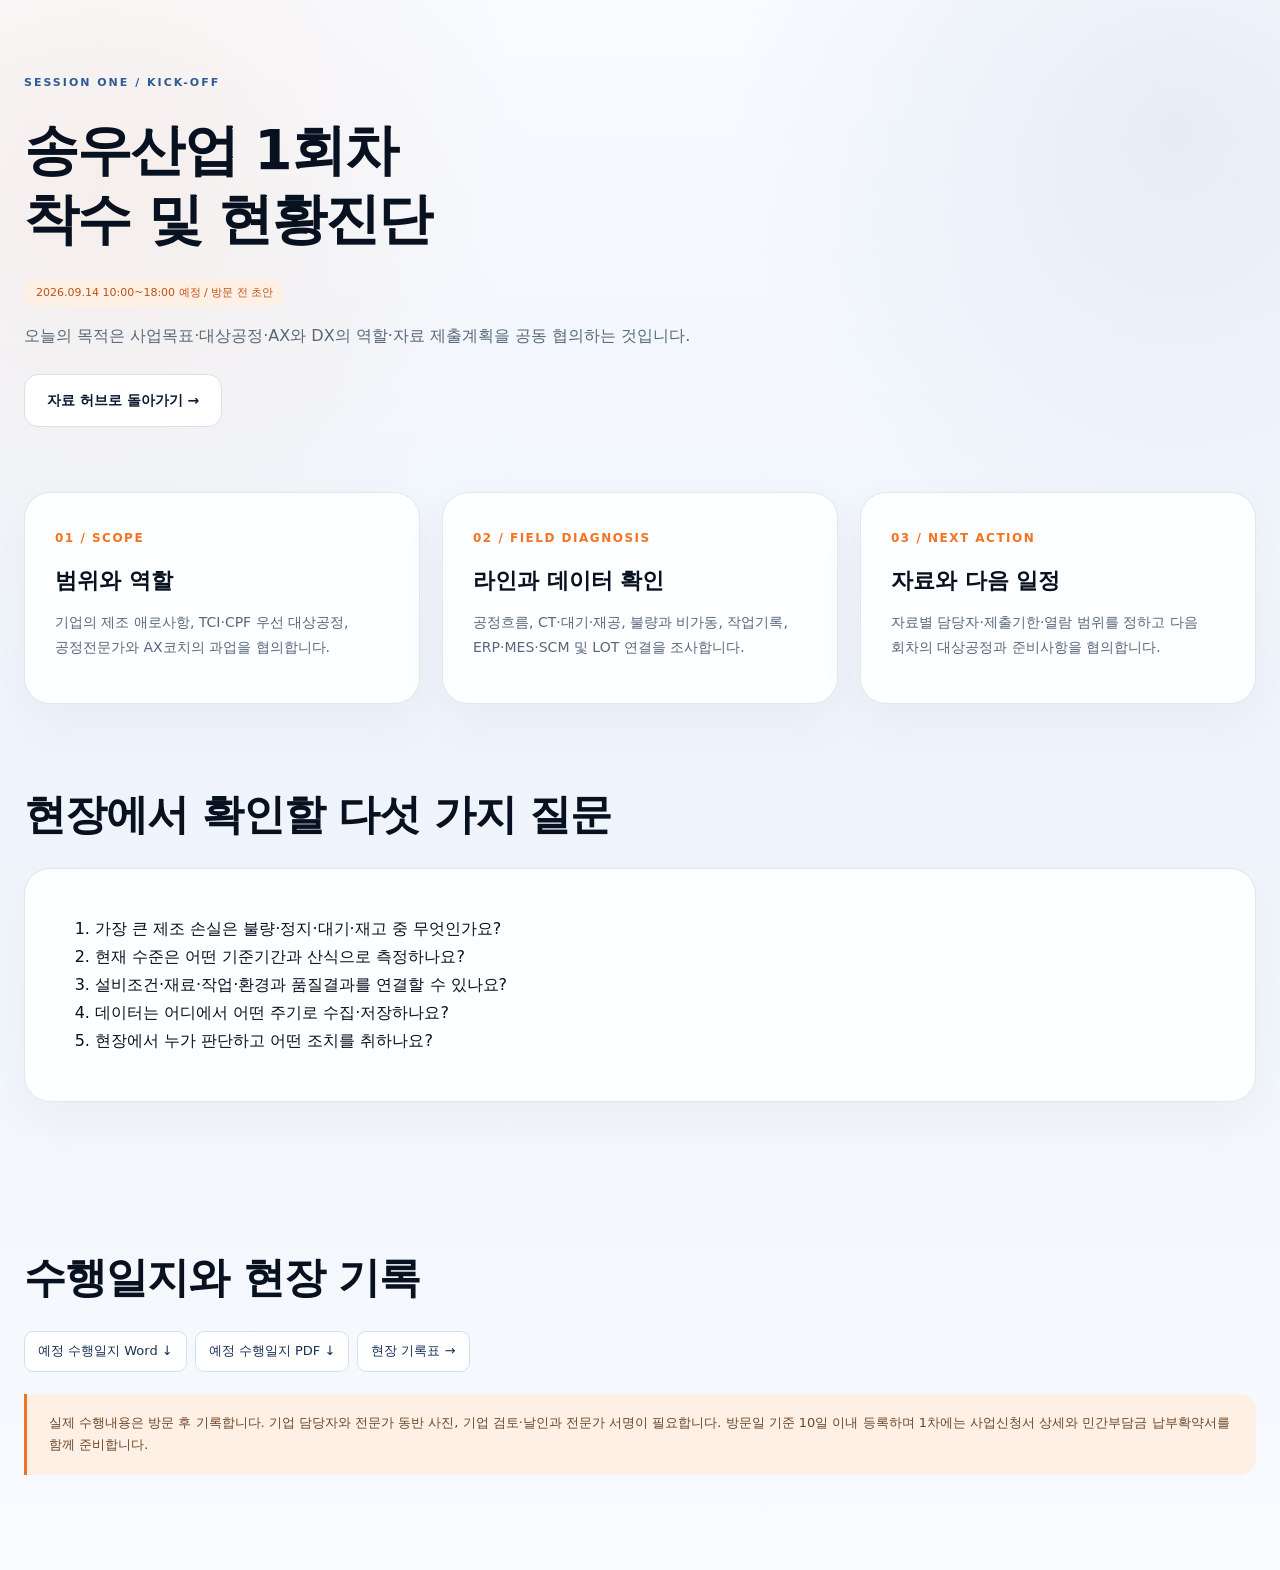
<file: docs/1st-consulting/index.html>
<!doctype html><html lang="ko"><head><meta charset="utf-8"><meta name="viewport" content="width=device-width,initial-scale=1"><title>송우산업 1회차 컨설팅 | 착수 및 현황진단</title><style>
*{box-sizing:border-box}html{scroll-behavior:smooth;scroll-padding-top:110px}body{margin:0;font-family:Pretendard,"맑은 고딕",system-ui,sans-serif;color:#07111f;background:radial-gradient(circle at 8% 12%,#f3732115,transparent 24%),radial-gradient(circle at 92% 8%,#2e5b9315,transparent 24%),linear-gradient(180deg,#f8fbff,#eef4fb 48%,#f8fbff);line-height:1.75;word-break:keep-all}a{color:inherit;text-decoration:none}a:focus-visible,summary:focus-visible{outline:3px solid #f37321;outline-offset:5px}header{position:sticky;top:0;z-index:20;padding:16px 24px}.nav{max-width:1280px;margin:auto;padding:12px 22px;border-radius:40px;display:flex;justify-content:space-between;align-items:center;gap:24px;background:#ffffffdf;border:1px solid #091e421a;backdrop-filter:blur(16px);box-shadow:0 18px 50px #07111f14}.brand{display:flex;align-items:center;gap:12px;flex-shrink:0}.mark{display:grid;place-items:center;width:48px;height:48px;background:#0d1c33;color:#f37321;border-radius:16px;font-weight:800}.brand small{display:block;font-size:10px;color:#2e5b93;letter-spacing:1.6px;font-weight:800}.brand strong{font-size:14px}nav{display:flex;gap:20px}nav a{font-size:13px;color:#536277;white-space:nowrap}nav a:hover{color:#f37321}main{max-width:1280px;margin:auto;padding:8px 24px}.hero{position:relative;overflow:hidden;border-radius:38px;background:radial-gradient(circle at 18% 20%,#f3732133,transparent 30%),linear-gradient(135deg,#081427,#102646 52%,#173153);color:white;padding:64px 48px;display:grid;grid-template-columns:1.15fr .85fr;gap:44px;box-shadow:0 24px 70px #07111f1a}.hero:before{content:"";position:absolute;inset:0;pointer-events:none;background-image:linear-gradient(#ffffff09 1px,transparent 1px),linear-gradient(90deg,#ffffff09 1px,transparent 1px);background-size:38px 38px}.hero>div{position:relative}.pill{display:inline-block;border:1px solid #ffffff30;background:#ffffff0d;padding:8px 16px;border-radius:30px;font-size:11px;letter-spacing:1.3px;font-weight:700}h1{font-size:clamp(34px,4.3vw,57px);line-height:1.24;letter-spacing:-1.8px;margin:24px 0}h1 em{font-style:normal;color:#f37321;display:block}.hero p{color:#d4dfeb;font-size:16px}.button{display:inline-flex;align-items:center;justify-content:center;gap:10px;padding:13px 22px;border-radius:14px;background:#f37321;color:white;font-size:14px;font-weight:700;margin:8px 8px 0 0;transition:transform .25s}.button:hover{transform:translateY(-3px)}.button.alt{background:#ffffff10;border:1px solid #ffffff30}.button.light{background:white;color:#0d1c33;border:1px solid #d7e0eb}.hero-art{align-self:center;border-radius:26px;border:1px solid #ffffff26;background:linear-gradient(145deg,#ffffff0c,#07111f99);padding:22px;overflow:hidden;min-width:0}.hero-art svg{width:100%;height:auto;display:block}.hero-art .caption{border-top:1px solid #ffffff20;padding-top:16px}.hero-art small{font-size:10px;color:#f37321;letter-spacing:1.6px}.hero-art strong{display:block;font-size:20px}.hero-art p{font-size:12px;margin-bottom:0}.trust{display:grid;grid-template-columns:repeat(4,1fr);gap:0;border:1px solid #091e4214;background:#ffffffbf;border-radius:24px;box-shadow:0 18px 45px #07111f14;margin:24px 0 32px;padding:22px}.trust div{padding:8px 22px;border-right:1px solid #dbe4ed}.trust div:last-child{border:0}.trust strong{display:block;font-size:27px;letter-spacing:-.5px}.trust small{font-size:12px;color:#64748b}section{padding:65px 0}.eyebrow{font-size:11px;letter-spacing:2px;font-weight:800;color:#2e5b93;text-transform:uppercase}h2{font-size:clamp(28px,3.3vw,42px);line-height:1.35;letter-spacing:-1px;margin:18px 0 24px;max-width:850px}h3{font-size:22px;line-height:1.45;margin:14px 0}.lead{color:#58677b;max-width:830px;font-size:16px}.grid{display:grid;grid-template-columns:repeat(3,1fr);gap:22px}.card{background:#ffffffdb;border:1px solid #091e421a;border-radius:26px;box-shadow:0 18px 50px #07111f0a;padding:30px}.card p{font-size:14px;color:#58677b}.index{color:#f37321;font-size:12px;letter-spacing:1.5px;font-weight:800}.tag{display:inline-block;background:#fff0e5;color:#bd5215;border-radius:20px;padding:4px 12px;font-size:11px}.band{background:#0d1c33;color:white;border-radius:28px;padding:36px;display:grid;grid-template-columns:1fr 1fr;gap:30px;margin-top:24px}.band p{color:#b9c8da;font-size:14px}.band h3{margin-top:0}.history{display:grid;grid-template-columns:.9fr 1.1fr;gap:60px}.milestone{border-left:2px solid #f37321;padding:0 0 28px 28px}.milestone b{color:#2e5b93;font-size:13px}.milestone p{margin:5px 0;font-size:16px}.note{font-size:12px;color:#64748b}.warn{border-left:3px solid #f37321;background:#fff0e5;border-radius:0 16px 16px 0;padding:18px 22px;font-size:13px;margin:22px 0;color:#6c4729}.schedule{display:grid;grid-template-columns:1fr 1fr;gap:18px}details{background:#ffffffdd;border:1px solid #091e421a;border-radius:20px;padding:24px}summary{cursor:pointer;font-weight:700;position:relative;padding-right:25px;list-style:none}summary::-webkit-details-marker{display:none}summary:after{content:"+";position:absolute;right:0;top:10px;color:#f37321;font-size:24px}details[open] summary:after{content:"−"}summary span{display:block;font-size:11px;letter-spacing:1px;color:#2e5b93;margin-bottom:7px}details p{color:#58677b;font-size:14px}.resources{display:grid;grid-template-columns:1.25fr .75fr;gap:22px}.downloads{display:flex;flex-wrap:wrap;gap:8px;margin:16px 0}.downloads a{padding:8px 13px;border:1px solid #d4dfeb;border-radius:9px;color:#173153;font-size:13px;background:white}.downloads a:hover{border-color:#f37321;color:#bd5215}.text-link{display:inline-block;margin-top:14px;color:#2e5b93;font-size:13px;font-weight:700}.contact{padding:42px;border-radius:30px;background:linear-gradient(120deg,#081427,#173153);color:white;display:grid;grid-template-columns:1.2fr .8fr;gap:40px}.contact h2{margin-top:12px}.contact p{color:#bccbdd;font-size:14px}.contact .eyebrow{color:#f6a774}footer{max-width:1280px;margin:0 auto;padding:36px 24px 48px;border-top:1px solid #d9e3ee;font-size:12px;color:#64748b;display:flex;justify-content:space-between;gap:24px}footer a{color:#2e5b93}@media(max-width:1000px){.nav{flex-wrap:wrap;border-radius:24px}nav{width:100%;overflow:auto;padding-bottom:2px}.hero{padding:40px 30px;gap:28px}.trust{padding:12px}.trust div{padding:10px 15px}.trust strong{font-size:23px}}@media(max-width:720px){header{padding:10px 12px}main{padding:0 14px}.nav{padding:10px 14px;gap:10px}nav{gap:18px}.hero{grid-template-columns:1fr;border-radius:26px;padding:34px 24px;gap:26px}h1{font-size:36px}.hero-art svg{max-height:240px}.hero p{font-size:14px}.trust{grid-template-columns:1fr 1fr;border-radius:20px}.trust div:nth-child(2){border-right:0}.grid,.history,.schedule,.resources,.band,.contact{grid-template-columns:1fr}.history{gap:22px}section{padding:42px 0}.card{padding:24px}.band,.contact{padding:28px;gap:14px}.trust strong{font-size:23px}footer{flex-direction:column}}@media(prefers-reduced-motion:reduce){html{scroll-behavior:auto}.button{transition:none}}@media print{header,.button,footer{display:none}.hero{background:#173153;print-color-adjust:exact}section{padding:20px 0}details,.card{break-inside:avoid}}
</style></head><body><main><section><div class="eyebrow">Session one / kick-off</div><h1>송우산업 1회차<br>착수 및 현황진단</h1><span class="tag">2026.09.14 10:00~18:00 예정 / 방문 전 초안</span><p class="lead">오늘의 목적은 사업목표·대상공정·AX와 DX의 역할·자료 제출계획을 공동 협의하는 것입니다.</p><a class="button light" href="../../site/index.html#archive">자료 허브로 돌아가기 →</a></section><div class="grid"><article class="card"><span class="index">01 / SCOPE</span><h3>범위와 역할</h3><p>기업의 제조 애로사항, TCI·CPF 우선 대상공정, 공정전문가와 AX코치의 과업을 협의합니다.</p></article><article class="card"><span class="index">02 / FIELD DIAGNOSIS</span><h3>라인과 데이터 확인</h3><p>공정흐름, CT·대기·재공, 불량과 비가동, 작업기록, ERP·MES·SCM 및 LOT 연결을 조사합니다.</p></article><article class="card"><span class="index">03 / NEXT ACTION</span><h3>자료와 다음 일정</h3><p>자료별 담당자·제출기한·열람 범위를 정하고 다음 회차의 대상공정과 준비사항을 협의합니다.</p></article></div><section><h2>현장에서 확인할 다섯 가지 질문</h2><div class="card"><ol><li>가장 큰 제조 손실은 불량·정지·대기·재고 중 무엇인가요?</li><li>현재 수준은 어떤 기준기간과 산식으로 측정하나요?</li><li>설비조건·재료·작업·환경과 품질결과를 연결할 수 있나요?</li><li>데이터는 어디에서 어떤 주기로 수집·저장하나요?</li><li>현장에서 누가 판단하고 어떤 조치를 취하나요?</li></ol></div></section><section><h2>수행일지와 현장 기록</h2><div class="downloads"><a href="../downloads/songwoo-log-1-draft.docx" download>예정 수행일지 Word ↓</a><a href="../downloads/songwoo-log-1-draft.pdf" download>예정 수행일지 PDF ↓</a><a href="../../proposal/kickoff-checklist.md">현장 기록표 →</a></div><div class="warn">실제 수행내용은 방문 후 기록합니다. 기업 담당자와 전문가 동반 사진, 기업 검토·날인과 전문가 서명이 필요합니다. 방문일 기준 10일 이내 등록하며 1차에는 사업신청서 상세와 민간부담금 납부확약서를 함께 준비합니다.</div></section></main></body></html>
</file>
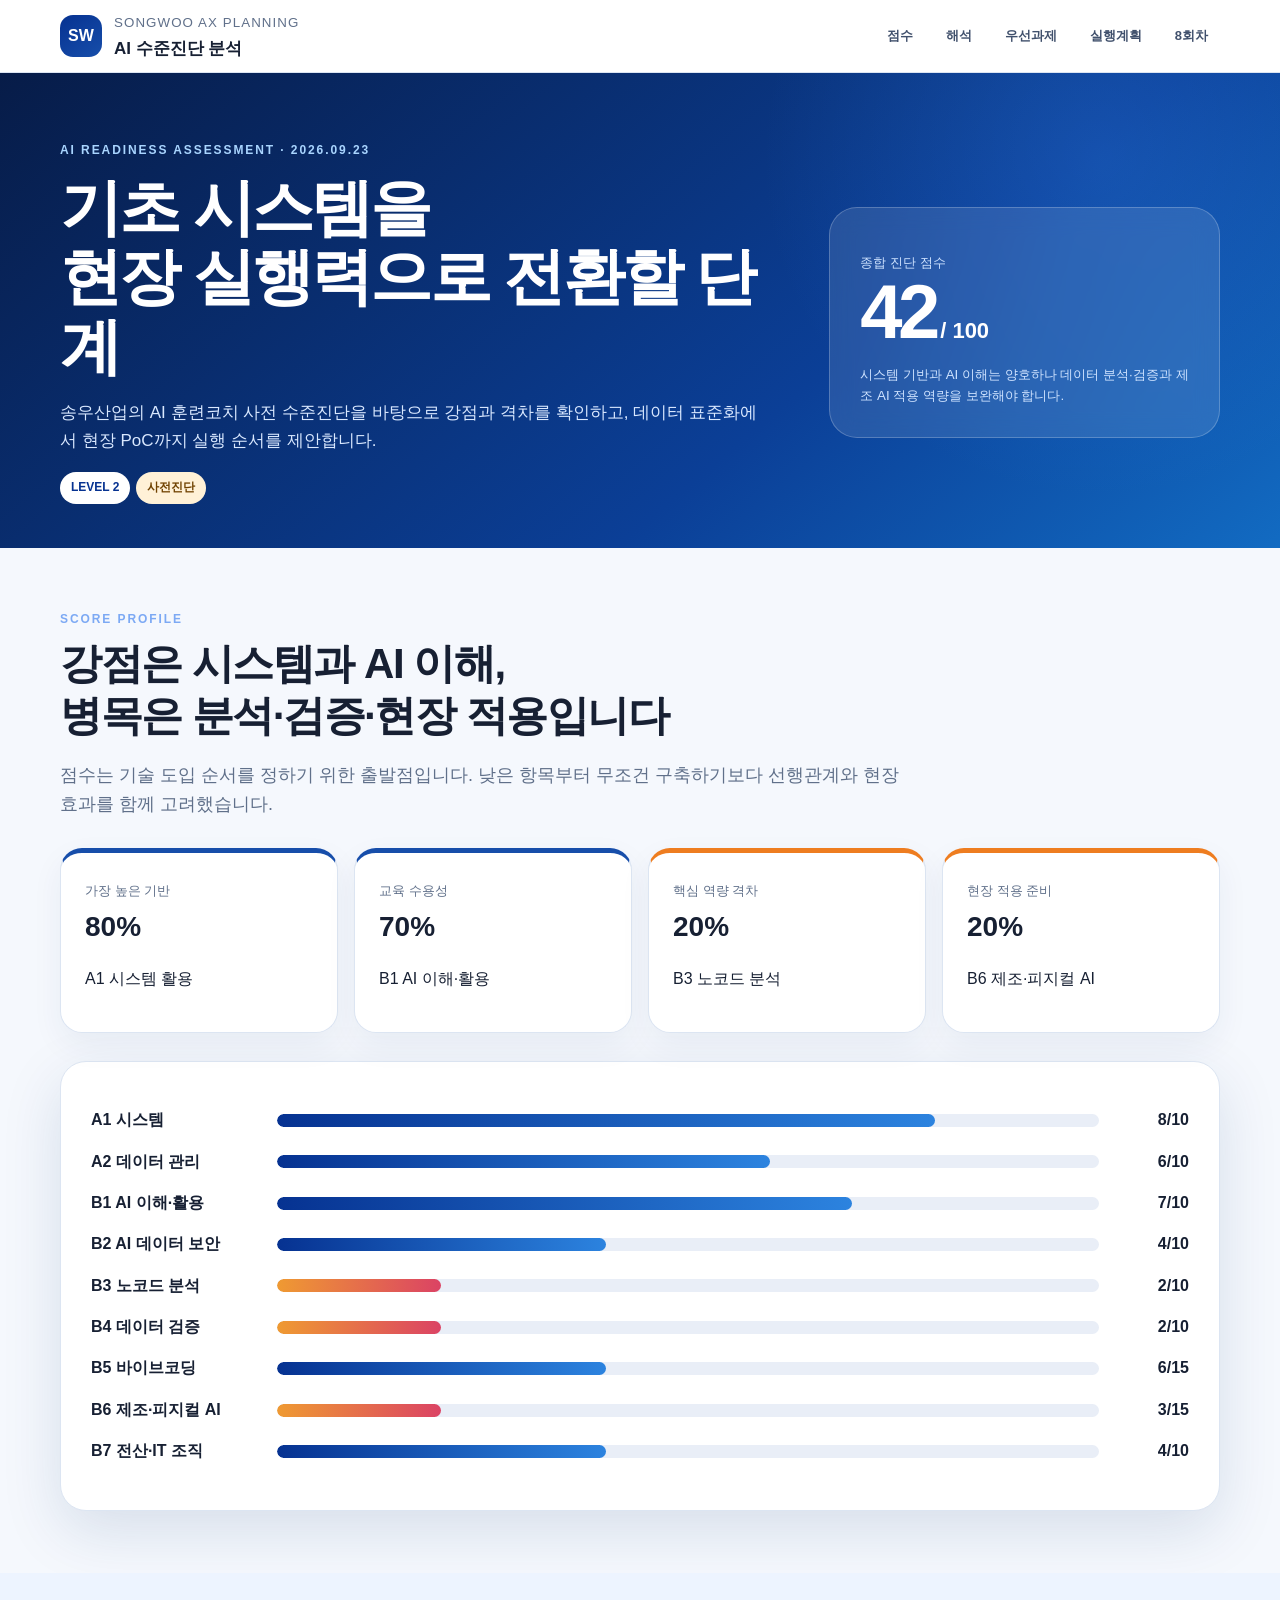
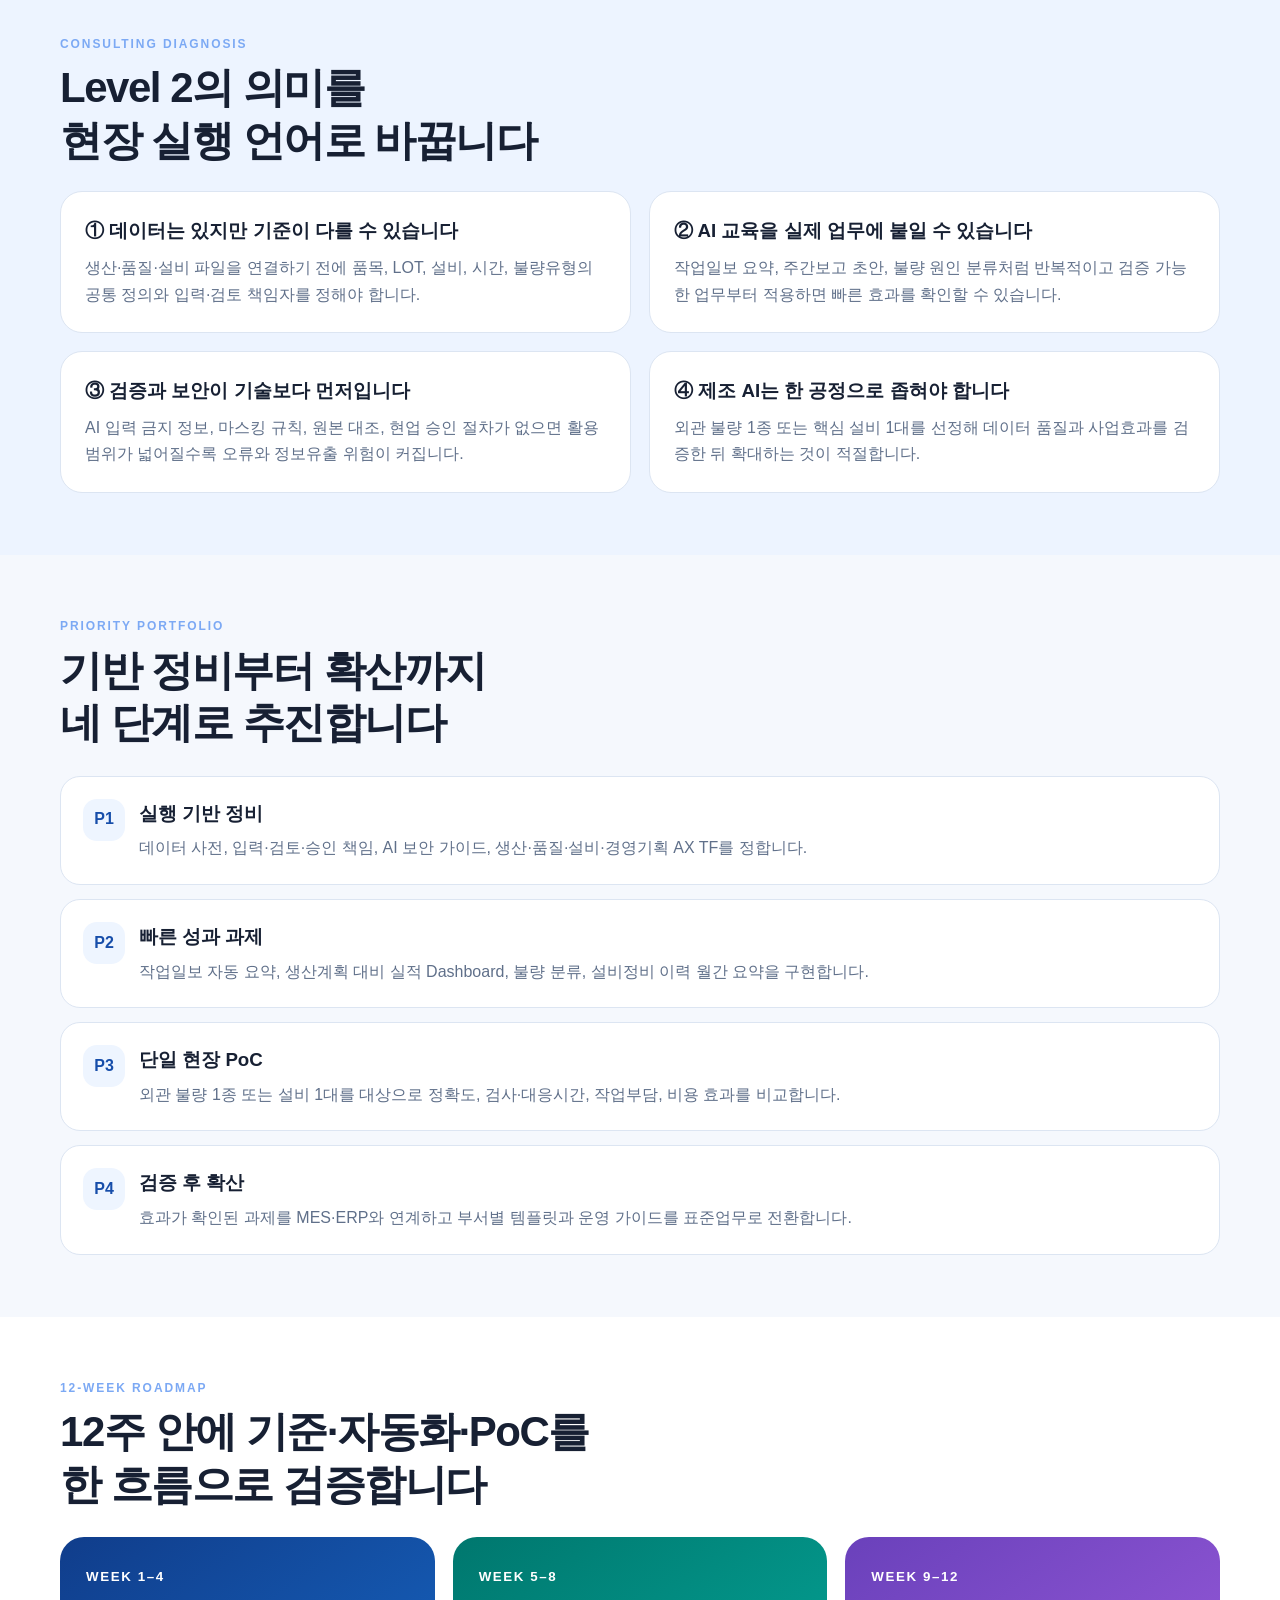
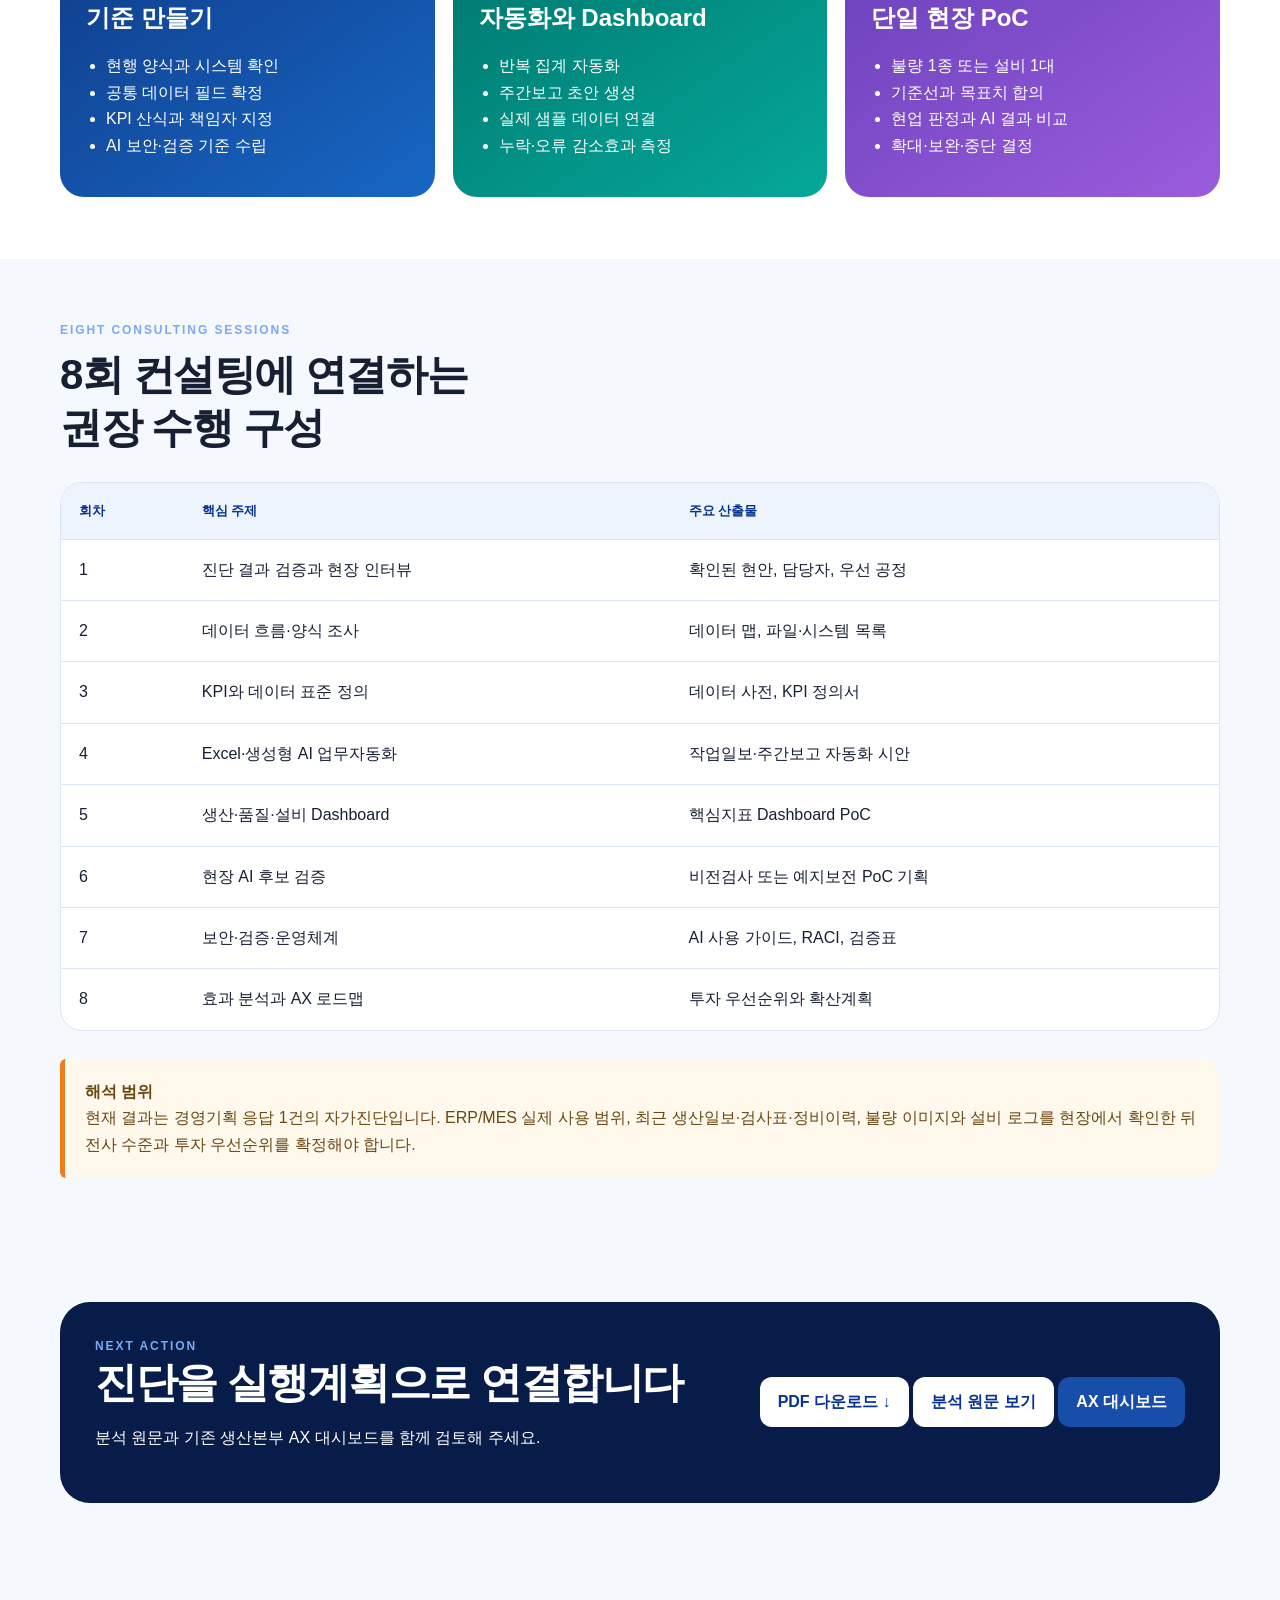
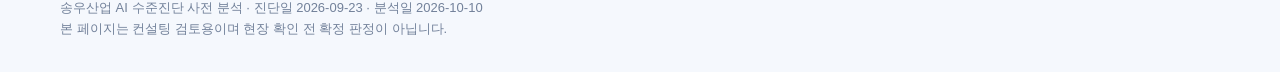
<file: docs/ai-level-analysis/index.html>
<!doctype html>
<html lang="ko">
<head>
  <meta charset="utf-8">
  <meta name="viewport" content="width=device-width,initial-scale=1">
  <meta name="description" content="송우산업 AI 훈련코치 사전 수준진단 결과와 실행 로드맵">
  <title>송우산업 | AI 수준진단 분석</title>
  <style>
    :root{--blue:#174eaa;--deep:#063291;--red:#db0025;--sky:#eef5ff;--ink:#172033;--muted:#60708a;--line:#dce5f2;--teal:#00897b;--orange:#ee7d20;--purple:#7457d5;--shadow:0 20px 60px rgba(18,53,111,.13)}
    *{box-sizing:border-box}html{scroll-behavior:smooth}body{margin:0;font-family:Pretendard,"Noto Sans KR","Malgun Gothic",sans-serif;color:var(--ink);background:#f5f8fd;line-height:1.65}a{color:inherit}.wrap{width:min(1160px,calc(100% - 36px));margin:auto}.top{background:#fff;border-bottom:1px solid var(--line);position:sticky;top:0;z-index:5}.nav{min-height:72px;display:flex;align-items:center;justify-content:space-between;gap:24px}.brand{display:flex;align-items:center;gap:12px;text-decoration:none}.mark{width:42px;height:42px;border-radius:13px;background:linear-gradient(145deg,var(--deep),var(--blue));color:#fff;font-weight:900;display:grid;place-items:center}.brand strong{display:block;font-size:17px}.brand small{color:var(--muted);letter-spacing:.08em}.navlinks{display:flex;gap:9px;flex-wrap:wrap}.navlinks a{padding:8px 12px;border-radius:999px;text-decoration:none;font-size:13px;font-weight:800;color:#40506c}.navlinks a:hover{background:var(--sky);color:var(--blue)}
    .hero{padding:68px 0 44px;background:radial-gradient(circle at 86% 18%,rgba(58,145,255,.22),transparent 29%),linear-gradient(140deg,#071c48,#0b3f97 64%,#126bc2);color:#fff}.hero-grid{display:grid;grid-template-columns:1.4fr .75fr;gap:40px;align-items:center}.eyebrow{font-size:12px;font-weight:900;letter-spacing:.16em;text-transform:uppercase;color:#7ca9f4}.hero .eyebrow{color:#a9d5ff}.hero h1{font-size:clamp(34px,5vw,62px);line-height:1.12;margin:12px 0 18px;letter-spacing:-.045em}.hero p{color:#d9e8ff;font-size:17px;max-width:700px}.score{background:rgba(255,255,255,.11);border:1px solid rgba(255,255,255,.22);border-radius:28px;padding:30px;backdrop-filter:blur(12px)}.score b{font-size:76px;line-height:1;letter-spacing:-.06em}.score span{font-size:22px;font-weight:900}.score small{display:block;margin-top:14px;color:#cfe3ff}.pill{display:inline-flex;padding:6px 11px;border-radius:999px;background:#fff;color:var(--deep);font-size:12px;font-weight:900;margin-right:6px}.warning{background:#fff1d7;color:#704200}.section{padding:62px 0}.section h2{font-size:clamp(27px,4vw,42px);line-height:1.25;margin:8px 0 12px;letter-spacing:-.035em}.lead{font-size:18px;color:var(--muted);max-width:850px}.cards{display:grid;grid-template-columns:repeat(4,1fr);gap:16px;margin-top:28px}.card{background:#fff;border:1px solid var(--line);border-radius:22px;padding:24px;box-shadow:0 12px 32px rgba(25,57,108,.06)}.card strong{font-size:28px;display:block}.card small{color:var(--muted)}.strong{border-top:5px solid var(--blue)}.gap{border-top:5px solid var(--orange)}.panel{background:#fff;border:1px solid var(--line);border-radius:26px;padding:30px;box-shadow:var(--shadow);margin-top:28px}.barrow{display:grid;grid-template-columns:170px 1fr 74px;gap:16px;align-items:center;margin:15px 0}.barrow label{font-weight:800}.track{height:13px;border-radius:999px;background:#e9eef7;overflow:hidden}.fill{height:100%;width:var(--v);background:linear-gradient(90deg,var(--deep),#2c83df);border-radius:999px}.low .fill{background:linear-gradient(90deg,#ef9a32,#db4364)}.barrow b{text-align:right}.insight{display:grid;grid-template-columns:1fr 1fr;gap:18px;margin-top:24px}.insight article{border-radius:22px;padding:24px;background:#fff;border:1px solid var(--line)}.insight h3{margin:0 0 8px}.insight p{color:var(--muted);margin:0}.priority{counter-reset:p;display:grid;gap:14px;margin-top:26px}.priority article{counter-increment:p;background:#fff;border:1px solid var(--line);border-radius:20px;padding:22px 22px 22px 78px;position:relative}.priority article:before{content:"P" counter(p);position:absolute;left:22px;top:22px;width:42px;height:42px;border-radius:14px;background:var(--sky);color:var(--blue);font-weight:900;display:grid;place-items:center}.priority h3{margin:0}.priority p{margin:6px 0 0;color:var(--muted)}.road{display:grid;grid-template-columns:repeat(3,1fr);gap:18px;margin-top:26px}.phase{border-radius:24px;padding:26px;color:#fff;min-height:260px}.phase:nth-child(1){background:linear-gradient(145deg,#103d8b,#1767c4)}.phase:nth-child(2){background:linear-gradient(145deg,#00776e,#05a89a)}.phase:nth-child(3){background:linear-gradient(145deg,#6a41bb,#9b5cdc)}.phase small{font-weight:900;letter-spacing:.12em}.phase h3{font-size:24px;margin:8px 0}.phase ul{padding-left:20px;margin-bottom:0}.tablebox{overflow:auto;margin-top:28px;border-radius:22px;border:1px solid var(--line);background:#fff}table{width:100%;border-collapse:collapse;min-width:760px}th,td{text-align:left;padding:17px 18px;border-bottom:1px solid var(--line);vertical-align:top}th{background:#eef4fd;color:var(--deep);font-size:13px}tr:last-child td{border:0}.note{margin-top:28px;border-left:5px solid var(--orange);background:#fff8ec;border-radius:6px 18px 18px 6px;padding:20px;color:#684711}.cta{background:#071c48;color:#fff;border-radius:30px;padding:35px;display:flex;justify-content:space-between;gap:25px;align-items:center}.cta h2{margin:0}.button{display:inline-flex;padding:12px 18px;border-radius:12px;background:#fff;color:var(--deep);font-weight:900;text-decoration:none;white-space:nowrap}.button.blue{background:var(--blue);color:#fff}.foot{padding:32px 0;color:#72819a;font-size:13px}.onlyprint{display:none}
    @media(max-width:850px){.hero-grid,.insight{grid-template-columns:1fr}.cards{grid-template-columns:1fr 1fr}.road{grid-template-columns:1fr}.navlinks{display:none}.score{max-width:420px}.barrow{grid-template-columns:120px 1fr 52px}.cta{align-items:flex-start;flex-direction:column}}
    @media(max-width:520px){.cards{grid-template-columns:1fr}.hero{padding-top:42px}.score b{font-size:62px}.panel{padding:20px}.barrow{grid-template-columns:1fr 52px}.barrow .track{grid-column:1/3;grid-row:2}.priority article{padding-left:70px}}
    @media print{.top,.cta{display:none}.hero{background:#fff;color:#172033;padding:20px 0}.hero p,.hero .eyebrow{color:#60708a}.score{border:1px solid #ccd5e3}.section{padding:25px 0}.card,.panel,.insight article{box-shadow:none}.phase{color:#172033;border:1px solid #ccd5e3;background:#fff!important}.card,.insight article,.phase,.priority article,.barrow{break-inside:avoid}.tablebox{overflow:visible}table{min-width:0;font-size:10px}.onlyprint{display:block}}
  </style>
</head>
<body>
  <header class="top"><div class="wrap nav"><a class="brand" href="../../site/"><span class="mark">SW</span><span><small>SONGWOO AX PLANNING</small><strong>AI 수준진단 분석</strong></span></a><nav class="navlinks"><a href="#profile">점수</a><a href="#diagnosis">해석</a><a href="#priority">우선과제</a><a href="#roadmap">실행계획</a><a href="#sessions">8회차</a></nav></div></header>
  <main>
    <section class="hero"><div class="wrap hero-grid"><div><div class="eyebrow">AI readiness assessment · 2026.09.23</div><h1>기초 시스템을<br>현장 실행력으로 전환할 단계</h1><p>송우산업의 AI 훈련코치 사전 수준진단을 바탕으로 강점과 격차를 확인하고, 데이터 표준화에서 현장 PoC까지 실행 순서를 제안합니다.</p><span class="pill">LEVEL 2</span><span class="pill warning">사전진단</span></div><div class="score"><small>종합 진단 점수</small><b>42</b> <span>/ 100</span><small>시스템 기반과 AI 이해는 양호하나 데이터 분석·검증과 제조 AI 적용 역량을 보완해야 합니다.</small></div></div></section>

    <section class="section" id="profile"><div class="wrap"><div class="eyebrow">Score profile</div><h2>강점은 시스템과 AI 이해,<br>병목은 분석·검증·현장 적용입니다</h2><p class="lead">점수는 기술 도입 순서를 정하기 위한 출발점입니다. 낮은 항목부터 무조건 구축하기보다 선행관계와 현장 효과를 함께 고려했습니다.</p><div class="cards"><article class="card strong"><small>가장 높은 기반</small><strong>80%</strong><p>A1 시스템 활용</p></article><article class="card strong"><small>교육 수용성</small><strong>70%</strong><p>B1 AI 이해·활용</p></article><article class="card gap"><small>핵심 역량 격차</small><strong>20%</strong><p>B3 노코드 분석</p></article><article class="card gap"><small>현장 적용 준비</small><strong>20%</strong><p>B6 제조·피지컬 AI</p></article></div><div class="panel" aria-label="항목별 점수 막대그래프"><div class="barrow"><label>A1 시스템</label><div class="track"><div class="fill" style="--v:80%"></div></div><b>8/10</b></div><div class="barrow"><label>A2 데이터 관리</label><div class="track"><div class="fill" style="--v:60%"></div></div><b>6/10</b></div><div class="barrow"><label>B1 AI 이해·활용</label><div class="track"><div class="fill" style="--v:70%"></div></div><b>7/10</b></div><div class="barrow"><label>B2 AI 데이터 보안</label><div class="track"><div class="fill" style="--v:40%"></div></div><b>4/10</b></div><div class="barrow low"><label>B3 노코드 분석</label><div class="track"><div class="fill" style="--v:20%"></div></div><b>2/10</b></div><div class="barrow low"><label>B4 데이터 검증</label><div class="track"><div class="fill" style="--v:20%"></div></div><b>2/10</b></div><div class="barrow"><label>B5 바이브코딩</label><div class="track"><div class="fill" style="--v:40%"></div></div><b>6/15</b></div><div class="barrow low"><label>B6 제조·피지컬 AI</label><div class="track"><div class="fill" style="--v:20%"></div></div><b>3/15</b></div><div class="barrow"><label>B7 전산·IT 조직</label><div class="track"><div class="fill" style="--v:40%"></div></div><b>4/10</b></div></div></div></section>

    <section class="section" id="diagnosis" style="background:#edf4ff"><div class="wrap"><div class="eyebrow">Consulting diagnosis</div><h2>Level 2의 의미를<br>현장 실행 언어로 바꿉니다</h2><div class="insight"><article><h3>① 데이터는 있지만 기준이 다를 수 있습니다</h3><p>생산·품질·설비 파일을 연결하기 전에 품목, LOT, 설비, 시간, 불량유형의 공통 정의와 입력·검토 책임자를 정해야 합니다.</p></article><article><h3>② AI 교육을 실제 업무에 붙일 수 있습니다</h3><p>작업일보 요약, 주간보고 초안, 불량 원인 분류처럼 반복적이고 검증 가능한 업무부터 적용하면 빠른 효과를 확인할 수 있습니다.</p></article><article><h3>③ 검증과 보안이 기술보다 먼저입니다</h3><p>AI 입력 금지 정보, 마스킹 규칙, 원본 대조, 현업 승인 절차가 없으면 활용 범위가 넓어질수록 오류와 정보유출 위험이 커집니다.</p></article><article><h3>④ 제조 AI는 한 공정으로 좁혀야 합니다</h3><p>외관 불량 1종 또는 핵심 설비 1대를 선정해 데이터 품질과 사업효과를 검증한 뒤 확대하는 것이 적절합니다.</p></article></div></div></section>

    <section class="section" id="priority"><div class="wrap"><div class="eyebrow">Priority portfolio</div><h2>기반 정비부터 확산까지<br>네 단계로 추진합니다</h2><div class="priority"><article><h3>실행 기반 정비</h3><p>데이터 사전, 입력·검토·승인 책임, AI 보안 가이드, 생산·품질·설비·경영기획 AX TF를 정합니다.</p></article><article><h3>빠른 성과 과제</h3><p>작업일보 자동 요약, 생산계획 대비 실적 Dashboard, 불량 분류, 설비정비 이력 월간 요약을 구현합니다.</p></article><article><h3>단일 현장 PoC</h3><p>외관 불량 1종 또는 설비 1대를 대상으로 정확도, 검사·대응시간, 작업부담, 비용 효과를 비교합니다.</p></article><article><h3>검증 후 확산</h3><p>효과가 확인된 과제를 MES·ERP와 연계하고 부서별 템플릿과 운영 가이드를 표준업무로 전환합니다.</p></article></div></div></section>

    <section class="section" id="roadmap" style="background:#fff"><div class="wrap"><div class="eyebrow">12-week roadmap</div><h2>12주 안에 기준·자동화·PoC를<br>한 흐름으로 검증합니다</h2><div class="road"><article class="phase"><small>WEEK 1–4</small><h3>기준 만들기</h3><ul><li>현행 양식과 시스템 확인</li><li>공통 데이터 필드 확정</li><li>KPI 산식과 책임자 지정</li><li>AI 보안·검증 기준 수립</li></ul></article><article class="phase"><small>WEEK 5–8</small><h3>자동화와 Dashboard</h3><ul><li>반복 집계 자동화</li><li>주간보고 초안 생성</li><li>실제 샘플 데이터 연결</li><li>누락·오류 감소효과 측정</li></ul></article><article class="phase"><small>WEEK 9–12</small><h3>단일 현장 PoC</h3><ul><li>불량 1종 또는 설비 1대</li><li>기준선과 목표치 합의</li><li>현업 판정과 AI 결과 비교</li><li>확대·보완·중단 결정</li></ul></article></div></div></section>

    <section class="section" id="sessions"><div class="wrap"><div class="eyebrow">Eight consulting sessions</div><h2>8회 컨설팅에 연결하는<br>권장 수행 구성</h2><div class="tablebox"><table><thead><tr><th>회차</th><th>핵심 주제</th><th>주요 산출물</th></tr></thead><tbody><tr><td>1</td><td>진단 결과 검증과 현장 인터뷰</td><td>확인된 현안, 담당자, 우선 공정</td></tr><tr><td>2</td><td>데이터 흐름·양식 조사</td><td>데이터 맵, 파일·시스템 목록</td></tr><tr><td>3</td><td>KPI와 데이터 표준 정의</td><td>데이터 사전, KPI 정의서</td></tr><tr><td>4</td><td>Excel·생성형 AI 업무자동화</td><td>작업일보·주간보고 자동화 시안</td></tr><tr><td>5</td><td>생산·품질·설비 Dashboard</td><td>핵심지표 Dashboard PoC</td></tr><tr><td>6</td><td>현장 AI 후보 검증</td><td>비전검사 또는 예지보전 PoC 기획</td></tr><tr><td>7</td><td>보안·검증·운영체계</td><td>AI 사용 가이드, RACI, 검증표</td></tr><tr><td>8</td><td>효과 분석과 AX 로드맵</td><td>투자 우선순위와 확산계획</td></tr></tbody></table></div><div class="note"><strong>해석 범위</strong><br>현재 결과는 경영기획 응답 1건의 자가진단입니다. ERP/MES 실제 사용 범위, 최근 생산일보·검사표·정비이력, 불량 이미지와 설비 로그를 현장에서 확인한 뒤 전사 수준과 투자 우선순위를 확정해야 합니다.</div></div></section>

    <section class="section"><div class="wrap cta"><div><div class="eyebrow">Next action</div><h2>진단을 실행계획으로 연결합니다</h2><p>분석 원문과 기존 생산본부 AX 대시보드를 함께 검토해 주세요.</p></div><div><a class="button" href="../downloads/songwoo-ai-level-analysis.pdf" download>PDF 다운로드 ↓</a> <a class="button" href="../../proposal/%EC%86%A1%EC%9A%B0%EC%82%B0%EC%97%85_AI%EC%88%98%EC%A4%80%EC%A7%84%EB%8B%A8_%EB%B6%84%EC%84%9D.md">분석 원문 보기</a> <a class="button blue" href="../production-ax/">AX 대시보드</a></div></div></section>
  </main>
  <footer class="foot"><div class="wrap">송우산업 AI 수준진단 사전 분석 · 진단일 2026-09-23 · 분석일 2026-10-10<br>본 페이지는 컨설팅 검토용이며 현장 확인 전 확정 판정이 아닙니다.</div></footer>
</body>
</html>
</file>
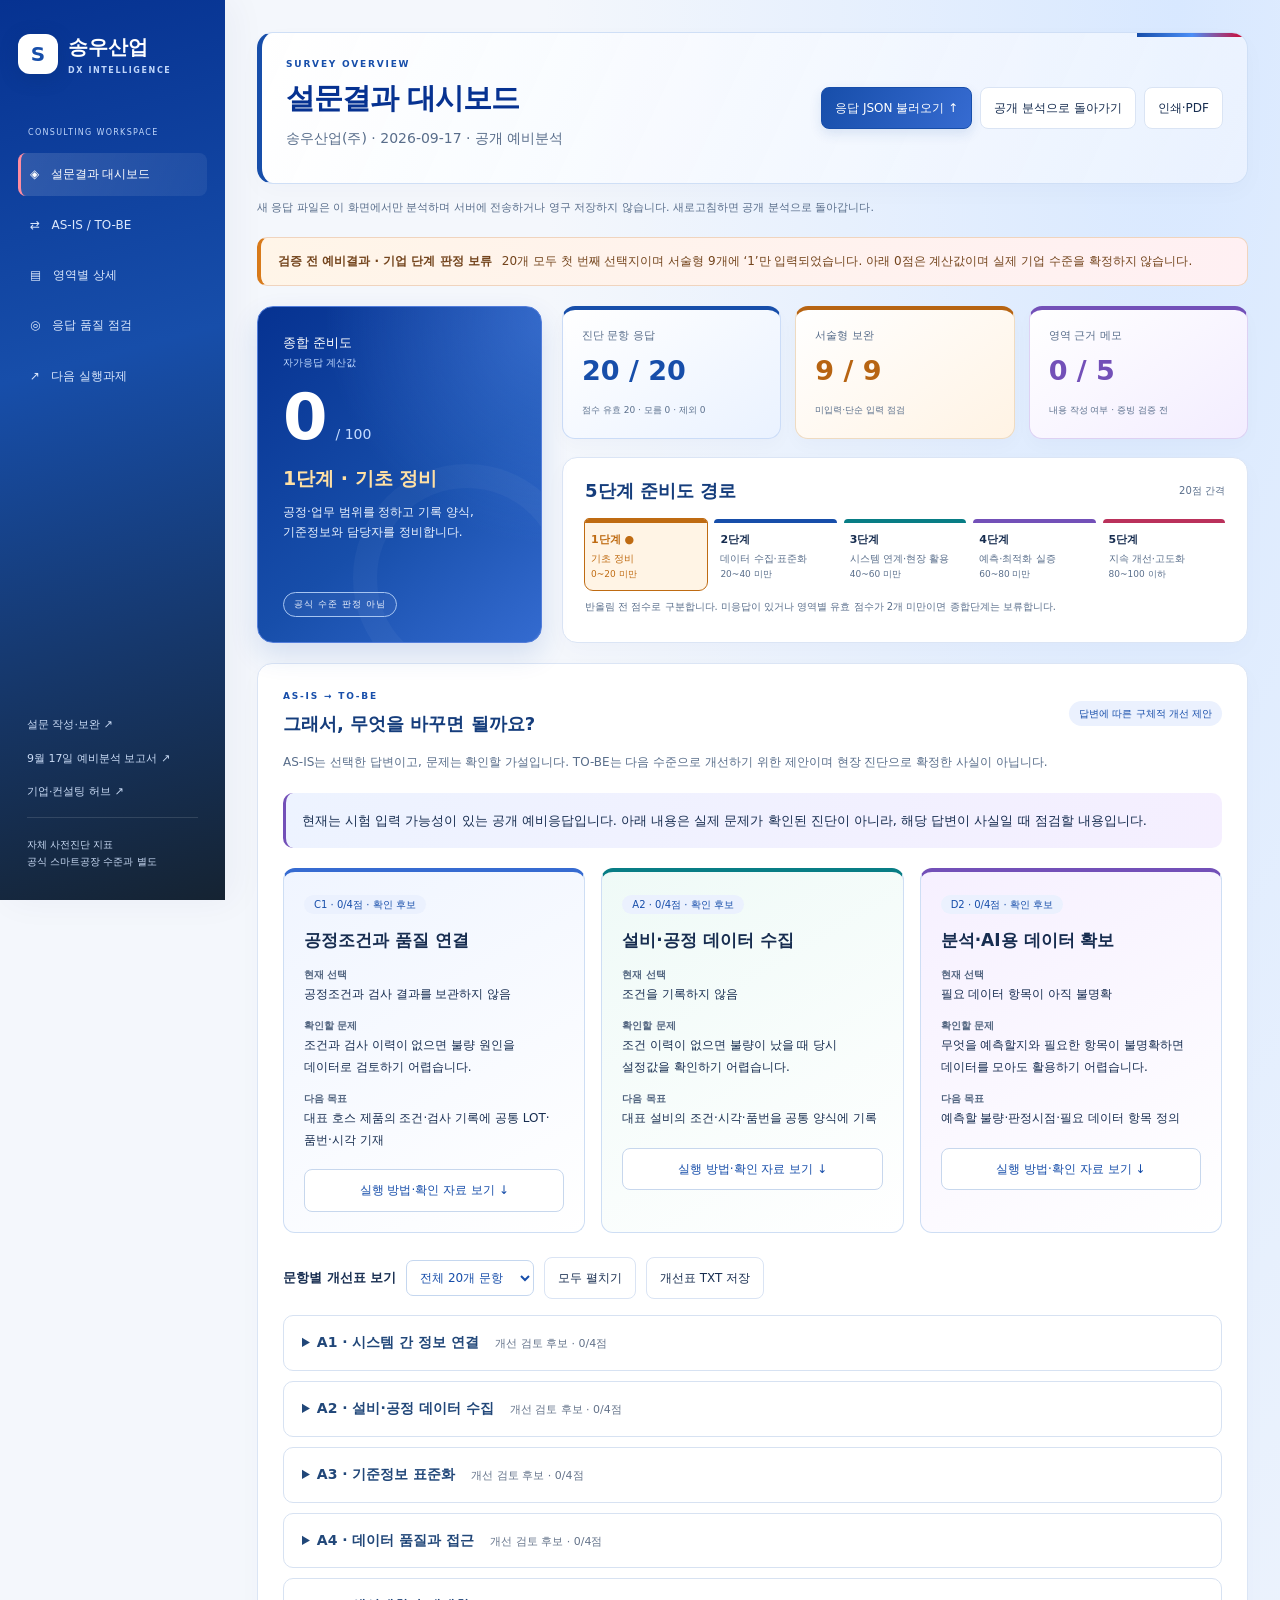
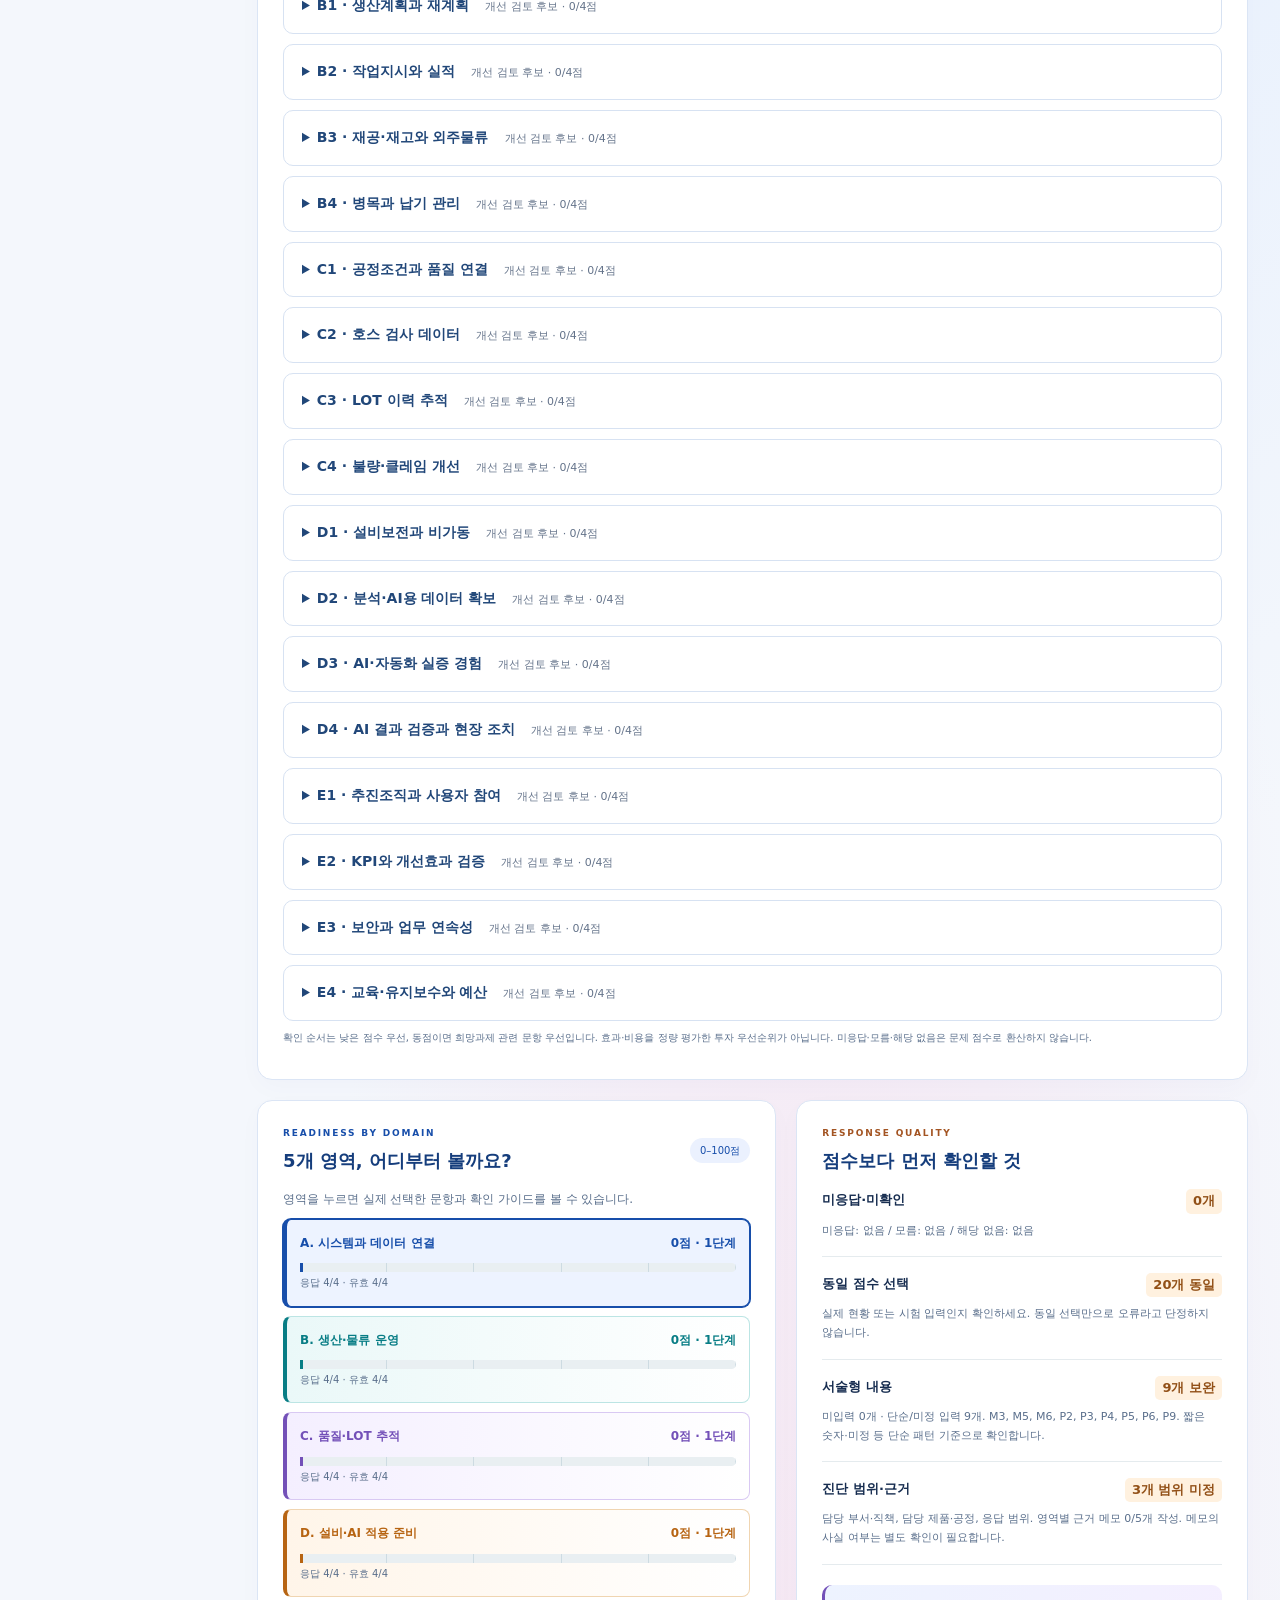
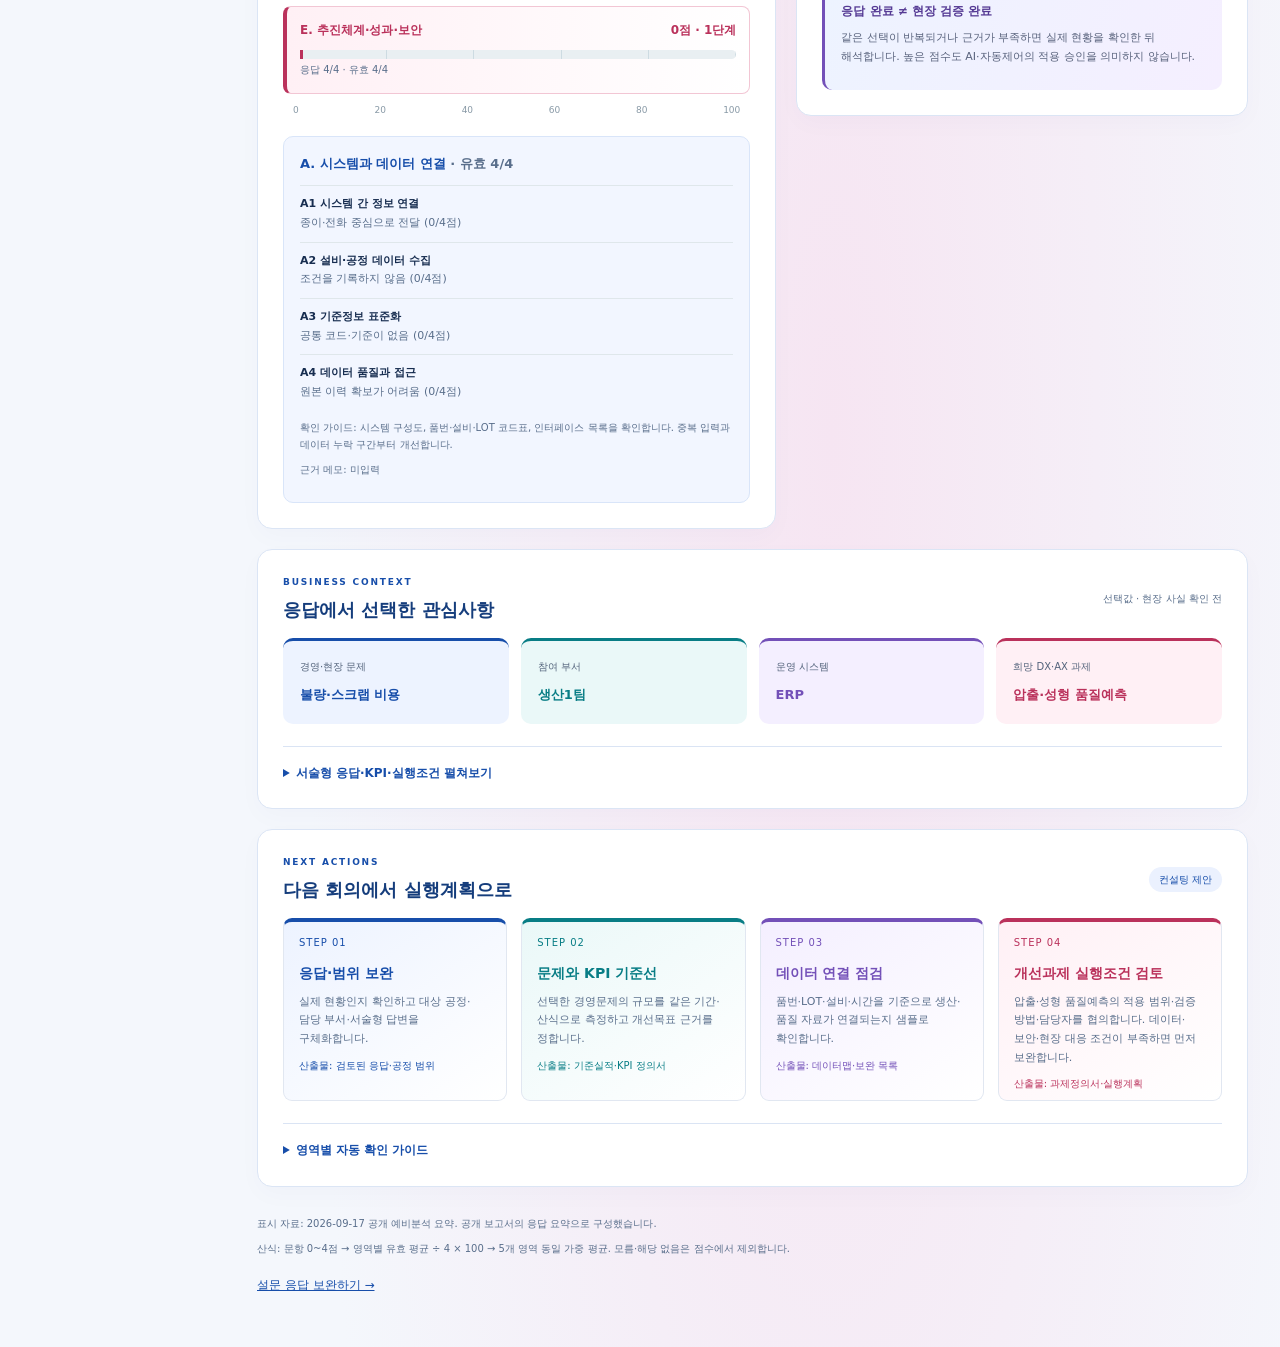
<file: docs/dx-dashboard/index.html>
<!doctype html>
<html lang="ko"><head><meta charset="utf-8"><meta name="viewport" content="width=device-width,initial-scale=1"><meta name="description" content="송우산업 설문결과 대시보드. 5단계 준비도, 영역별 점수, 응답 품질과 후속 실행과제를 한눈에 확인합니다."><title>송우산업 | 설문결과 대시보드</title><link rel="stylesheet" href="dashboard.css"><script defer src="../dx-survey/questions.js"></script><script defer src="../dx-survey/scoring.js"></script><script defer src="../dx-survey/diagnosis.js"></script><script defer src="dashboard.js"></script><link rel="stylesheet" href="../dx-survey/diagnosis.css"></head>
<body><a class="skip" href="#main">본문 바로가기</a><div class="shell"><aside class="sidebar"><a class="brand" href="../../site/index.html"><span class="logo">S</span><span>송우산업<small>DX INTELLIGENCE</small></span></a><p class="nav-label">CONSULTING WORKSPACE</p><nav aria-label="대시보드 탐색"><a class="active" href="#main">◈ &nbsp; 설문결과 대시보드</a><a href="#diagnosis">⇄ &nbsp; AS-IS / TO-BE</a><a href="#domains">▤ &nbsp; 영역별 상세</a><a href="#quality">◎ &nbsp; 응답 품질 점검</a><a href="#next">↗ &nbsp; 다음 실행과제</a></nav><div class="sidebar-bottom"><a href="../dx-survey/">설문 작성·보완 ↗</a><a href="../dx-analysis/2026-09-17/">9월 17일 예비분석 보고서 ↗</a><a href="../../site/index.html">기업·컨설팅 허브 ↗</a><small>자체 사전진단 지표<br>공식 스마트공장 수준과 별도</small></div></aside>
<main id="main"><header><div><p class="eyebrow">SURVEY OVERVIEW</p><h1>설문결과 대시보드</h1><p id="context" class="muted"></p></div><div class="toolbar"><button id="import" class="primary">응답 JSON 불러오기 ↑</button><button id="reset">공개 분석으로 돌아가기</button><button id="print">인쇄·PDF</button><input type="file" id="file" accept=".json,application/json" hidden></div></header><p class="file-note">새 응답 파일은 이 화면에서만 분석하며 서버에 전송하거나 영구 저장하지 않습니다. 새로고침하면 공개 분석으로 돌아갑니다.</p><p id="status" role="status" aria-live="polite"></p><noscript>대시보드를 보려면 브라우저의 JavaScript를 활성화해 주세요.</noscript>
<section class="banner" id="banner" aria-label="해석 유의사항"></section>
<div class="top-grid"><section class="score-card"><div class="score-label">종합 준비도 <span>자가응답 계산값</span></div><div class="score-line"><strong id="score">—</strong><span>/ 100</span></div><h2 id="stage-title">분석 중</h2><p id="stage-desc"></p><span class="outline-chip">공식 수준 판정 아님</span></section><div class="right-overview"><section class="metrics" aria-label="응답 현황"><article><span>진단 문항 응답</span><strong id="answered">—</strong><small id="answered-note"></small></article><article><span>서술형 보완</span><strong id="needs">—</strong><small>미입력·단순 입력 점검</small></article><article><span>영역 근거 메모</span><strong id="notes">—</strong><small>내용 작성 여부 · 증빙 검증 전</small></article></section><section class="panel compact"><div class="section-head"><h2>5단계 준비도 경로</h2><span class="muted">20점 간격</span></div><div id="stages" class="stages"></div><p class="tiny">반올림 전 점수로 구분합니다. 미응답이 있거나 영역별 유효 점수가 2개 미만이면 종합단계는 보류합니다.</p></section></div></div>
<section class="panel" id="diagnosis"><div class="section-head"><div><p class="eyebrow">AS-IS → TO-BE</p><h2>그래서, 무엇을 바꾸면 될까요?</h2></div><span class="pill">답변에 따른 구체적 개선 제안</span></div><p class="small muted">AS-IS는 선택한 답변이고, 문제는 확인할 가설입니다. TO-BE는 다음 수준으로 개선하기 위한 제안이며 현장 진단으로 확정한 사실이 아닙니다.</p><p id="diagnosis-summary" class="insight"></p><div id="priority-cards" class="priority-cards"></div><div class="diagnosis-controls"><label for="diagnosis-filter">문항별 개선표 보기</label><select id="diagnosis-filter"><option value="all">전체 20개 문항</option value="A">A 시스템·데이터</option><option value="B">B 생산·물류</option><option value="C">C 품질·LOT</option><option value="D">D 설비·AI</option><option value="E">E 추진체계·성과</option></select><button id="expand-diagnosis" type="button">모두 펼치기</button><button id="download-diagnosis" type="button">개선표 TXT 저장</button></div><div id="diagnosis-list"></div><p class="tiny">확인 순서는 낮은 점수 우선, 동점이면 희망과제 관련 문항 우선입니다. 효과·비용을 정량 평가한 투자 우선순위가 아닙니다. 미응답·모름·해당 없음은 문제 점수로 환산하지 않습니다.</p></section><div class="two-col"><section class="panel" id="domains"><div class="section-head"><div><p class="eyebrow">READINESS BY DOMAIN</p><h2>5개 영역, 어디부터 볼까요?</h2></div><span class="pill">0–100점</span></div><p class="muted small">영역을 누르면 실제 선택한 문항과 확인 가이드를 볼 수 있습니다.</p><div id="bars"></div><div class="axis"><span>0</span><span>20</span><span>40</span><span>60</span><span>80</span><span>100</span></div><div class="detail" id="detail" aria-live="polite"></div></section>
<section class="panel" id="quality"><div class="section-head"><div><p class="eyebrow">RESPONSE QUALITY</p><h2>점수보다 먼저 확인할 것</h2></div></div><div id="quality-items"></div><div class="insight"><b>응답 완료 ≠ 현장 검증 완료</b><p>같은 선택이 반복되거나 근거가 부족하면 실제 현황을 확인한 뒤 해석합니다. 높은 점수도 AI·자동제어의 적용 승인을 의미하지 않습니다.</p></div></section></div>
<section class="panel"><div class="section-head"><div><p class="eyebrow">BUSINESS CONTEXT</p><h2>응답에서 선택한 관심사항</h2></div><span class="muted small">선택값 · 현장 사실 확인 전</span></div><div id="interests" class="interests"></div><details><summary>서술형 응답·KPI·실행조건 펼쳐보기</summary><div id="narratives"></div></details></section>
<section class="panel" id="next"><div class="section-head"><div><p class="eyebrow">NEXT ACTIONS</p><h2>다음 회의에서 실행계획으로</h2></div><span class="pill">컨설팅 제안</span></div><div id="actions" class="action-grid"></div><details><summary>영역별 자동 확인 가이드</summary><ul id="recommendations"></ul></details></section>
<footer><p id="source"></p><p>산식: 문항 0~4점 → 영역별 유효 평균 ÷ 4 × 100 → 5개 영역 동일 가중 평균. 모름·해당 없음은 점수에서 제외합니다.</p><a href="../dx-survey/">설문 응답 보완하기 →</a></footer></main></div></body></html>
</file>
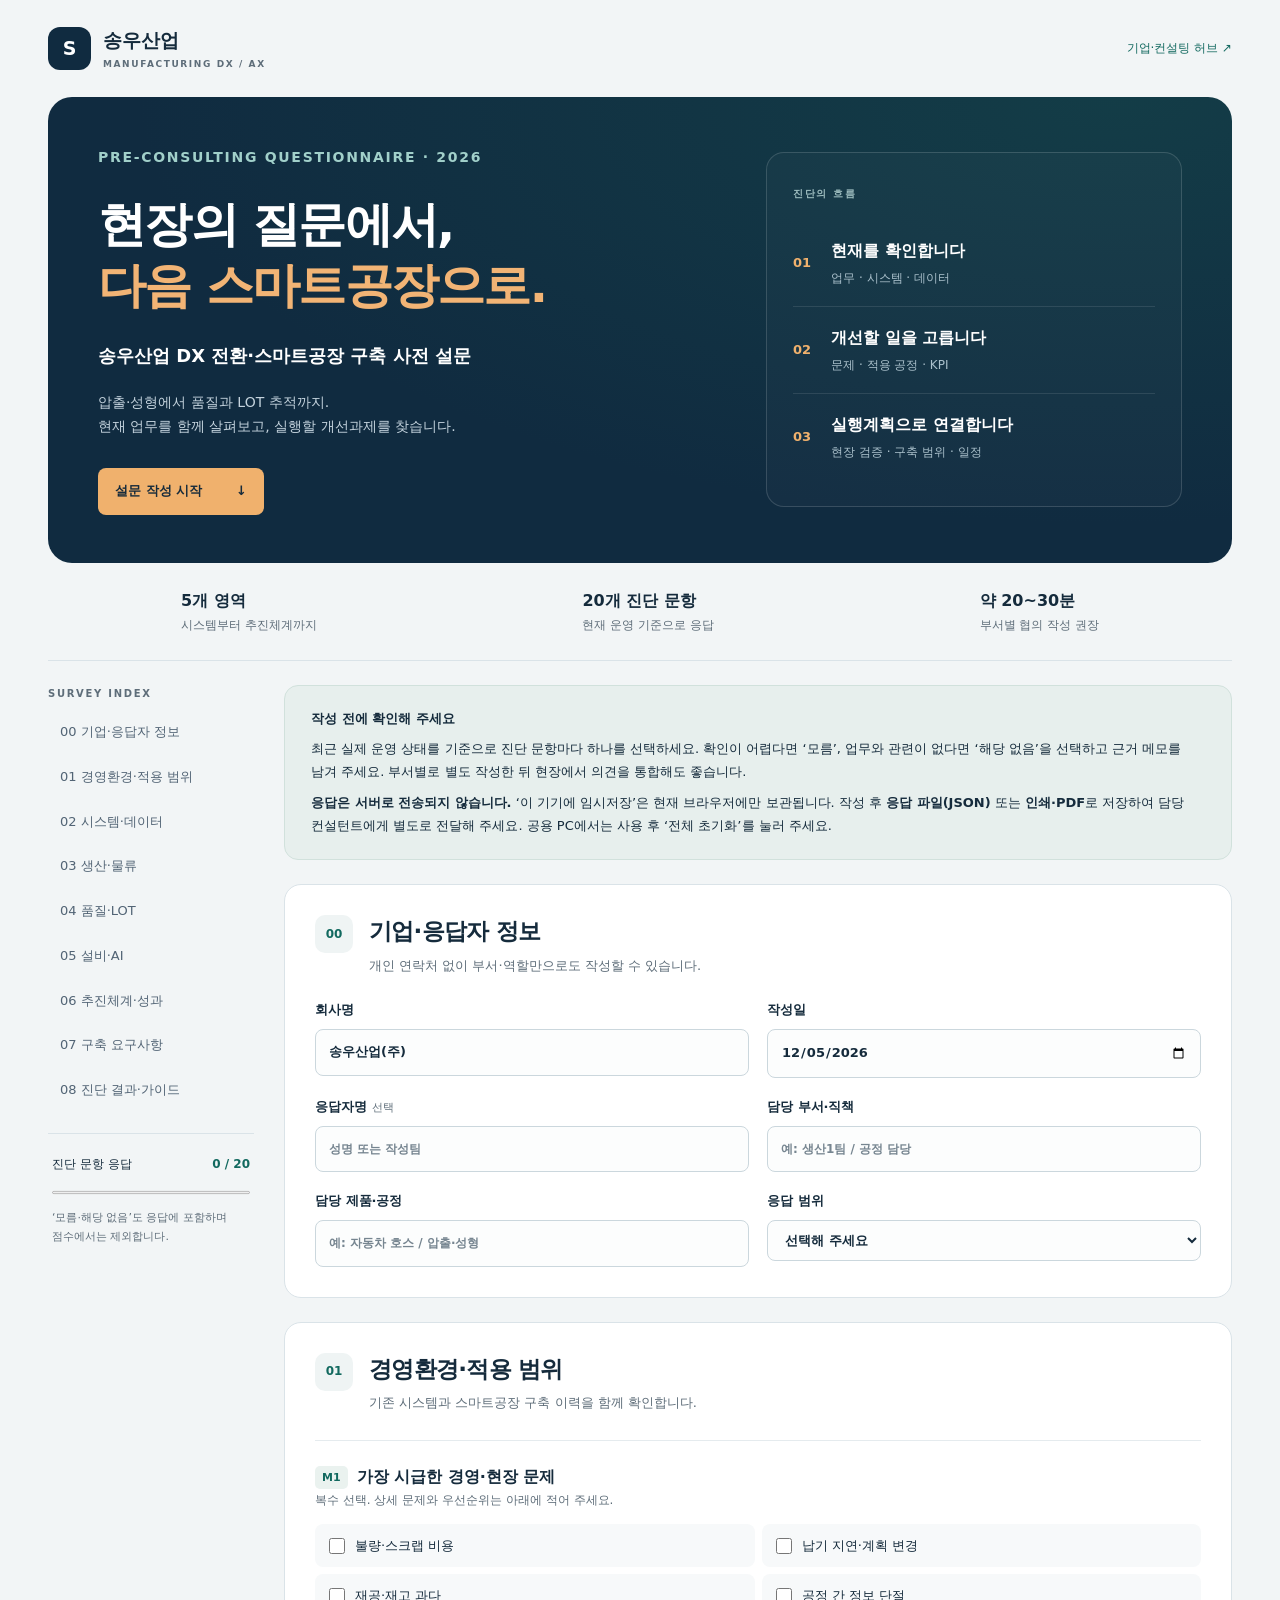
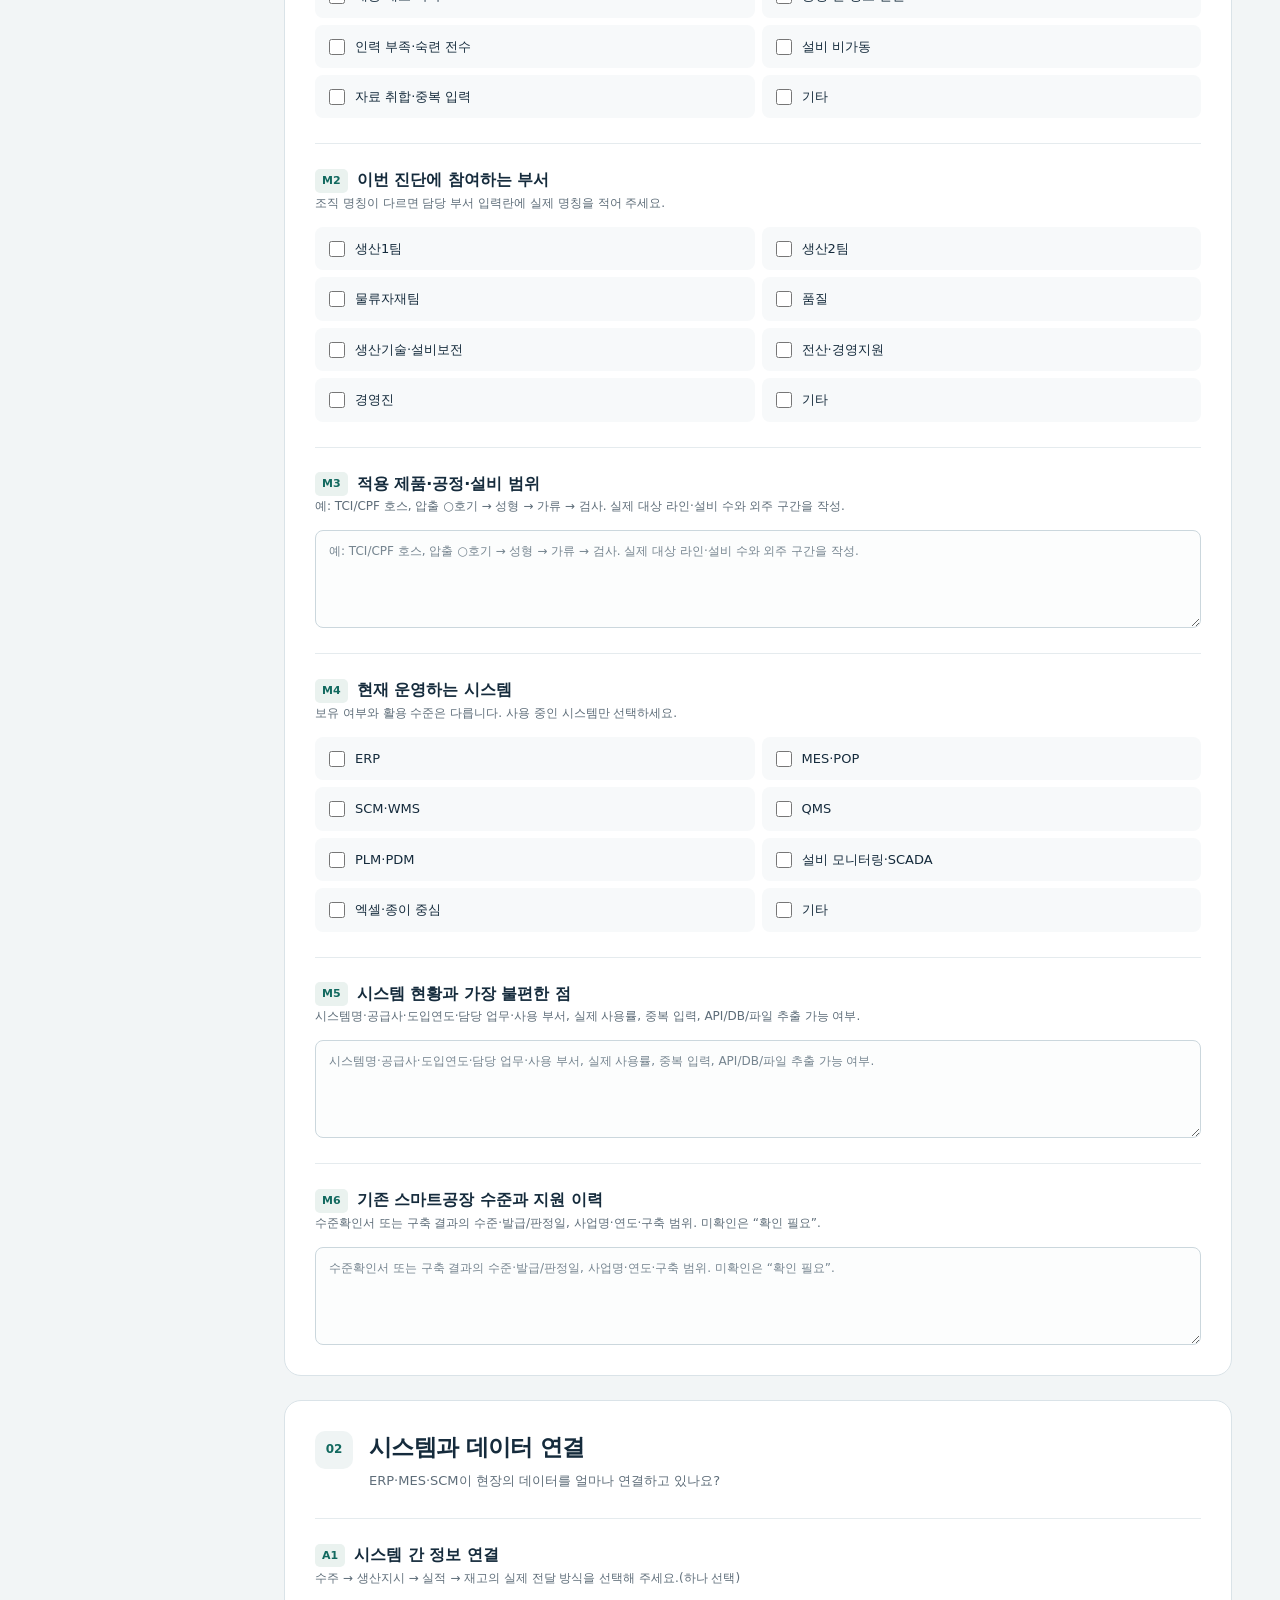
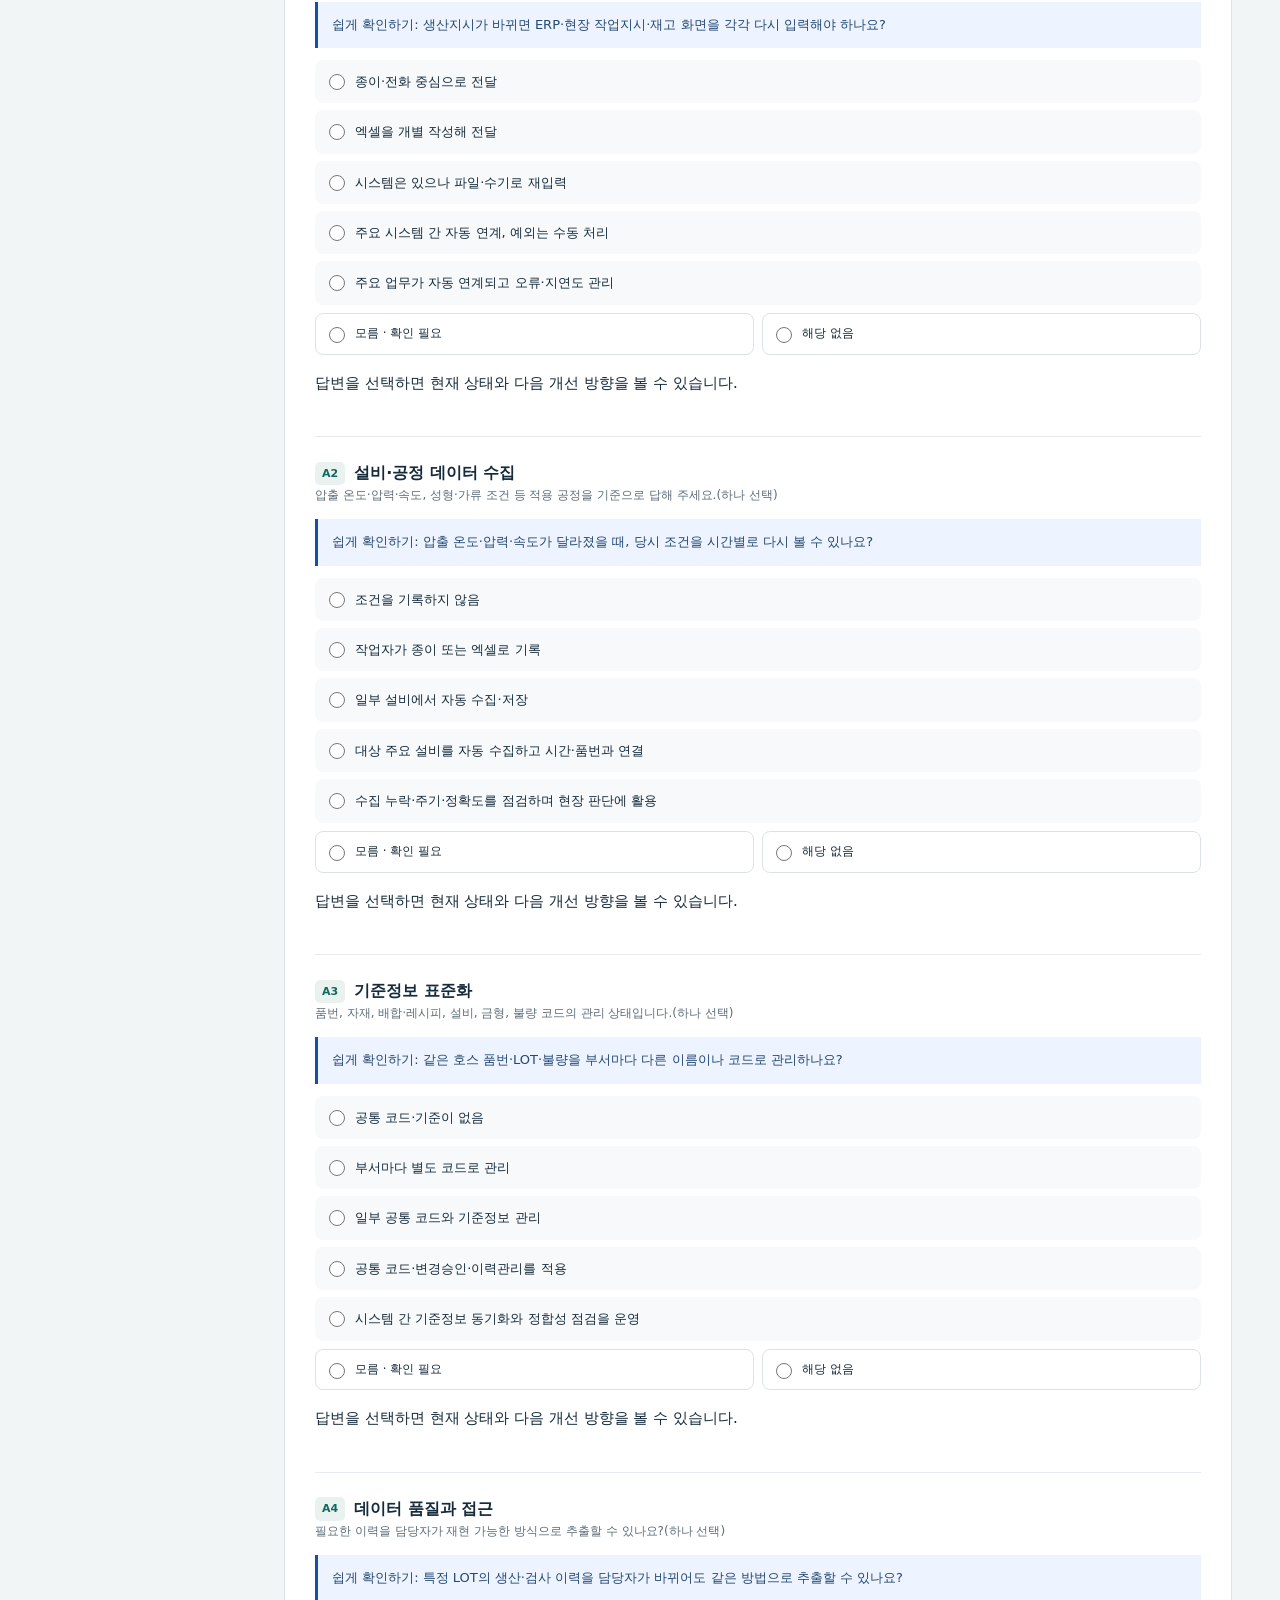
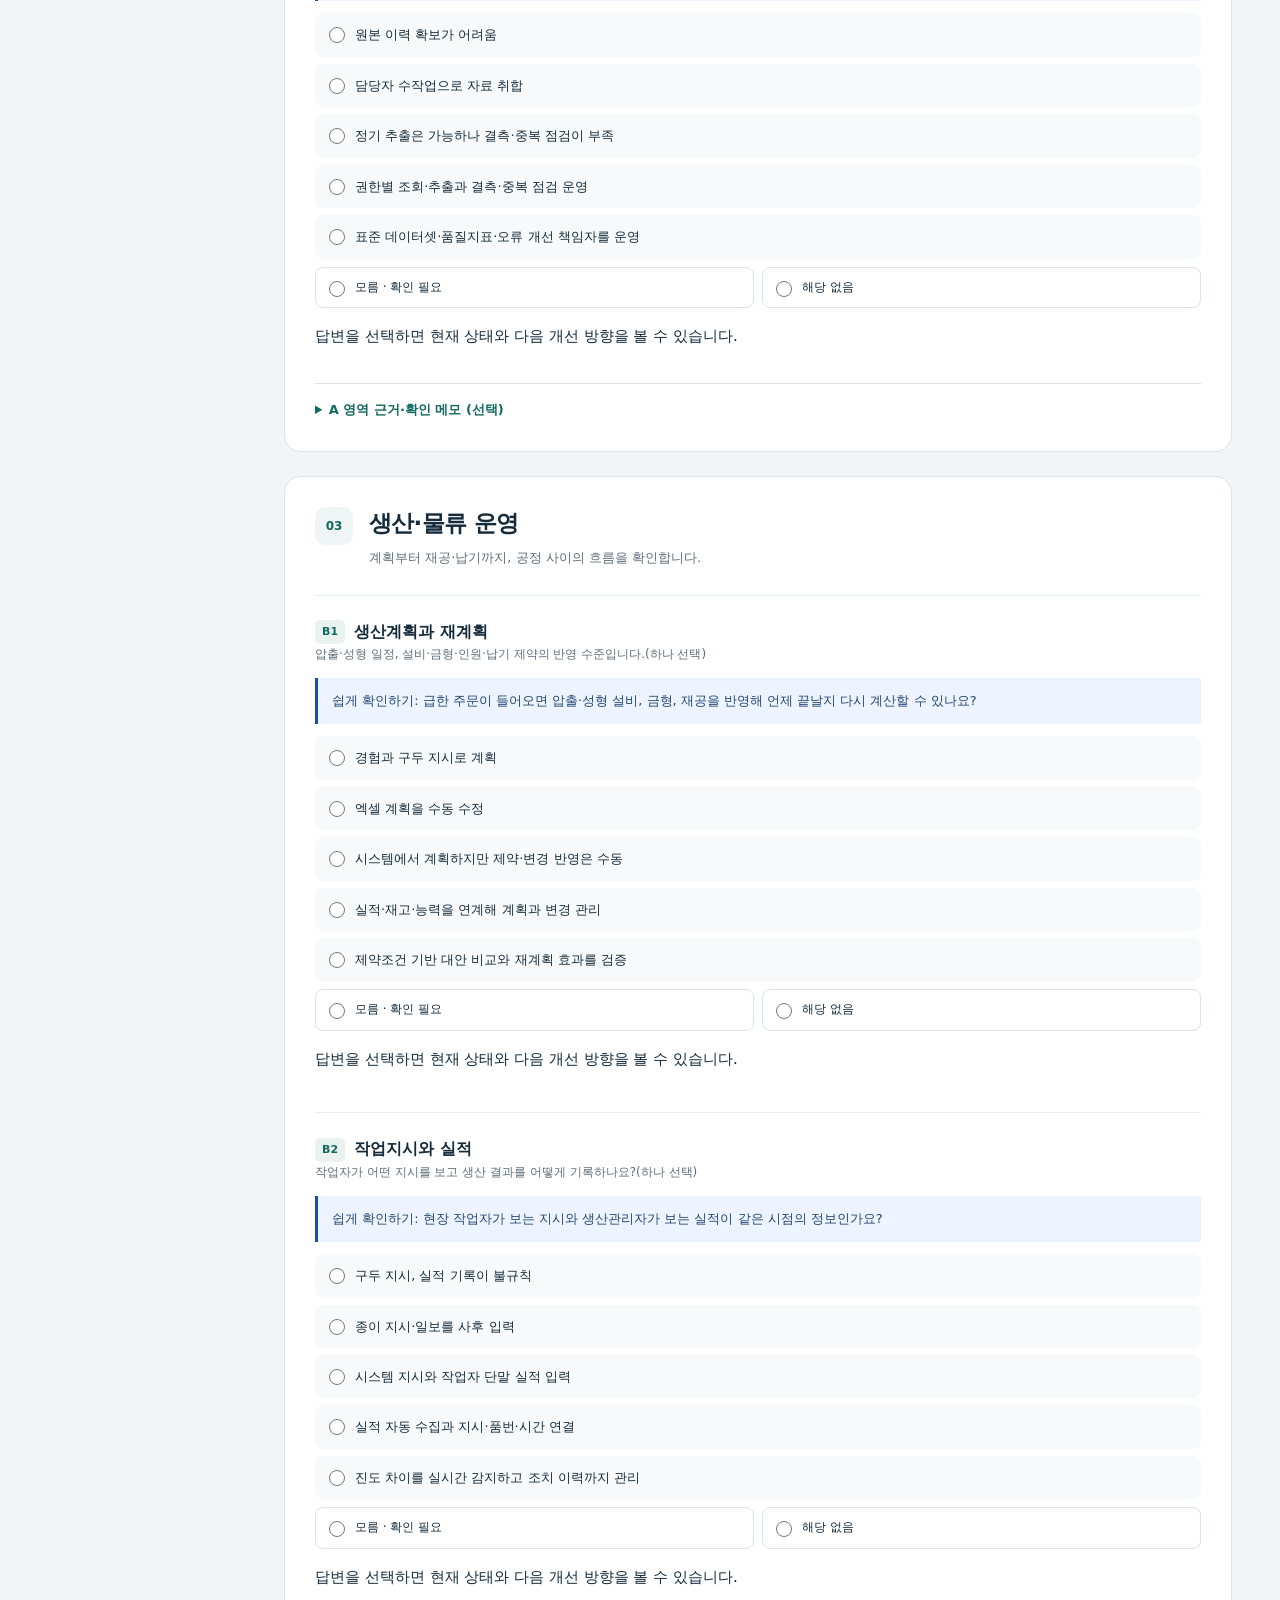
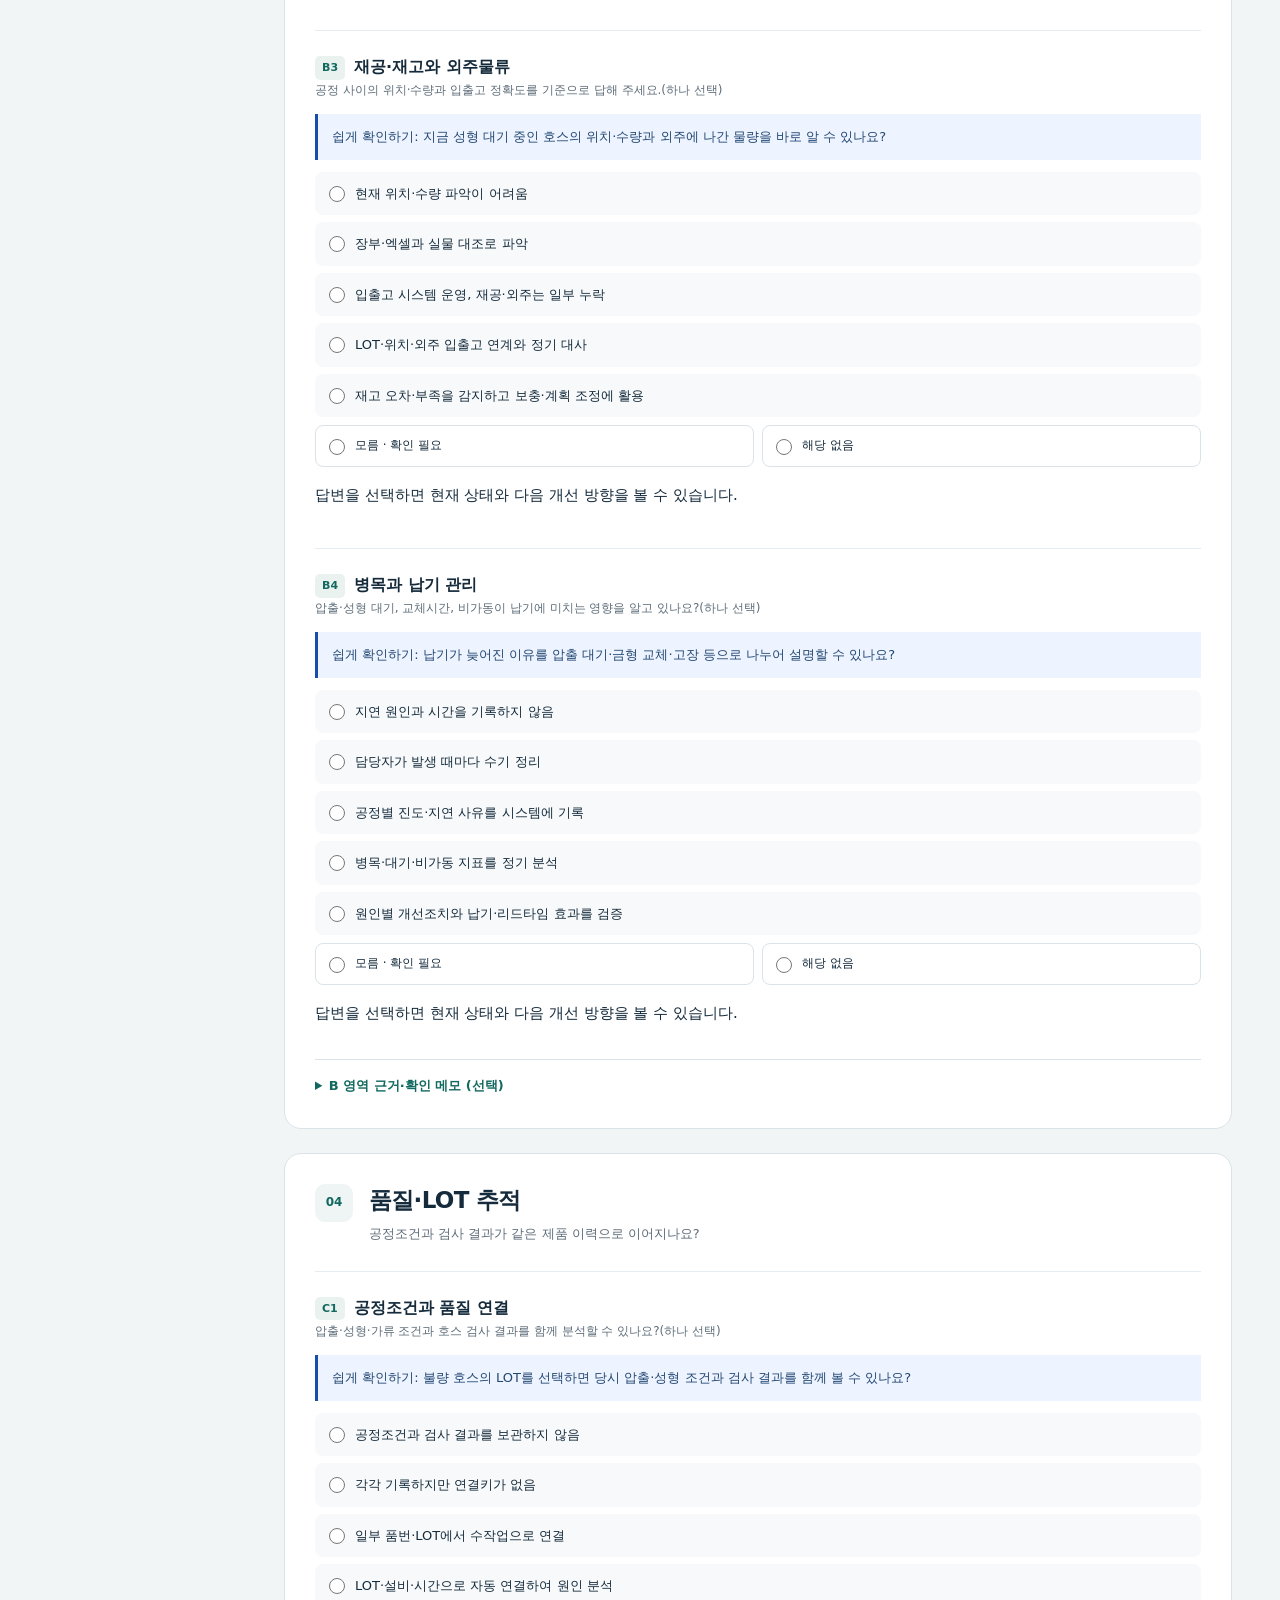
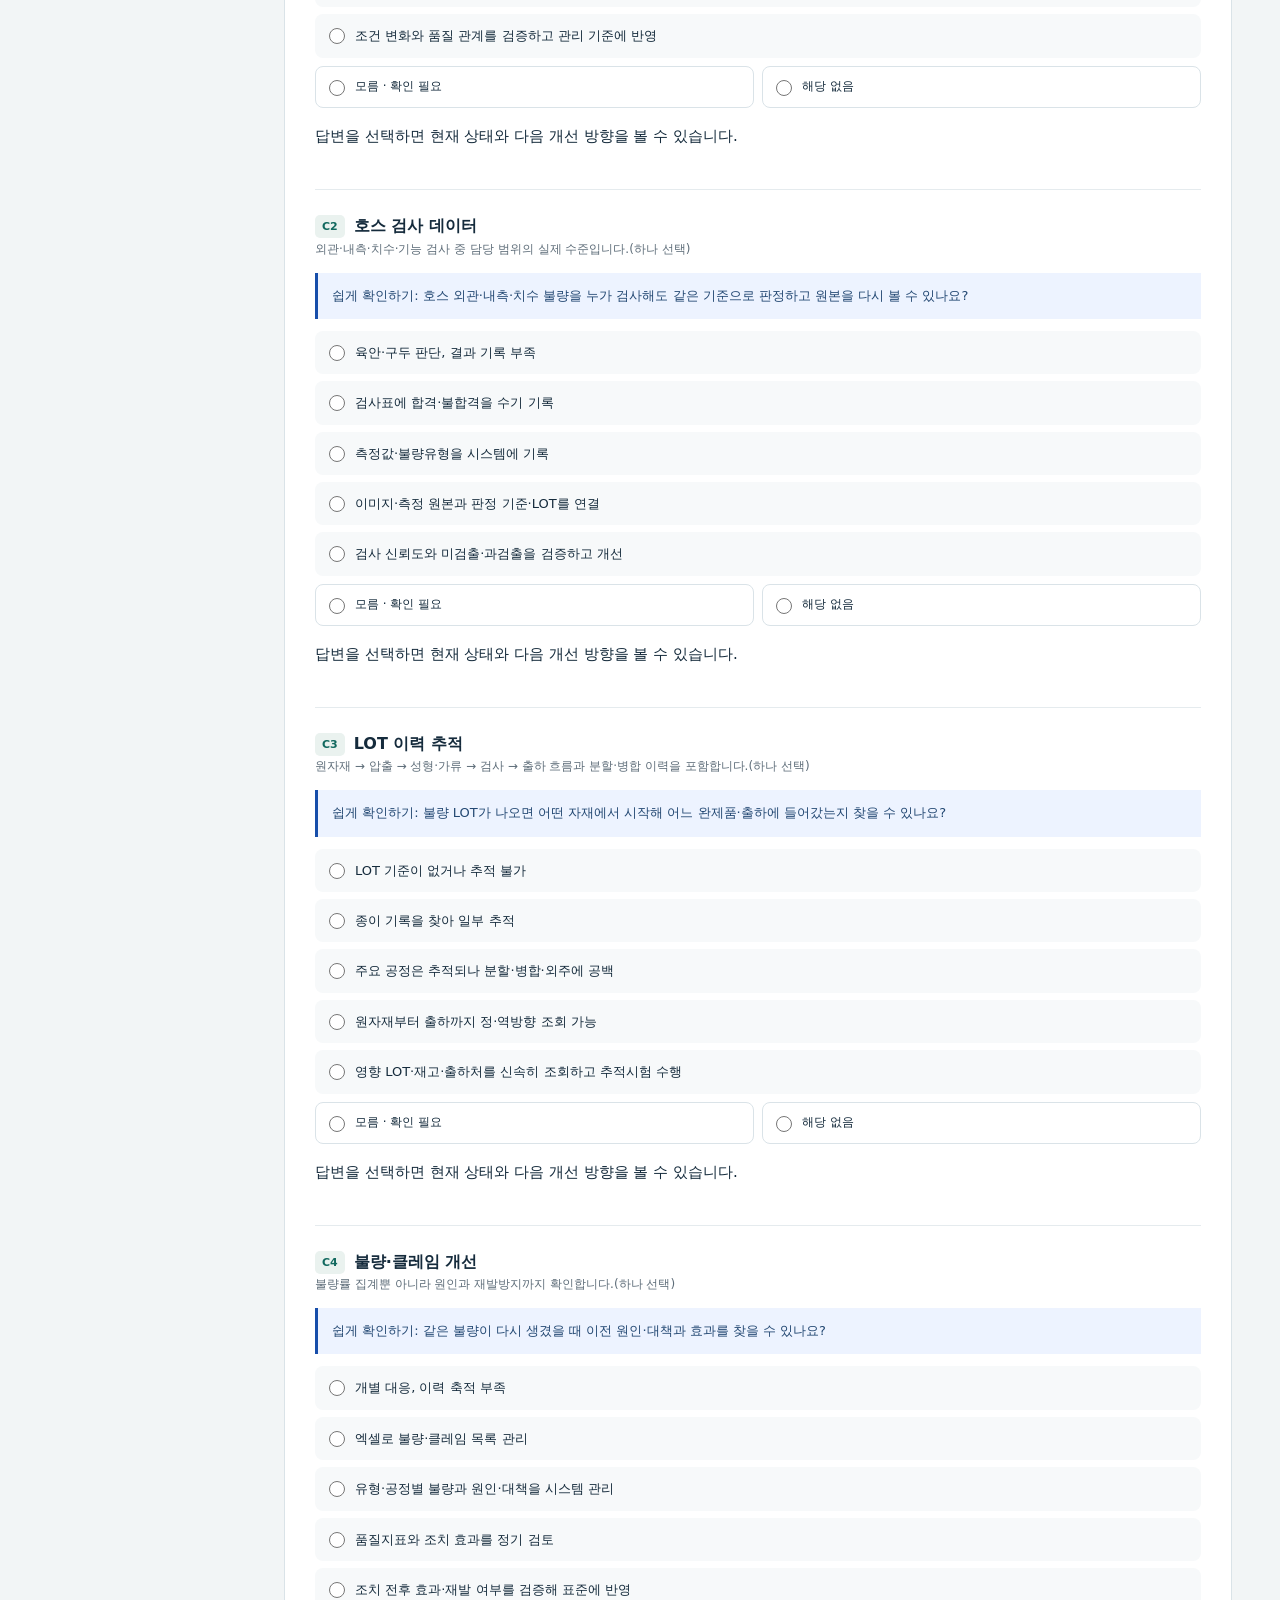
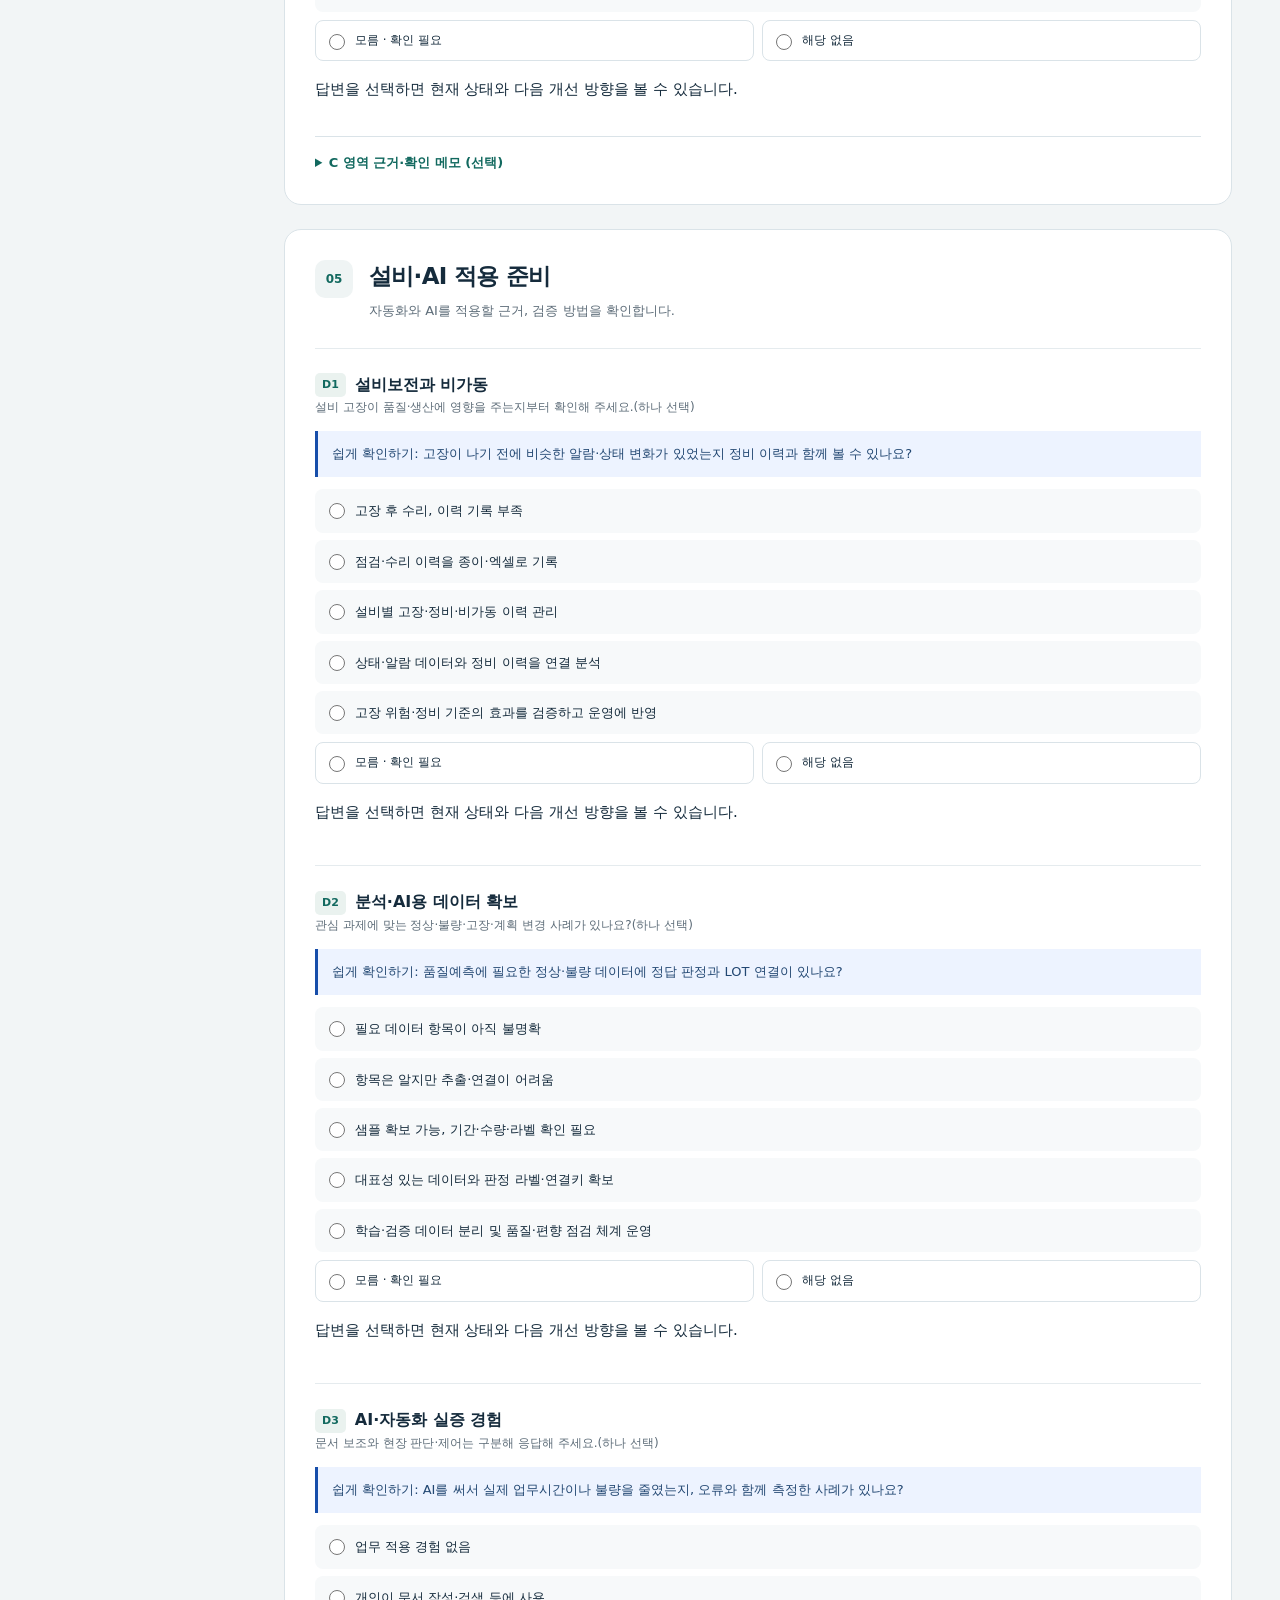
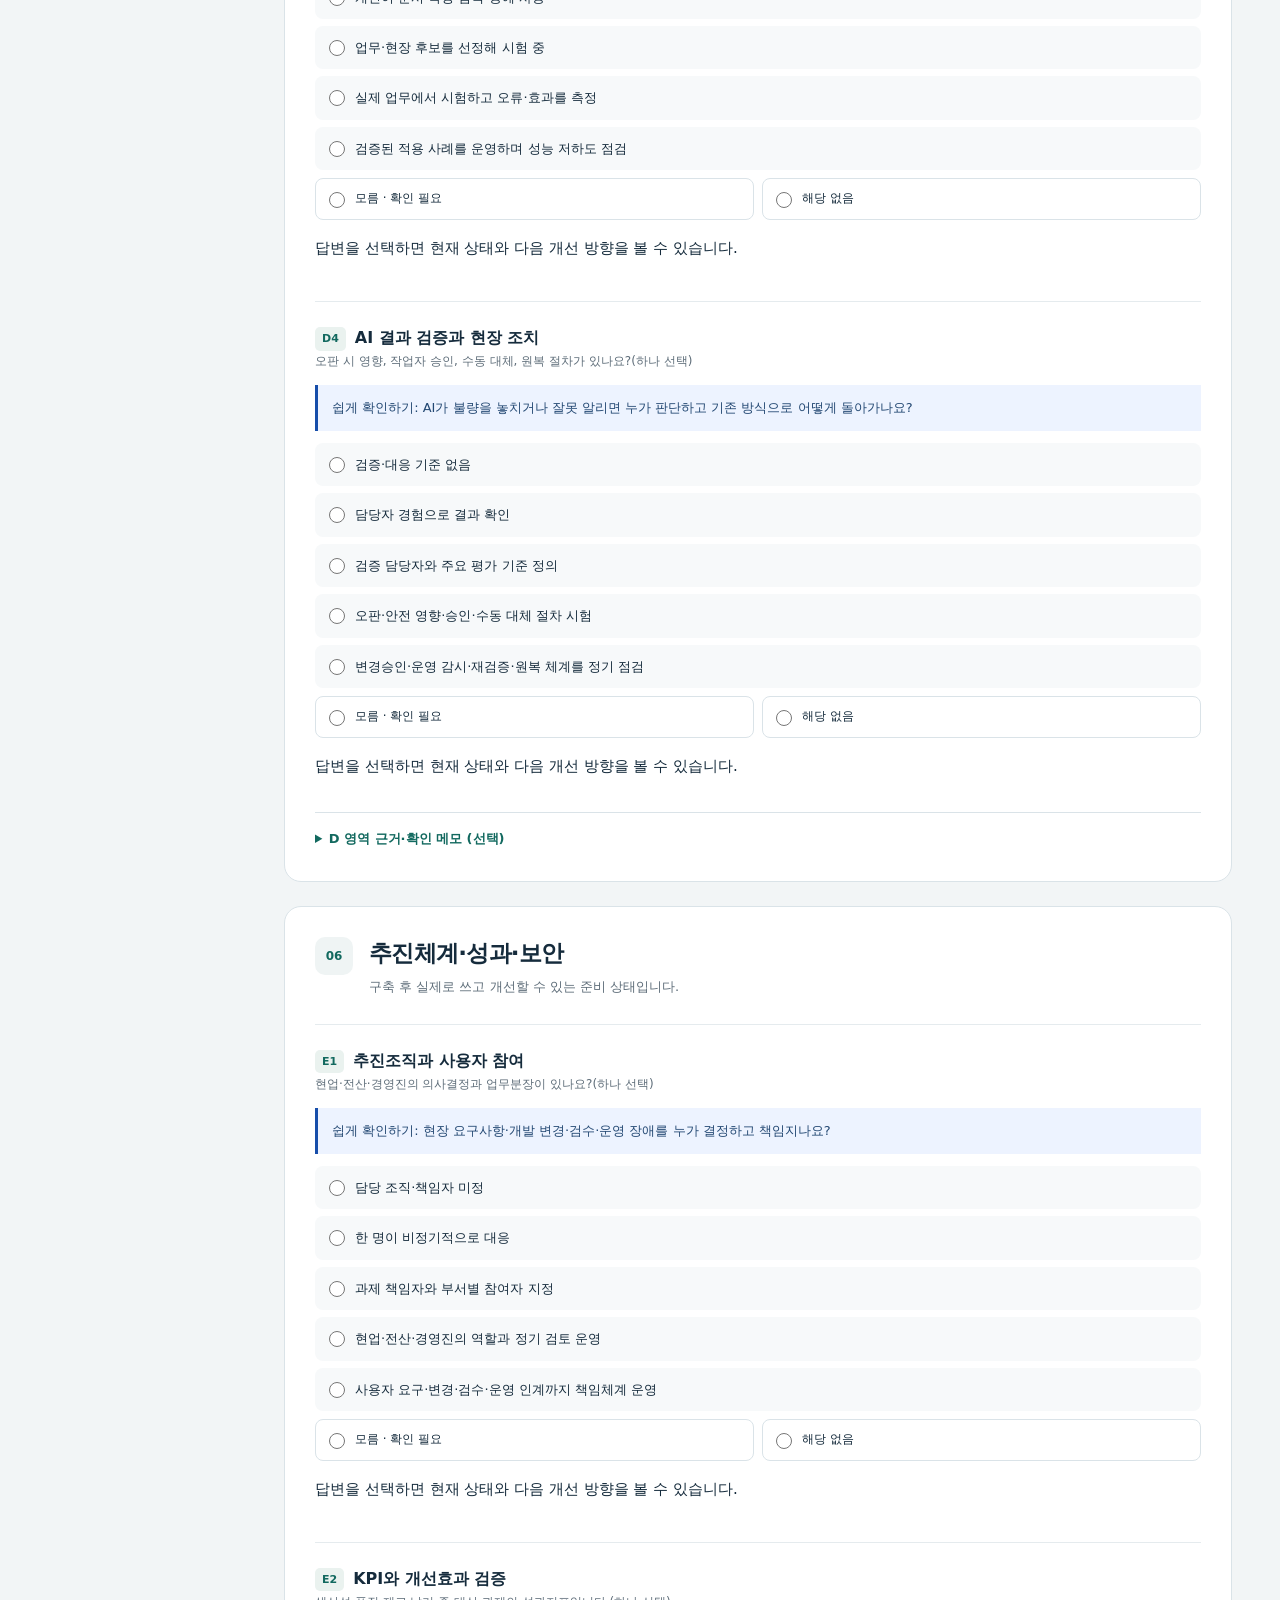
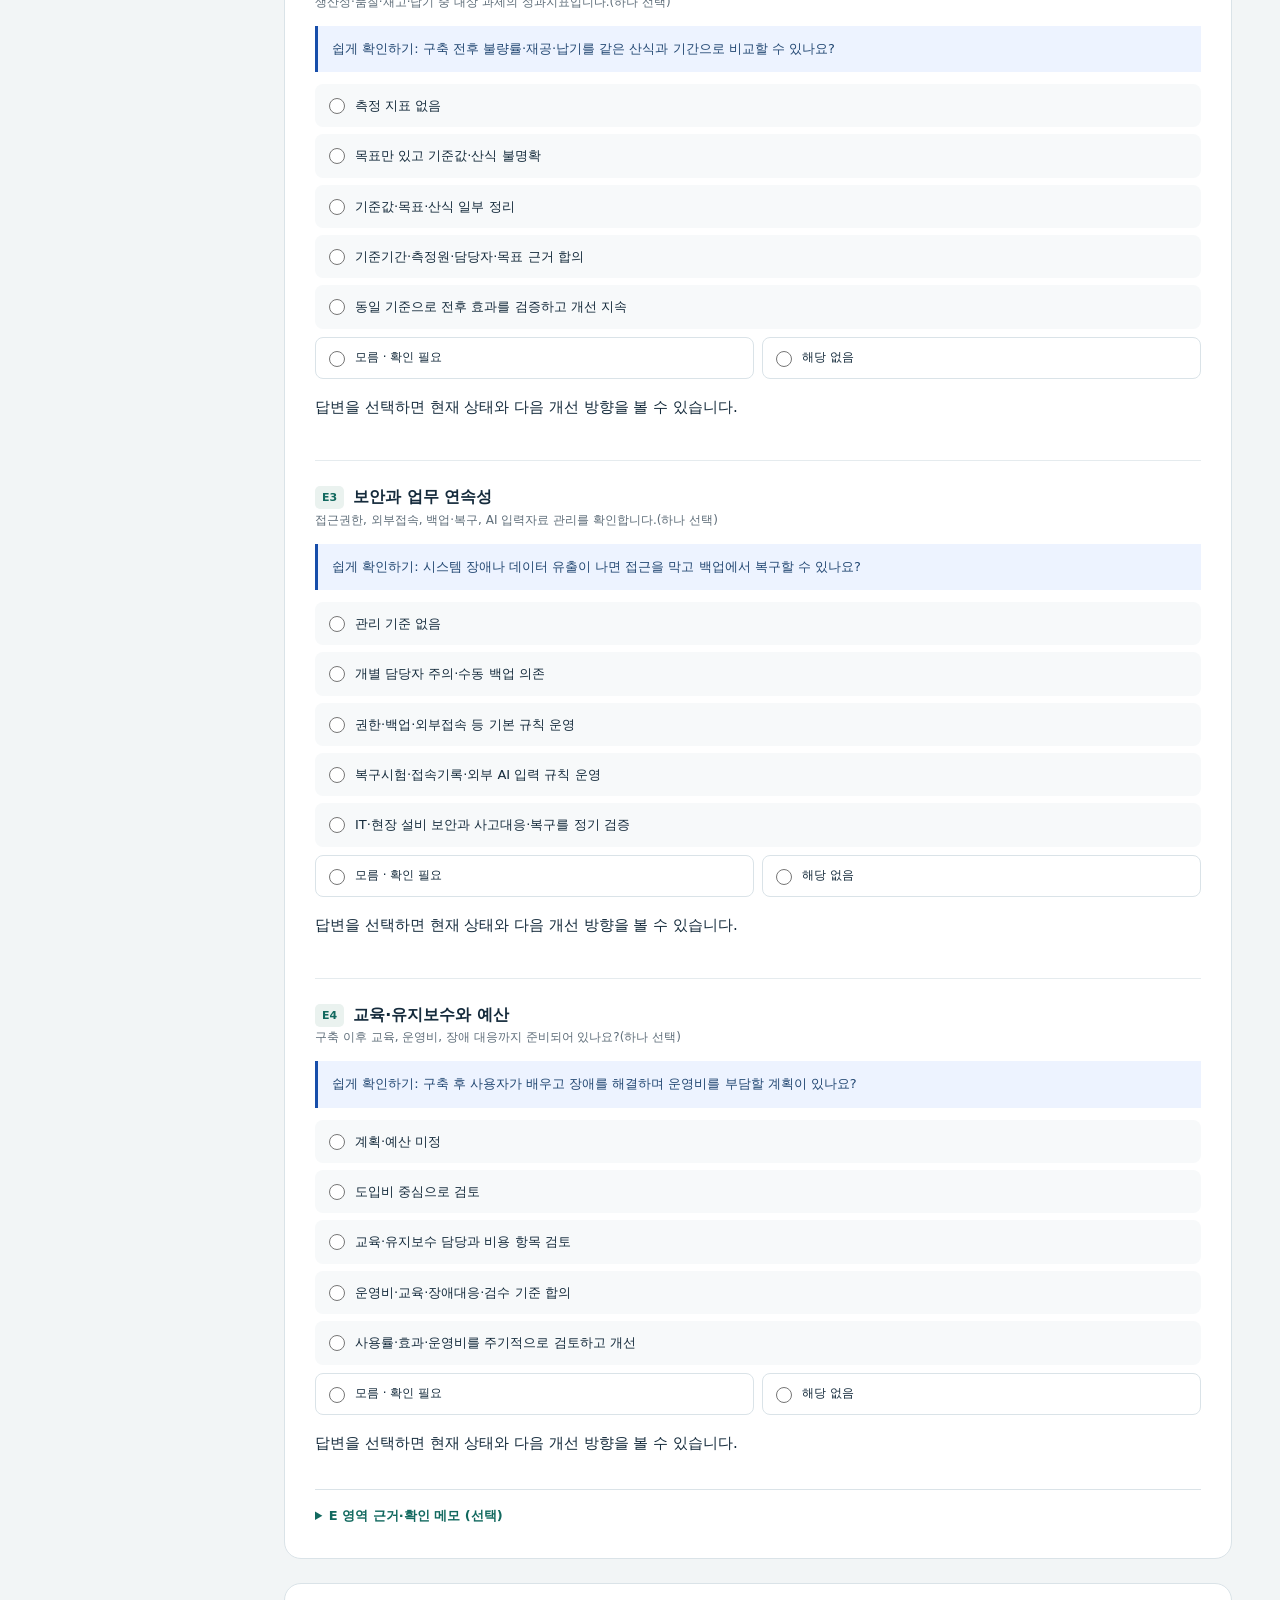
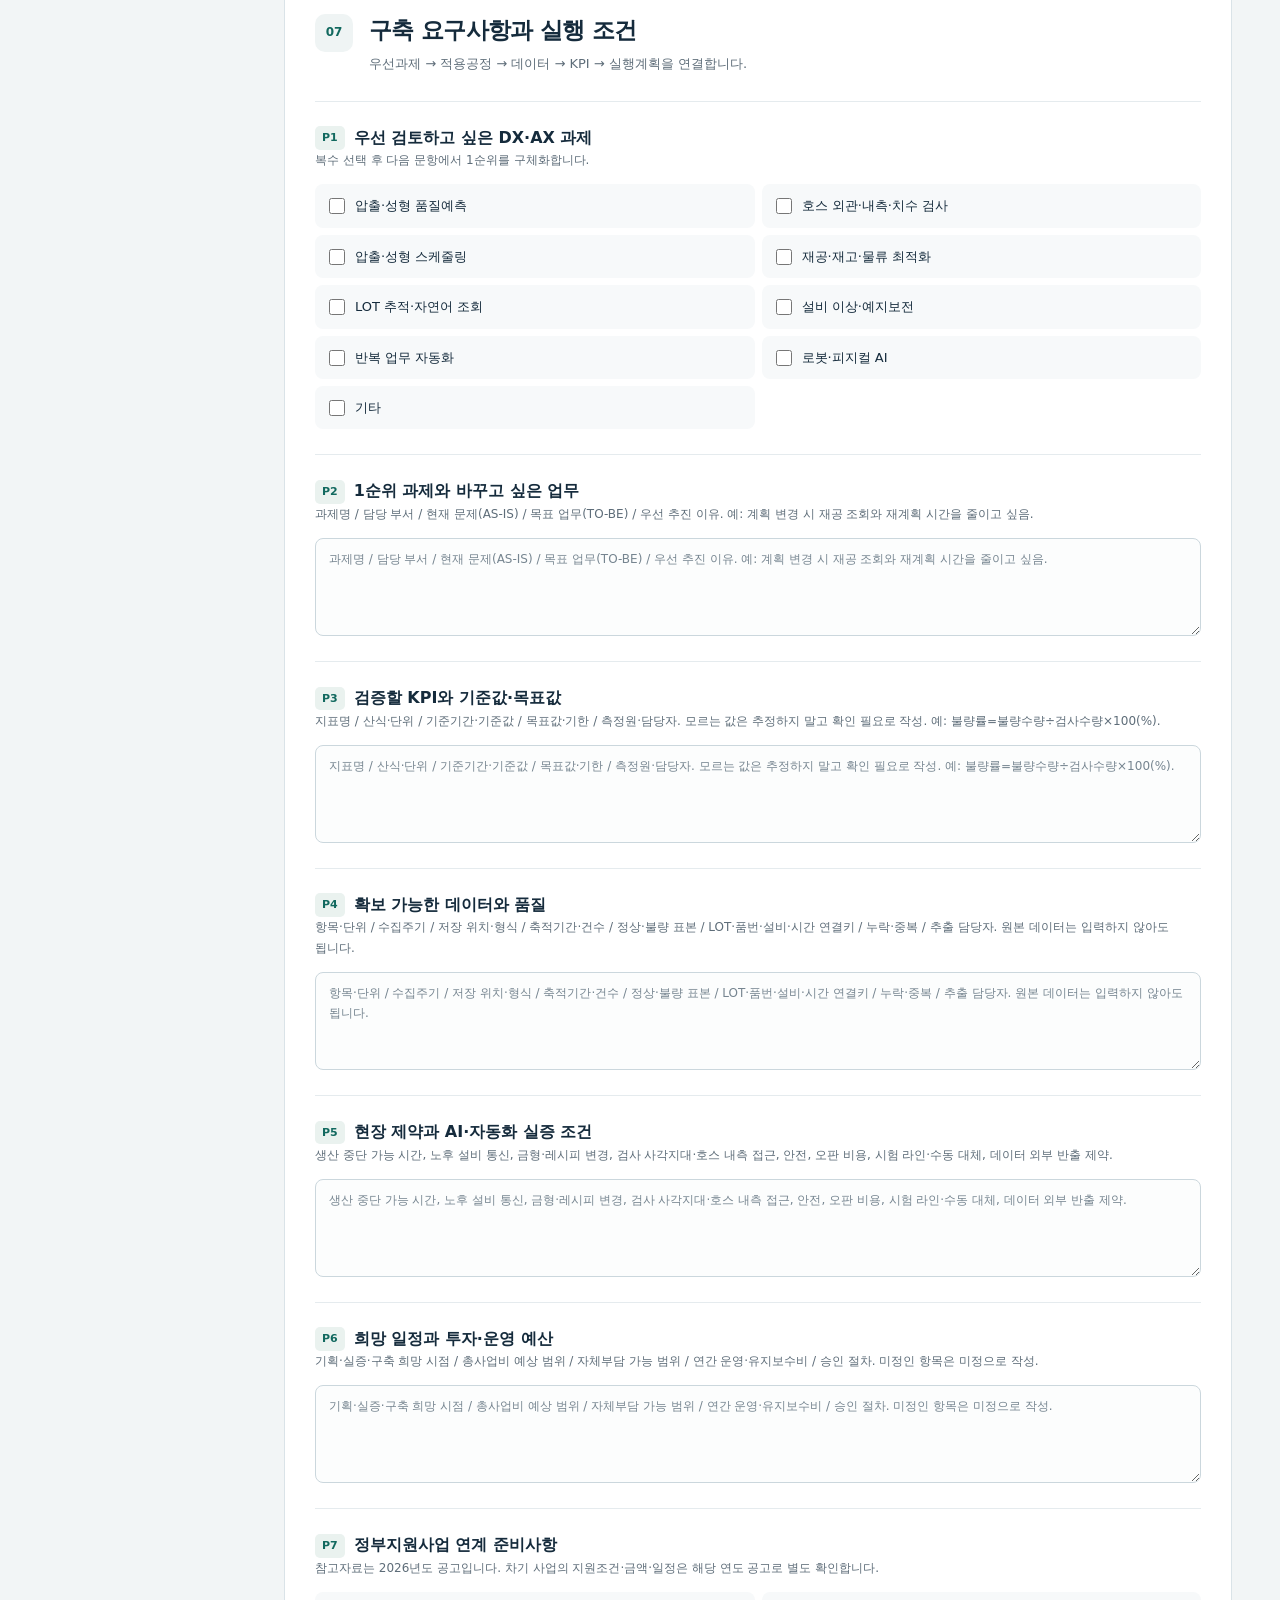
<file: docs/dx-survey/index.html>
<!doctype html>
<html lang="ko"><head><meta charset="utf-8"><meta name="viewport" content="width=device-width,initial-scale=1"><meta name="description" content="송우산업 DX 전환·스마트공장 구축 사전 설문. 생산·품질·LOT·데이터·AI 준비도 진단과 컨설팅 과제 도출."><title>송우산업 | DX·스마트공장 사전 설문</title><link rel="stylesheet" href="style.css"><script defer src="questions.js"></script><script defer src="scoring.js"></script><script defer src="diagnosis.js"></script><script defer src="app.js"></script><link rel="stylesheet" href="diagnosis.css"></head>
<body><a class="skip" href="#survey">설문 본문으로 건너뛰기</a><header><a class="brand" href="../../site/index.html"><span class="mark">S</span><span>송우산업<small>MANUFACTURING DX / AX</small></span></a><a class="back" href="../../site/index.html">기업·컨설팅 허브 ↗</a></header>
<main><section class="hero"><div><p class="eyebrow">PRE-CONSULTING QUESTIONNAIRE · 2026</p><h1>현장의 질문에서,<br><em>다음 스마트공장으로.</em></h1><p class="hero-sub">송우산업 DX 전환·스마트공장 구축 사전 설문</p><p>압출·성형에서 품질과 LOT 추적까지.<br>현재 업무를 함께 살펴보고, 실행할 개선과제를 찾습니다.</p><a class="primary" href="#basics">설문 작성 시작 <span>↓</span></a></div><div class="hero-aside"><span class="small-label">진단의 흐름</span><ol><li><b>01</b><span>현재를 확인합니다<small>업무 · 시스템 · 데이터</small></span></li><li><b>02</b><span>개선할 일을 고릅니다<small>문제 · 적용 공정 · KPI</small></span></li><li><b>03</b><span>실행계획으로 연결합니다<small>현장 검증 · 구축 범위 · 일정</small></span></li></ol></div></section>
<div class="intro-strip"><span><strong>5개 영역</strong> 시스템부터 추진체계까지</span><span><strong>20개 진단 문항</strong> 현재 운영 기준으로 응답</span><span><strong>약 20~30분</strong> 부서별 협의 작성 권장</span></div>
<div class="layout"><aside class="sidebar"><p class="eyebrow">SURVEY INDEX</p><nav aria-label="설문 목차"><a href="#basics">00 기업·응답자 정보</a><a href="#context">01 경영환경·적용 범위</a><a href="#group-A">02 시스템·데이터</a><a href="#group-B">03 생산·물류</a><a href="#group-C">04 품질·LOT</a><a href="#group-D">05 설비·AI</a><a href="#group-E">06 추진체계·성과</a><a href="#planning">07 구축 요구사항</a><a href="#results">08 진단 결과·가이드</a></nav><div class="progress-box"><label for="progress">진단 문항 응답 <b id="count">0 / 20</b></label><progress id="progress" max="20" value="0"></progress><small>‘모름·해당 없음’도 응답에 포함하며 점수에서는 제외합니다.</small></div></aside>
<div class="content"><div class="notice"><b>작성 전에 확인해 주세요</b><p>최근 실제 운영 상태를 기준으로 진단 문항마다 하나를 선택하세요. 확인이 어렵다면 ‘모름’, 업무와 관련이 없다면 ‘해당 없음’을 선택하고 근거 메모를 남겨 주세요. 부서별로 별도 작성한 뒤 현장에서 의견을 통합해도 좋습니다.</p><p><strong>응답은 서버로 전송되지 않습니다.</strong> ‘이 기기에 임시저장’은 현재 브라우저에만 보관됩니다. 작성 후 <strong>응답 파일(JSON)</strong> 또는 <strong>인쇄·PDF</strong>로 저장하여 담당 컨설턴트에게 별도로 전달해 주세요. 공용 PC에서는 사용 후 ‘전체 초기화’를 눌러 주세요.</p></div>
<noscript><div class="notice">이 설문은 JavaScript가 필요합니다. 브라우저 설정에서 JavaScript를 활성화해 주세요.</div></noscript>
<form id="survey"><section class="panel" id="basics"><div class="section-head"><span>00</span><div><h2>기업·응답자 정보</h2><p>개인 연락처 없이 부서·역할만으로도 작성할 수 있습니다.</p></div></div><div class="fields"><label>회사명<input name="company" value="송우산업(주)" maxlength="200"></label><label>작성일<input name="date" type="date"></label><label>응답자명 <small>선택</small><input name="respondent" maxlength="200" autocomplete="off" placeholder="성명 또는 작성팀"></label><label>담당 부서·직책<input name="department" maxlength="200" placeholder="예: 생산1팀 / 공정 담당"></label><label>담당 제품·공정<input name="process" maxlength="300" placeholder="예: 자동차 호스 / 압출·성형"></label><label>응답 범위<select name="scope"><option value="">선택해 주세요</option><option>전사 협의 응답</option><option>부서 기준 응답</option><option>특정 라인·공정 기준 응답</option></select></label></div></section>
<section class="panel" id="context"><div class="section-head"><span>01</span><div><h2>경영환경·적용 범위</h2><p>기존 시스템과 스마트공장 구축 이력을 함께 확인합니다.</p></div></div><div id="context-fields"></div></section>
<div id="score-fields"></div>
<section class="panel" id="planning"><div class="section-head"><span>07</span><div><h2>구축 요구사항과 실행 조건</h2><p>우선과제 → 적용공정 → 데이터 → KPI → 실행계획을 연결합니다.</p></div></div><div id="plan-fields"></div><div class="completion-cta"><h3>작성을 마치셨나요?</h3><p>아래 버튼을 누르면 진단 문항을 확인하고 이 기기에 응답을 저장합니다.</p><button type="button" id="complete" class="primary complete-button">설문완료 ✓</button><p id="completion-validation" role="status" aria-live="polite"></p><div id="completion-panel" class="completion-panel" hidden tabindex="-1"><h3>설문 작성을 완료했습니다.</h3><p id="completion-message"></p><p><strong>마지막으로 응답 파일을 저장해 담당 컨설턴트에게 전달해 주세요.</strong><br>설문완료는 관리자에게 자동 제출되는 기능이 아닙니다.</p><div class="actions"><button type="button" id="complete-download" class="primary">응답 파일 저장(JSON)</button><button type="button" id="complete-print">인쇄·PDF 저장</button><a href="#results">진단 결과 확인 ↓</a></div></div></div></section></form>
<section class="panel results" id="results"><div class="section-head"><span>08</span><div><h2>사전 진단 결과와 컨설팅 가이드</h2><p>응답에 따라 자동으로 갱신됩니다.</p></div></div><div class="result-top"><div><span class="small-label">DX·스마트공장 준비도</span><div class="score-number" id="total">—<small>/ 100</small></div></div><div><h3 id="assessment">진단 문항에 응답해 주세요</h3><p id="result-detail"></p></div></div><div id="domain-results"></div><p class="method">자체 사전진단 지표이며 공식 스마트공장 수준·사업 선정 점수가 아닙니다. 각 문항은 선택 순서대로 0·1·2·3·4점, 영역은 유효 응답 평균÷4×100으로 계산합니다. 5개 영역을 동일 가중치로 평균하며, 모든 문항에 응답하고 영역별 유효 점수가 2개 이상일 때만 종합점수를 표시합니다. 모름·해당 없음은 0점 처리하지 않습니다.</p><p><a id="open-dashboard" href="../dx-dashboard/#current">현재 응답 대시보드로 보기 →</a></p><h3>준비도 결과의 5단계 해석</h3><p class="method">아래 단계는 이번 설문의 자체 준비도 구간입니다. 공식 스마트공장 수준과 대응하지 않습니다. 점수는 소수 둘째 자리까지 표시하며 구간은 반올림 전 값으로 판단합니다. 응답 완료 여부와 현장 근거를 함께 확인하세요.</p><div id="level-guide" class="level-guide"></div><h3>현장 인터뷰에서 먼저 확인할 항목</h3><div id="recommendations"></div><details><summary>점수 해석과 5개 영역별 현장 확인 가이드</summary><p>1단계 기초 정비 → 2단계 데이터 수집·표준화 → 3단계 시스템 연계·현장 활용 → 4단계 예측·최적화 실증 → 5단계 지속 개선·고도화. 20점 간격으로 구분하며 100점은 5단계에 포함합니다. 높은 평균만으로 AI 적용이나 자동제어 준비가 완료되지는 않습니다.</p><div id="guide"></div></details><h3>응답 보관·전달</h3><p>부분 작성 상태에서도 저장할 수 있습니다. 다운로드 파일에는 응답과 진단 결과가 포함됩니다.</p><div class="actions"><button type="button" id="complete-bottom" class="primary">설문완료 ✓</button><button type="button" id="save">이 기기에 임시저장</button><button type="button" id="load">임시저장 불러오기</button><button type="button" id="json">응답 파일(JSON)</button><button type="button" id="report">읽기용 보고서(TXT)</button><button type="button" id="import">응답 파일 불러오기</button><button type="button" id="print">인쇄·PDF 저장</button><button type="button" id="reset" class="danger">전체 초기화</button></div><input hidden type="file" id="file" accept=".json,application/json"><p id="status" role="status" aria-live="polite">입력 내용을 보관하려면 임시저장 또는 응답 파일 다운로드를 눌러 주세요.</p></section>
<section class="panel source"><h2>설문 구성 근거</h2><p>참고 설문지의 기업정보·영역별 진단·결과·컨설팅 가이드 구성을 송우산업의 자동차·산업용 호스 제조 업무에 맞게 재구성했습니다. 문항과 배점은 이번 사전진단을 위한 자체 설계입니다.</p><ul><li><a href="https://kclock-boop.github.io/reference/taehwa_ai_diagnostic_guide.html" target="_blank" rel="noopener">AI 컨설팅 사전 수준진단지 &amp; 컨설팅 가이드 ↗</a> — 화면과 설문 흐름 참고</li><li>스마트공장 수준단계별 구축 Case 예시_v1 — 데이터 수집·공정 연계·단계별 고도화 관점</li><li>201124_스마트공장 MOM 이해(강의자료) — 생산·품질·재고·설비를 연결하는 제조운영 관점</li><li>제조 산업 DT 트렌드_강의교안 — 데이터 기반 개선과 AI·자동화 적용 준비 관점</li><li>2026년도 정부형 스마트공장 구축지원사업 공고 — 현행업무·목표·데이터집계·KPI·추진조직·보안·사업이력 확인 관점</li></ul><p>정부지원사업 관련 항목은 준비사항 확인용입니다. 신청 가능 여부, 목표수준, 지원조건과 차기 일정은 신청 시 해당 공고 및 운영기관 확인이 필요합니다. 참고 PDF 원문과 기업 내부자료는 이 페이지에 게시하지 않습니다.</p><details><summary>용어 안내</summary><p>DX: 디지털 전환 · AX: AI 기반 전환 · ERP: 전사 자원관리 · MES: 제조실행관리 · POP: 생산시점 정보수집 · SCM: 공급망관리 · MOM: 제조운영관리 · LOT: 동일 조건으로 관리하는 생산 묶음 · KPI: 핵심 성과지표 · PoC: 적용 가능성을 확인하는 소규모 실증</p></details></section>
</div></div></main><footer>SONGWOO INDUSTRY · DX / SMART FACTORY<br>사전 설문 v1.0 · 2026.09 · 컨설팅 현장 확인용</footer><div class="mobile-actions"><a href="#results">진단 결과·저장 ↓</a></div></body></html>
</file>
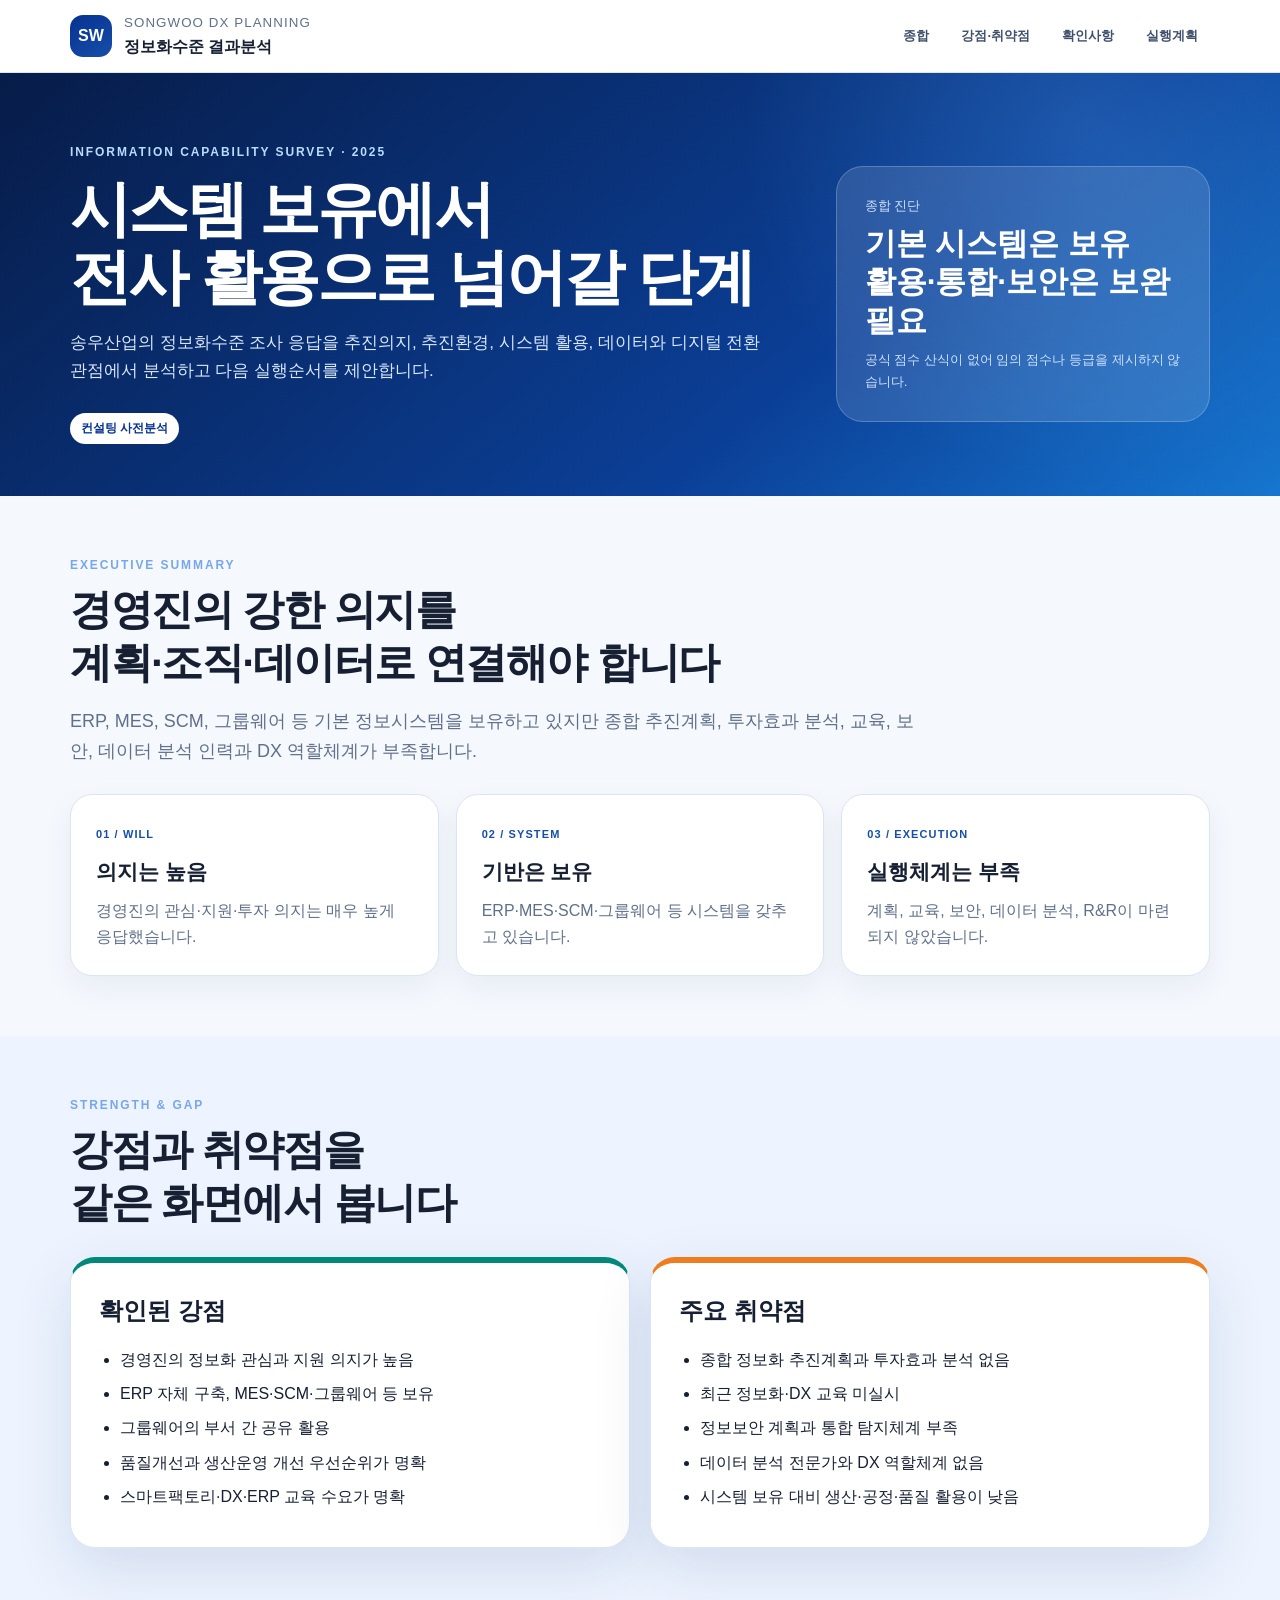
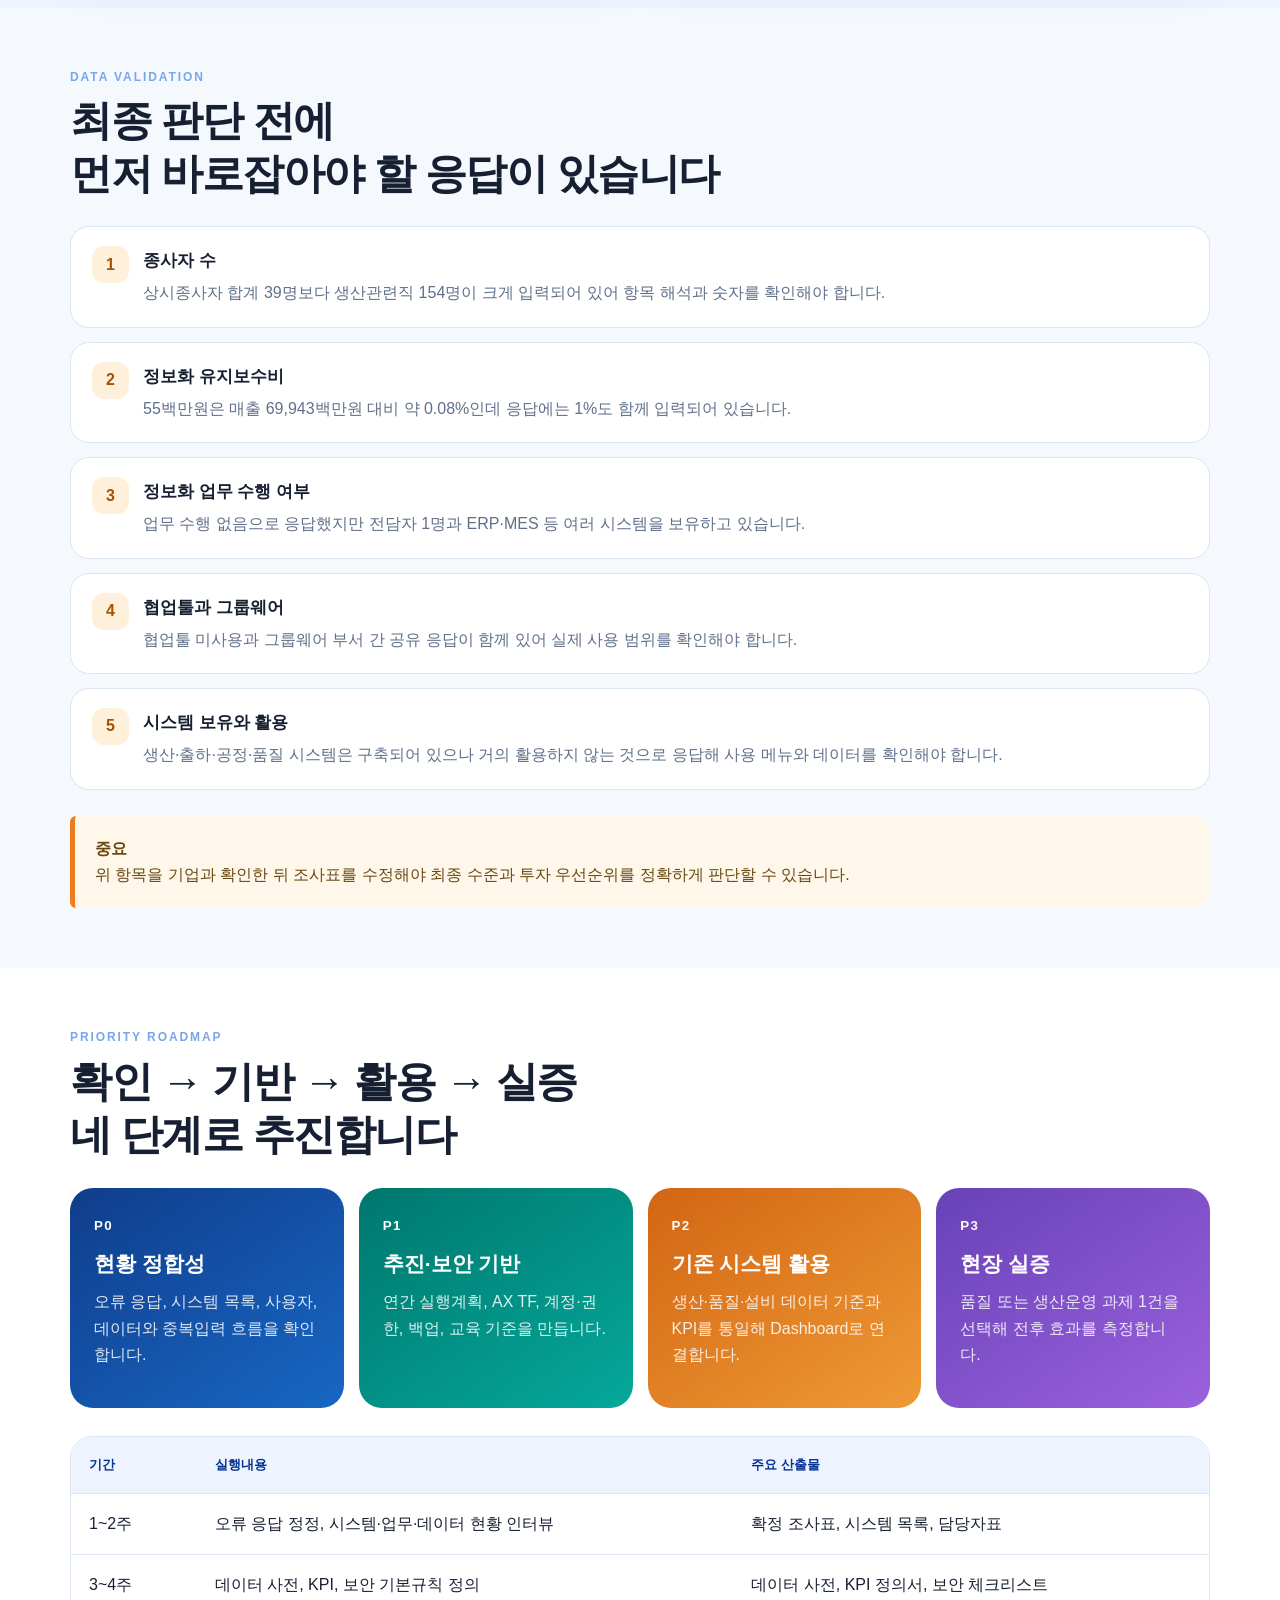
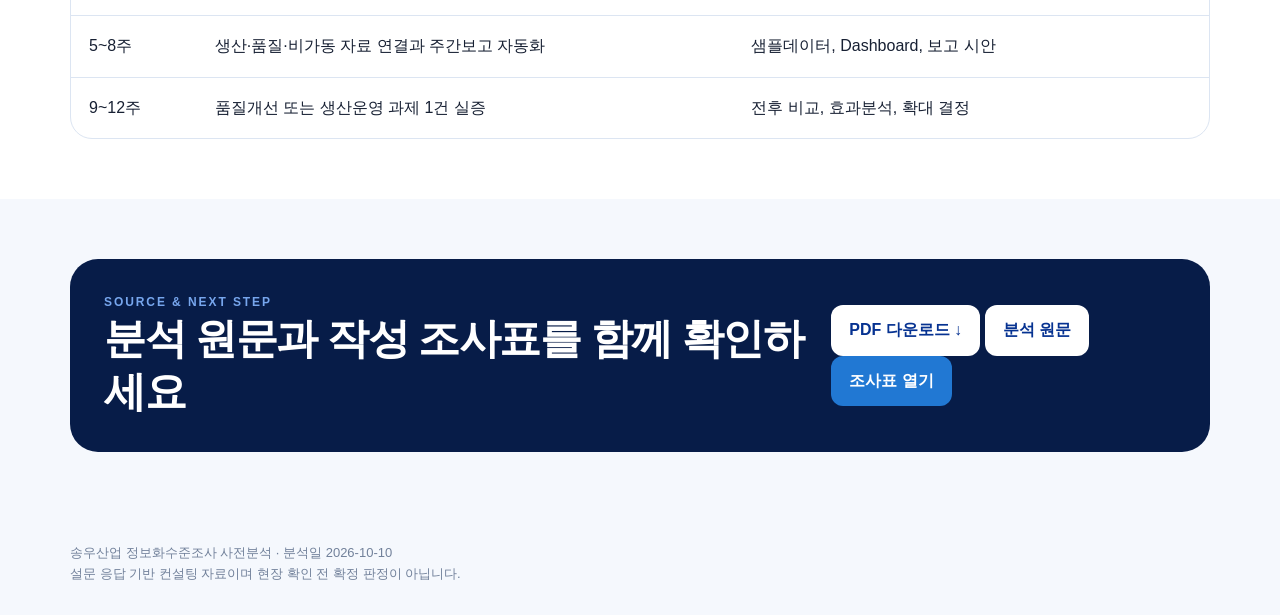
<file: docs/information-analysis/index.html>
<!doctype html>
<html lang="ko">
<head>
  <meta charset="utf-8">
  <meta name="viewport" content="width=device-width,initial-scale=1">
  <meta name="description" content="송우산업 정보화수준조사 결과분석과 90일 실행계획">
  <title>송우산업 | 정보화수준조사 결과분석</title>
  <style>
    :root{--blue:#174eaa;--deep:#063291;--red:#db0025;--sky:#eef5ff;--ink:#172033;--muted:#60708a;--line:#dce5f2;--teal:#00897b;--orange:#ee7d20;--purple:#7457d5;--shadow:0 20px 60px rgba(18,53,111,.12)}*{box-sizing:border-box}html{scroll-behavior:smooth}body{margin:0;font-family:Pretendard,"Noto Sans KR","Malgun Gothic",sans-serif;background:#f5f8fd;color:var(--ink);line-height:1.65}.wrap{width:min(1140px,calc(100% - 36px));margin:auto}.top{background:#fff;border-bottom:1px solid var(--line);position:sticky;top:0;z-index:5}.nav{min-height:72px;display:flex;align-items:center;justify-content:space-between;gap:20px}.brand{display:flex;align-items:center;gap:12px;text-decoration:none;color:inherit}.mark{width:42px;height:42px;border-radius:13px;background:linear-gradient(145deg,var(--deep),var(--blue));color:#fff;font-weight:900;display:grid;place-items:center}.brand small{display:block;color:var(--muted);letter-spacing:.08em}.links{display:flex;gap:8px}.links a{padding:8px 12px;border-radius:999px;text-decoration:none;color:#40506c;font-size:13px;font-weight:800}.links a:hover{background:var(--sky);color:var(--blue)}.hero{padding:70px 0 52px;background:radial-gradient(circle at 85% 15%,rgba(94,181,255,.22),transparent 30%),linear-gradient(140deg,#071c48,#0b3f97 65%,#1676cf);color:#fff}.hero-grid{display:grid;grid-template-columns:1.45fr .75fr;gap:42px;align-items:center}.eyebrow{font-size:12px;font-weight:900;letter-spacing:.16em;text-transform:uppercase;color:#77a6ed}.hero .eyebrow{color:#b9dcff}.hero h1{font-size:clamp(34px,5vw,61px);line-height:1.12;margin:12px 0 18px;letter-spacing:-.045em}.hero p{font-size:17px;color:#d9e8ff;max-width:700px}.status{padding:28px;border-radius:27px;background:rgba(255,255,255,.12);border:1px solid rgba(255,255,255,.22)}.status small{display:block;color:#cfe3ff}.status strong{display:block;font-size:31px;line-height:1.25;margin:8px 0}.pill{display:inline-flex;padding:6px 11px;border-radius:999px;background:#fff;color:var(--deep);font-size:12px;font-weight:900;margin-top:10px}.section{padding:60px 0}.section h2{font-size:clamp(27px,4vw,42px);line-height:1.25;letter-spacing:-.035em;margin:8px 0 12px}.lead{font-size:18px;color:var(--muted);max-width:860px}.cards{display:grid;grid-template-columns:repeat(3,1fr);gap:17px;margin-top:28px}.card{background:#fff;border:1px solid var(--line);border-radius:22px;padding:25px;box-shadow:0 12px 32px rgba(25,57,108,.06)}.card span{font-size:11px;letter-spacing:.1em;color:var(--blue);font-weight:900}.card h3{font-size:21px;margin:8px 0}.card p{margin:0;color:var(--muted)}.compare{display:grid;grid-template-columns:1fr 1fr;gap:20px;margin-top:28px}.box{background:#fff;border:1px solid var(--line);border-radius:25px;padding:28px;box-shadow:var(--shadow)}.box.good{border-top:6px solid var(--teal)}.box.bad{border-top:6px solid var(--orange)}.box h3{font-size:24px;margin:0 0 12px}.box ul{padding-left:21px;margin-bottom:0}.box li{margin:8px 0}.issues{counter-reset:i;display:grid;gap:14px;margin-top:26px}.issues article{counter-increment:i;background:#fff;border:1px solid var(--line);border-radius:19px;padding:20px 22px 20px 72px;position:relative}.issues article:before{content:counter(i);position:absolute;left:21px;top:19px;width:37px;height:37px;border-radius:12px;background:#fff0dc;color:#a75200;font-weight:900;display:grid;place-items:center}.issues h3{margin:0;font-size:17px}.issues p{margin:5px 0 0;color:var(--muted)}.steps{display:grid;grid-template-columns:repeat(4,1fr);gap:15px;margin-top:27px}.step{color:#fff;border-radius:23px;padding:24px;min-height:220px}.step:nth-child(1){background:linear-gradient(145deg,#103d8b,#1767c4)}.step:nth-child(2){background:linear-gradient(145deg,#00776e,#05a89a)}.step:nth-child(3){background:linear-gradient(145deg,#d36513,#ee9a35)}.step:nth-child(4){background:linear-gradient(145deg,#6842b7,#9b61dd)}.step small{font-weight:900;letter-spacing:.1em}.step h3{font-size:21px;margin:8px 0}.step p{margin:0;color:rgba(255,255,255,.87)}.tablebox{overflow:auto;margin-top:28px;border-radius:22px;border:1px solid var(--line);background:#fff}table{width:100%;border-collapse:collapse;min-width:760px}th,td{text-align:left;padding:17px 18px;border-bottom:1px solid var(--line);vertical-align:top}th{background:#edf4ff;color:var(--deep);font-size:13px}tr:last-child td{border:0}.note{margin-top:26px;border-left:5px solid var(--orange);background:#fff7e9;border-radius:6px 18px 18px 6px;padding:20px;color:#684711}.cta{background:#071c48;color:#fff;border-radius:28px;padding:34px;display:flex;align-items:center;justify-content:space-between;gap:24px}.cta h2{margin:0}.btn{display:inline-flex;padding:12px 18px;border-radius:12px;background:#fff;color:var(--deep);font-weight:900;text-decoration:none;white-space:nowrap}.btn.blue{background:#2178d3;color:#fff}.foot{padding:30px 0;color:#71809a;font-size:13px}
    @media(max-width:850px){.hero-grid,.compare{grid-template-columns:1fr}.cards{grid-template-columns:1fr 1fr}.steps{grid-template-columns:1fr 1fr}.links{display:none}.status{max-width:430px}.cta{align-items:flex-start;flex-direction:column}}@media(max-width:540px){.cards,.steps{grid-template-columns:1fr}.hero{padding-top:44px}.box{padding:21px}}@media print{@page{size:A4;margin:11mm}.top,.cta{display:none}.wrap{width:100%}.hero{background:#fff;color:var(--ink);padding:10px 0}.hero-grid{grid-template-columns:1.45fr .75fr;gap:15px}.hero h1{font-size:30px}.hero p,.hero .eyebrow{color:var(--muted)}.hero p{font-size:12px}.status{padding:15px;border:1px solid var(--line)}.status strong{font-size:18px}.section{padding:11px 0}#gap,#plan{break-before:page}.section h2{font-size:24px;margin:4px 0 7px}.lead{font-size:12px}.cards{gap:8px;margin-top:12px;break-inside:avoid}.card{padding:13px}.card h3{font-size:15px}.card p,.box li{font-size:10px}.compare{gap:10px;margin-top:12px;break-inside:avoid}.box{padding:14px}.box h3{font-size:17px}.box ul{margin-top:5px}.box li{margin:3px 0}.card,.box{box-shadow:none}.issues{gap:6px;margin-top:11px}.issues article{padding:10px 12px 10px 48px;break-inside:avoid}.issues article:before{left:10px;top:9px;width:29px;height:29px}.issues h3{font-size:12px}.issues p{font-size:9px;margin-top:2px}.note{margin-top:10px;padding:11px;font-size:10px}.steps{grid-template-columns:repeat(4,1fr);gap:7px;margin-top:12px;break-inside:avoid}.step{min-height:0;padding:12px;color:var(--ink);border:1px solid var(--line);background:#fff!important}.step h3{font-size:14px;margin:4px 0}.step p{font-size:9px;color:var(--muted)!important}.tablebox{overflow:visible;margin-top:12px;break-inside:avoid}table{min-width:0;font-size:9px}th,td{padding:8px}.foot{padding:10px 0;font-size:9px}}
  </style>
</head>
<body>
  <header class="top"><div class="wrap nav"><a class="brand" href="../../site/"><span class="mark">SW</span><span><small>SONGWOO DX PLANNING</small><strong>정보화수준 결과분석</strong></span></a><nav class="links"><a href="#summary">종합</a><a href="#gap">강점·취약점</a><a href="#check">확인사항</a><a href="#plan">실행계획</a></nav></div></header>
  <main>
    <section class="hero"><div class="wrap hero-grid"><div><div class="eyebrow">Information capability survey · 2025</div><h1>시스템 보유에서<br>전사 활용으로 넘어갈 단계</h1><p>송우산업의 정보화수준 조사 응답을 추진의지, 추진환경, 시스템 활용, 데이터와 디지털 전환 관점에서 분석하고 다음 실행순서를 제안합니다.</p><span class="pill">컨설팅 사전분석</span></div><div class="status"><small>종합 진단</small><strong>기본 시스템은 보유<br>활용·통합·보안은 보완 필요</strong><small>공식 점수 산식이 없어 임의 점수나 등급을 제시하지 않습니다.</small></div></div></section>

    <section class="section" id="summary"><div class="wrap"><div class="eyebrow">Executive summary</div><h2>경영진의 강한 의지를<br>계획·조직·데이터로 연결해야 합니다</h2><p class="lead">ERP, MES, SCM, 그룹웨어 등 기본 정보시스템을 보유하고 있지만 종합 추진계획, 투자효과 분석, 교육, 보안, 데이터 분석 인력과 DX 역할체계가 부족합니다.</p><div class="cards"><article class="card"><span>01 / WILL</span><h3>의지는 높음</h3><p>경영진의 관심·지원·투자 의지는 매우 높게 응답했습니다.</p></article><article class="card"><span>02 / SYSTEM</span><h3>기반은 보유</h3><p>ERP·MES·SCM·그룹웨어 등 시스템을 갖추고 있습니다.</p></article><article class="card"><span>03 / EXECUTION</span><h3>실행체계는 부족</h3><p>계획, 교육, 보안, 데이터 분석, R&R이 마련되지 않았습니다.</p></article></div></div></section>

    <section class="section" id="gap" style="background:#edf4ff"><div class="wrap"><div class="eyebrow">Strength & gap</div><h2>강점과 취약점을<br>같은 화면에서 봅니다</h2><div class="compare"><article class="box good"><h3>확인된 강점</h3><ul><li>경영진의 정보화 관심과 지원 의지가 높음</li><li>ERP 자체 구축, MES·SCM·그룹웨어 등 보유</li><li>그룹웨어의 부서 간 공유 활용</li><li>품질개선과 생산운영 개선 우선순위가 명확</li><li>스마트팩토리·DX·ERP 교육 수요가 명확</li></ul></article><article class="box bad"><h3>주요 취약점</h3><ul><li>종합 정보화 추진계획과 투자효과 분석 없음</li><li>최근 정보화·DX 교육 미실시</li><li>정보보안 계획과 통합 탐지체계 부족</li><li>데이터 분석 전문가와 DX 역할체계 없음</li><li>시스템 보유 대비 생산·공정·품질 활용이 낮음</li></ul></article></div></div></section>

    <section class="section" id="check"><div class="wrap"><div class="eyebrow">Data validation</div><h2>최종 판단 전에<br>먼저 바로잡아야 할 응답이 있습니다</h2><div class="issues"><article><h3>종사자 수</h3><p>상시종사자 합계 39명보다 생산관련직 154명이 크게 입력되어 있어 항목 해석과 숫자를 확인해야 합니다.</p></article><article><h3>정보화 유지보수비</h3><p>55백만원은 매출 69,943백만원 대비 약 0.08%인데 응답에는 1%도 함께 입력되어 있습니다.</p></article><article><h3>정보화 업무 수행 여부</h3><p>업무 수행 없음으로 응답했지만 전담자 1명과 ERP·MES 등 여러 시스템을 보유하고 있습니다.</p></article><article><h3>협업툴과 그룹웨어</h3><p>협업툴 미사용과 그룹웨어 부서 간 공유 응답이 함께 있어 실제 사용 범위를 확인해야 합니다.</p></article><article><h3>시스템 보유와 활용</h3><p>생산·출하·공정·품질 시스템은 구축되어 있으나 거의 활용하지 않는 것으로 응답해 사용 메뉴와 데이터를 확인해야 합니다.</p></article></div><div class="note"><strong>중요</strong><br>위 항목을 기업과 확인한 뒤 조사표를 수정해야 최종 수준과 투자 우선순위를 정확하게 판단할 수 있습니다.</div></div></section>

    <section class="section" id="plan" style="background:#fff"><div class="wrap"><div class="eyebrow">Priority roadmap</div><h2>확인 → 기반 → 활용 → 실증<br>네 단계로 추진합니다</h2><div class="steps"><article class="step"><small>P0</small><h3>현황 정합성</h3><p>오류 응답, 시스템 목록, 사용자, 데이터와 중복입력 흐름을 확인합니다.</p></article><article class="step"><small>P1</small><h3>추진·보안 기반</h3><p>연간 실행계획, AX TF, 계정·권한, 백업, 교육 기준을 만듭니다.</p></article><article class="step"><small>P2</small><h3>기존 시스템 활용</h3><p>생산·품질·설비 데이터 기준과 KPI를 통일해 Dashboard로 연결합니다.</p></article><article class="step"><small>P3</small><h3>현장 실증</h3><p>품질 또는 생산운영 과제 1건을 선택해 전후 효과를 측정합니다.</p></article></div><div class="tablebox"><table><thead><tr><th>기간</th><th>실행내용</th><th>주요 산출물</th></tr></thead><tbody><tr><td>1~2주</td><td>오류 응답 정정, 시스템·업무·데이터 현황 인터뷰</td><td>확정 조사표, 시스템 목록, 담당자표</td></tr><tr><td>3~4주</td><td>데이터 사전, KPI, 보안 기본규칙 정의</td><td>데이터 사전, KPI 정의서, 보안 체크리스트</td></tr><tr><td>5~8주</td><td>생산·품질·비가동 자료 연결과 주간보고 자동화</td><td>샘플데이터, Dashboard, 보고 시안</td></tr><tr><td>9~12주</td><td>품질개선 또는 생산운영 과제 1건 실증</td><td>전후 비교, 효과분석, 확대 결정</td></tr></tbody></table></div></div></section>

    <section class="section"><div class="wrap cta"><div><div class="eyebrow">Source & next step</div><h2>분석 원문과 작성 조사표를 함께 확인하세요</h2></div><div><a class="btn" href="../downloads/songwoo-information-analysis.pdf" download>PDF 다운로드 ↓</a> <a class="btn" href="../../proposal/%EC%86%A1%EC%9A%B0%EC%82%B0%EC%97%85_%EC%A0%95%EB%B3%B4%ED%99%94%EC%88%98%EC%A4%80%EC%A1%B0%EC%82%AC_%EA%B2%B0%EA%B3%BC%EB%B6%84%EC%84%9D.md">분석 원문</a> <a class="btn blue" href="../information-survey/">조사표 열기</a></div></div></section>
  </main>
  <footer class="foot"><div class="wrap">송우산업 정보화수준조사 사전분석 · 분석일 2026-10-10<br>설문 응답 기반 컨설팅 자료이며 현장 확인 전 확정 판정이 아닙니다.</div></footer>
</body>
</html>
</file>
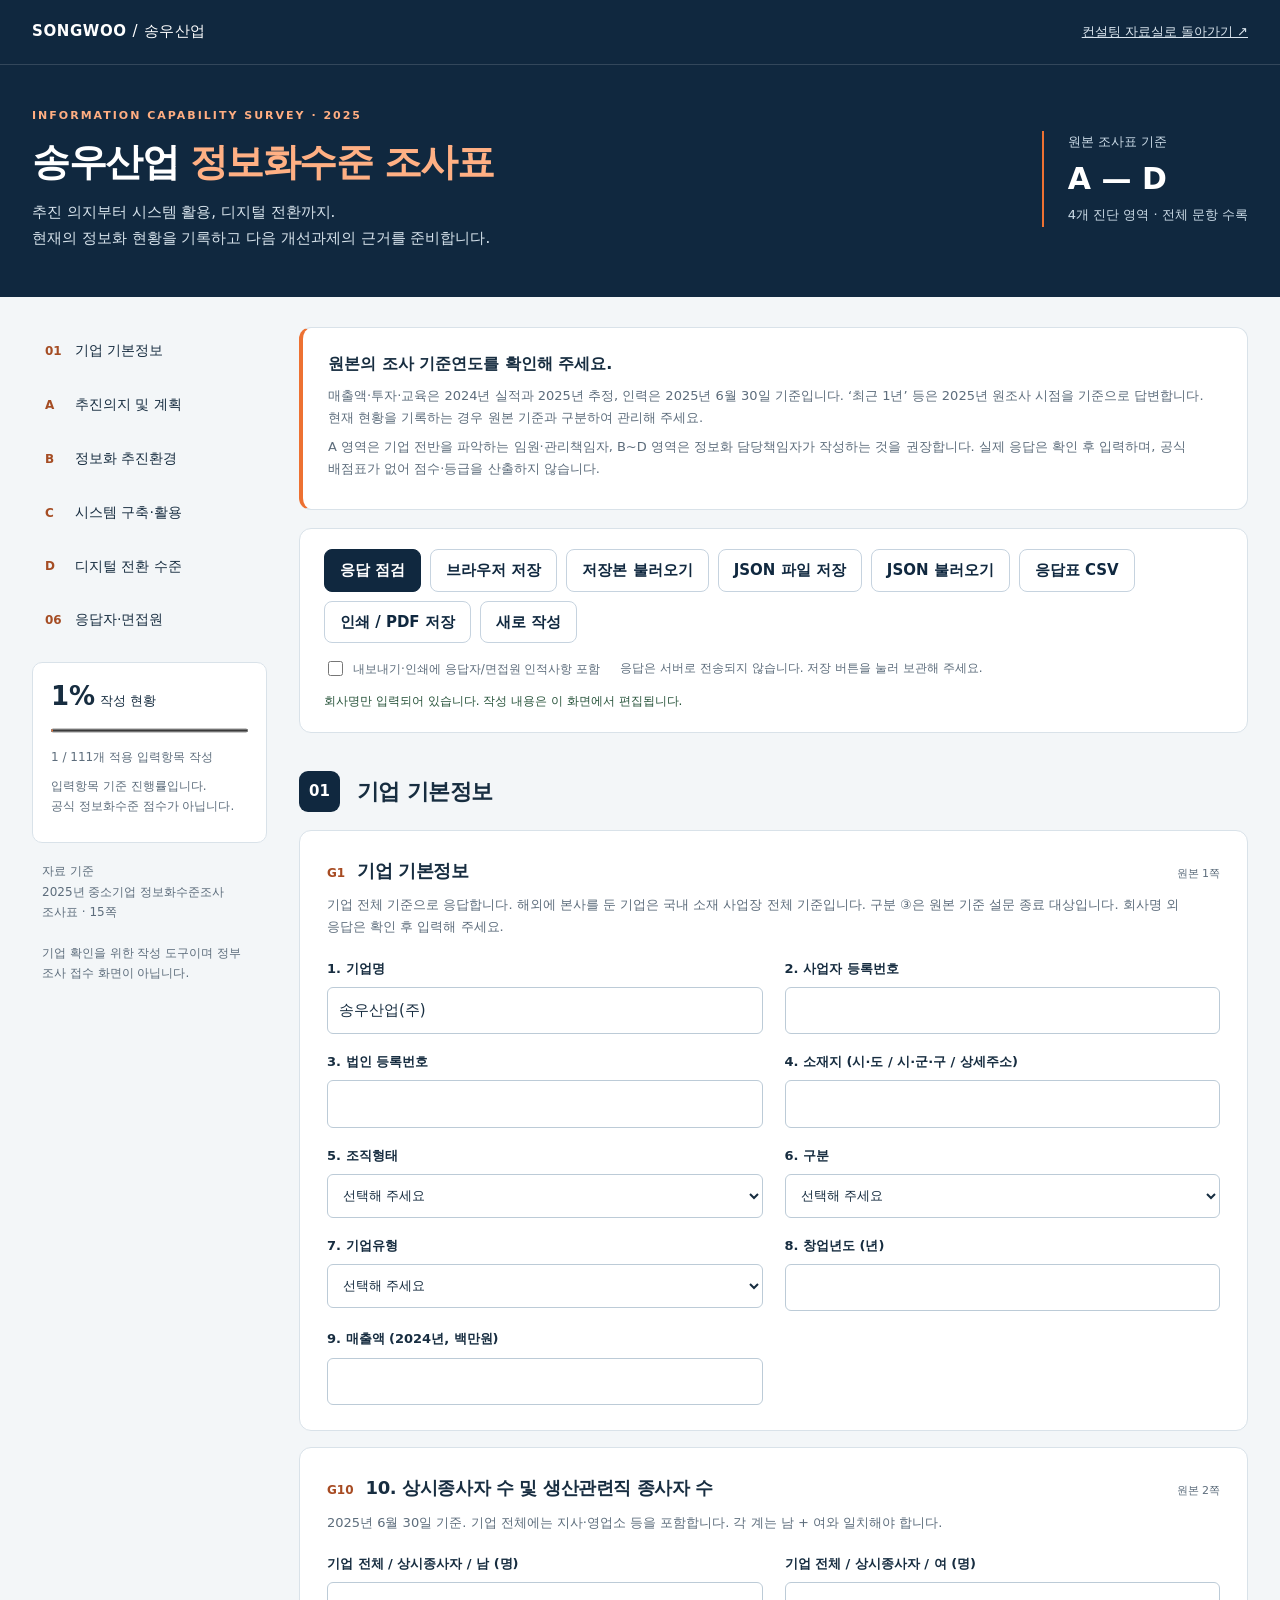
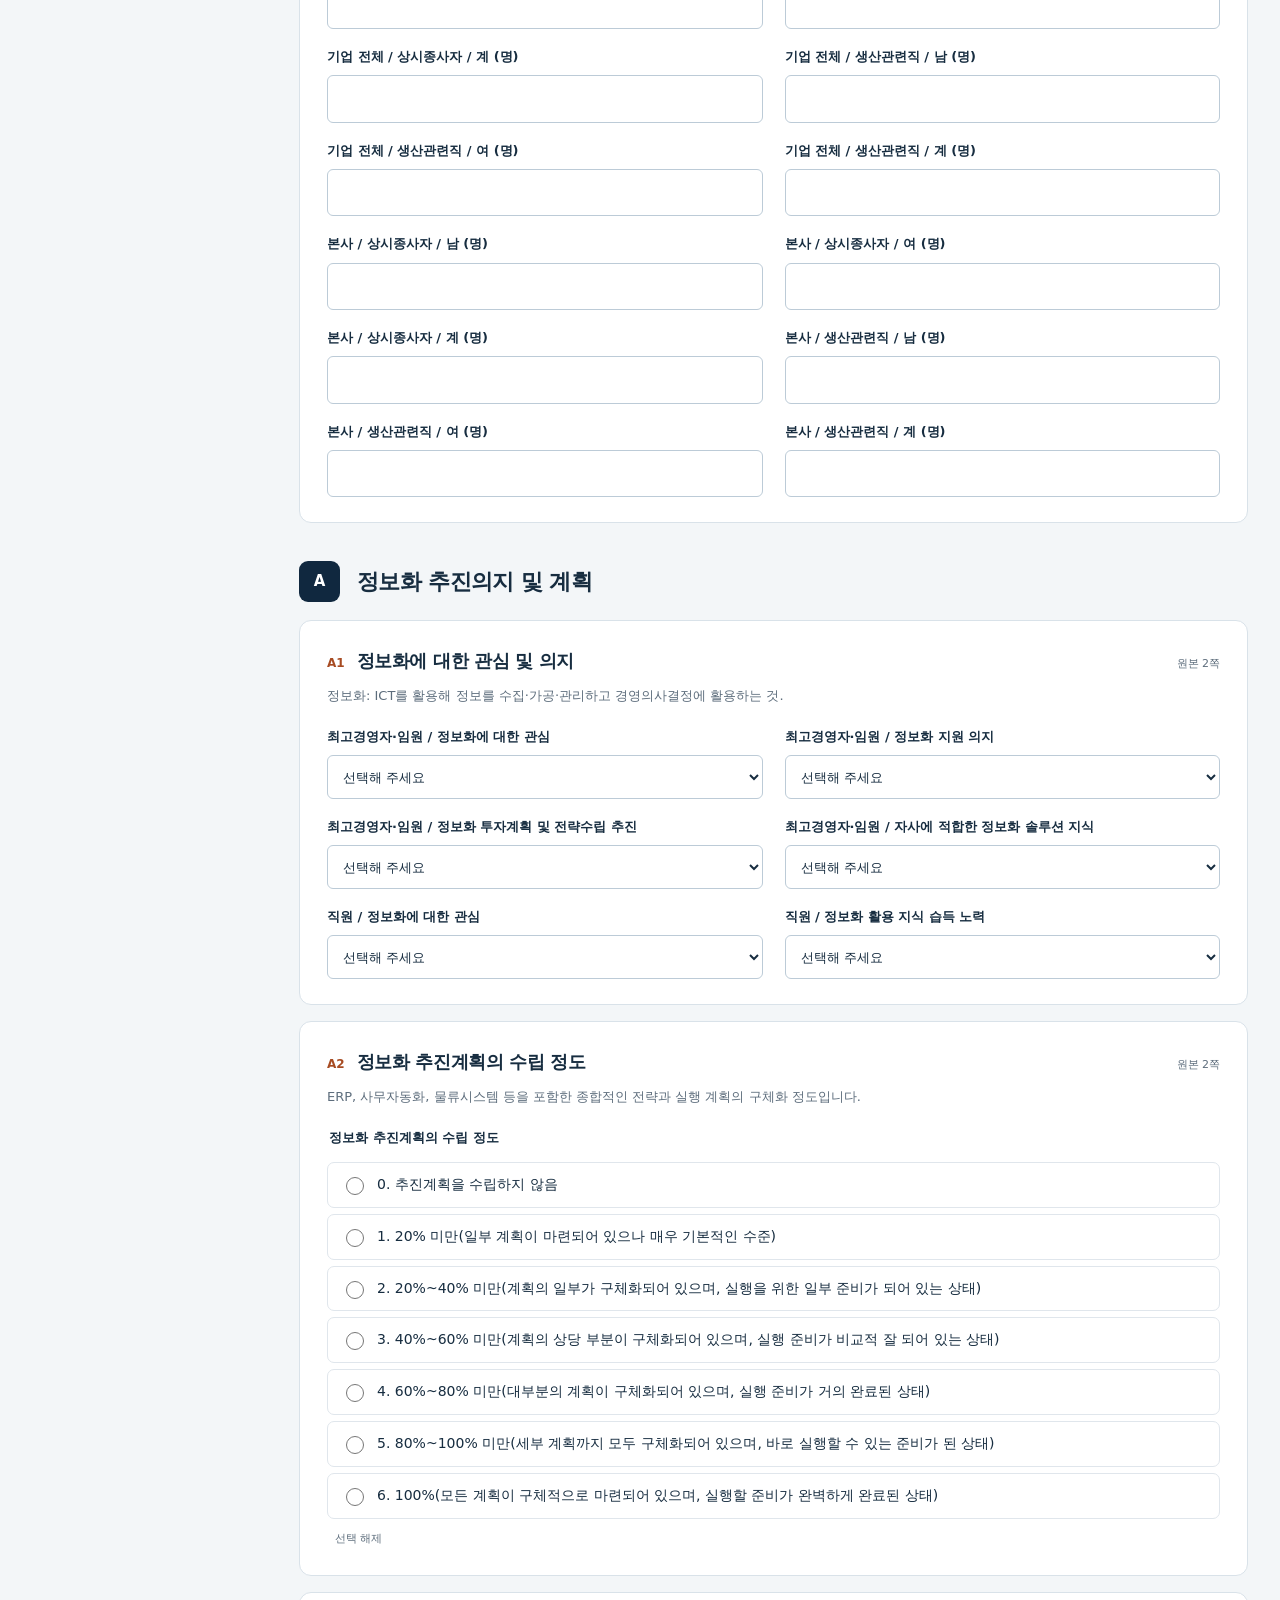
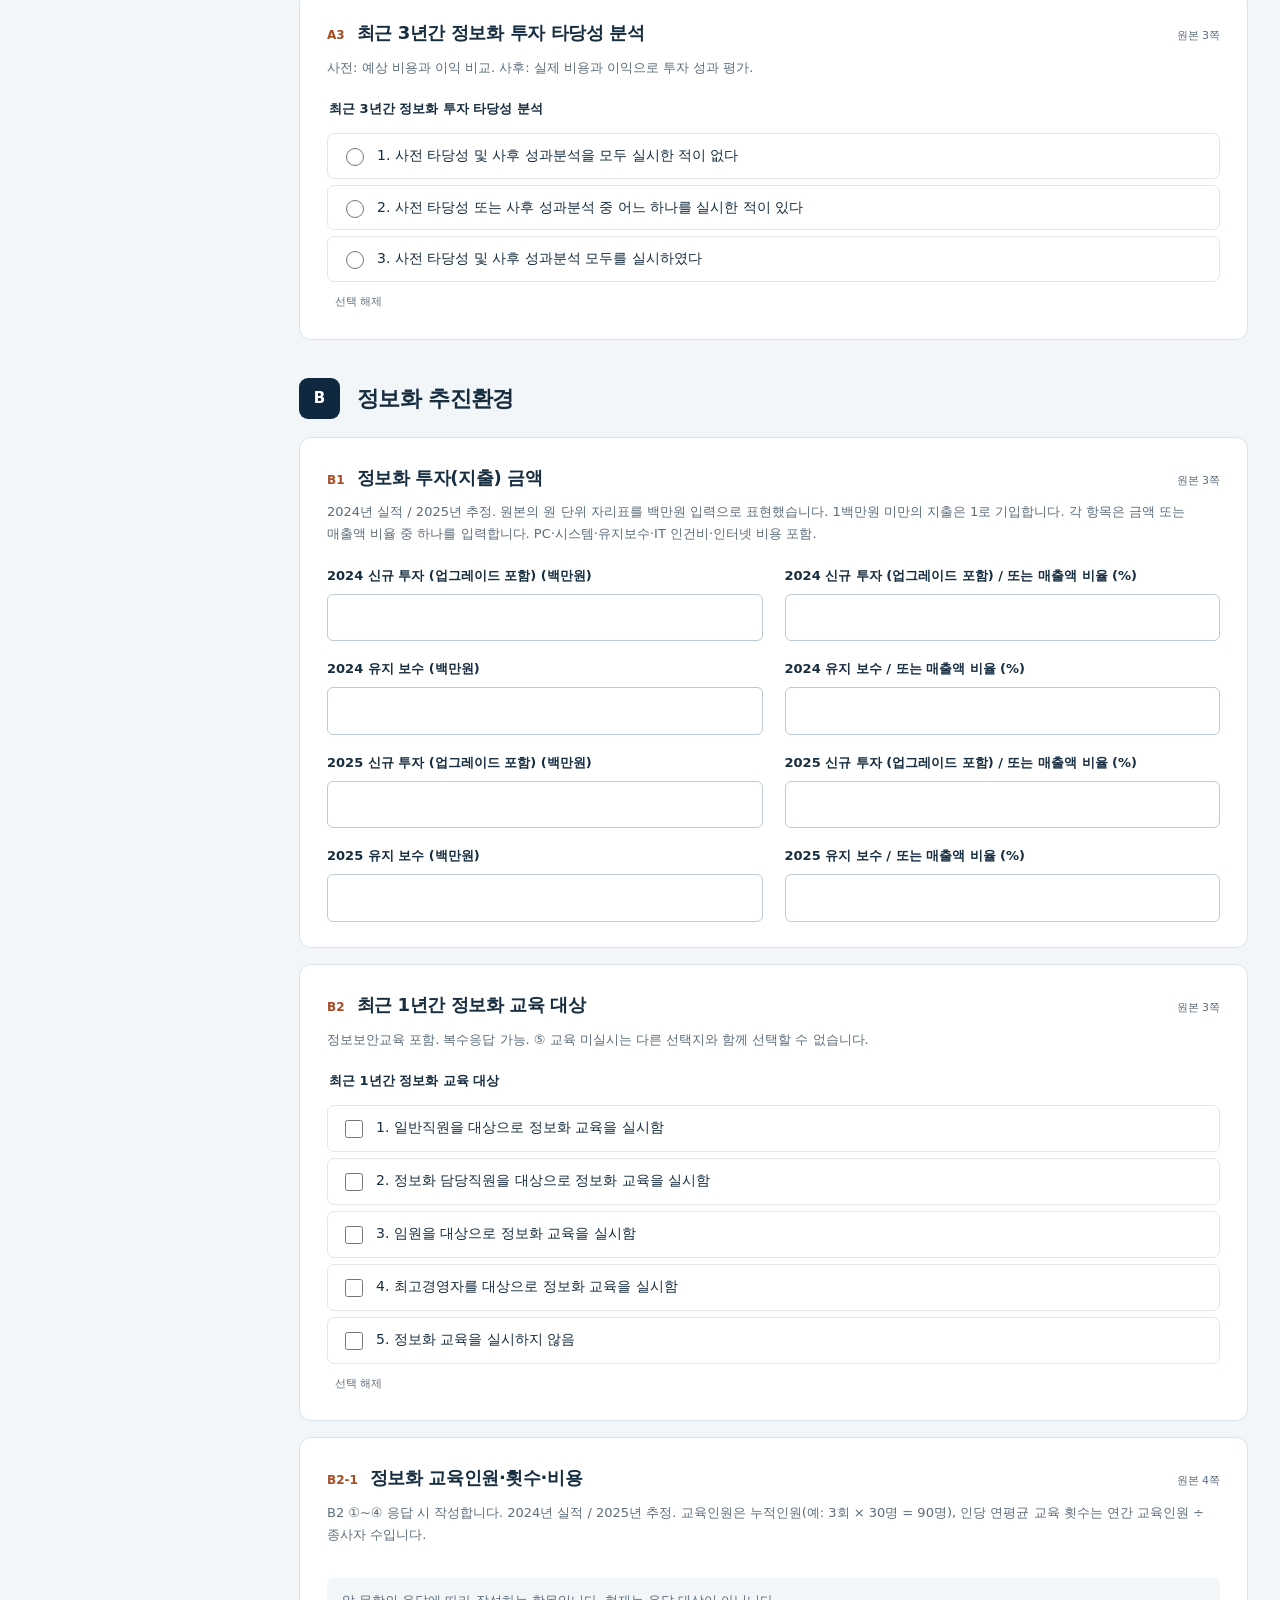
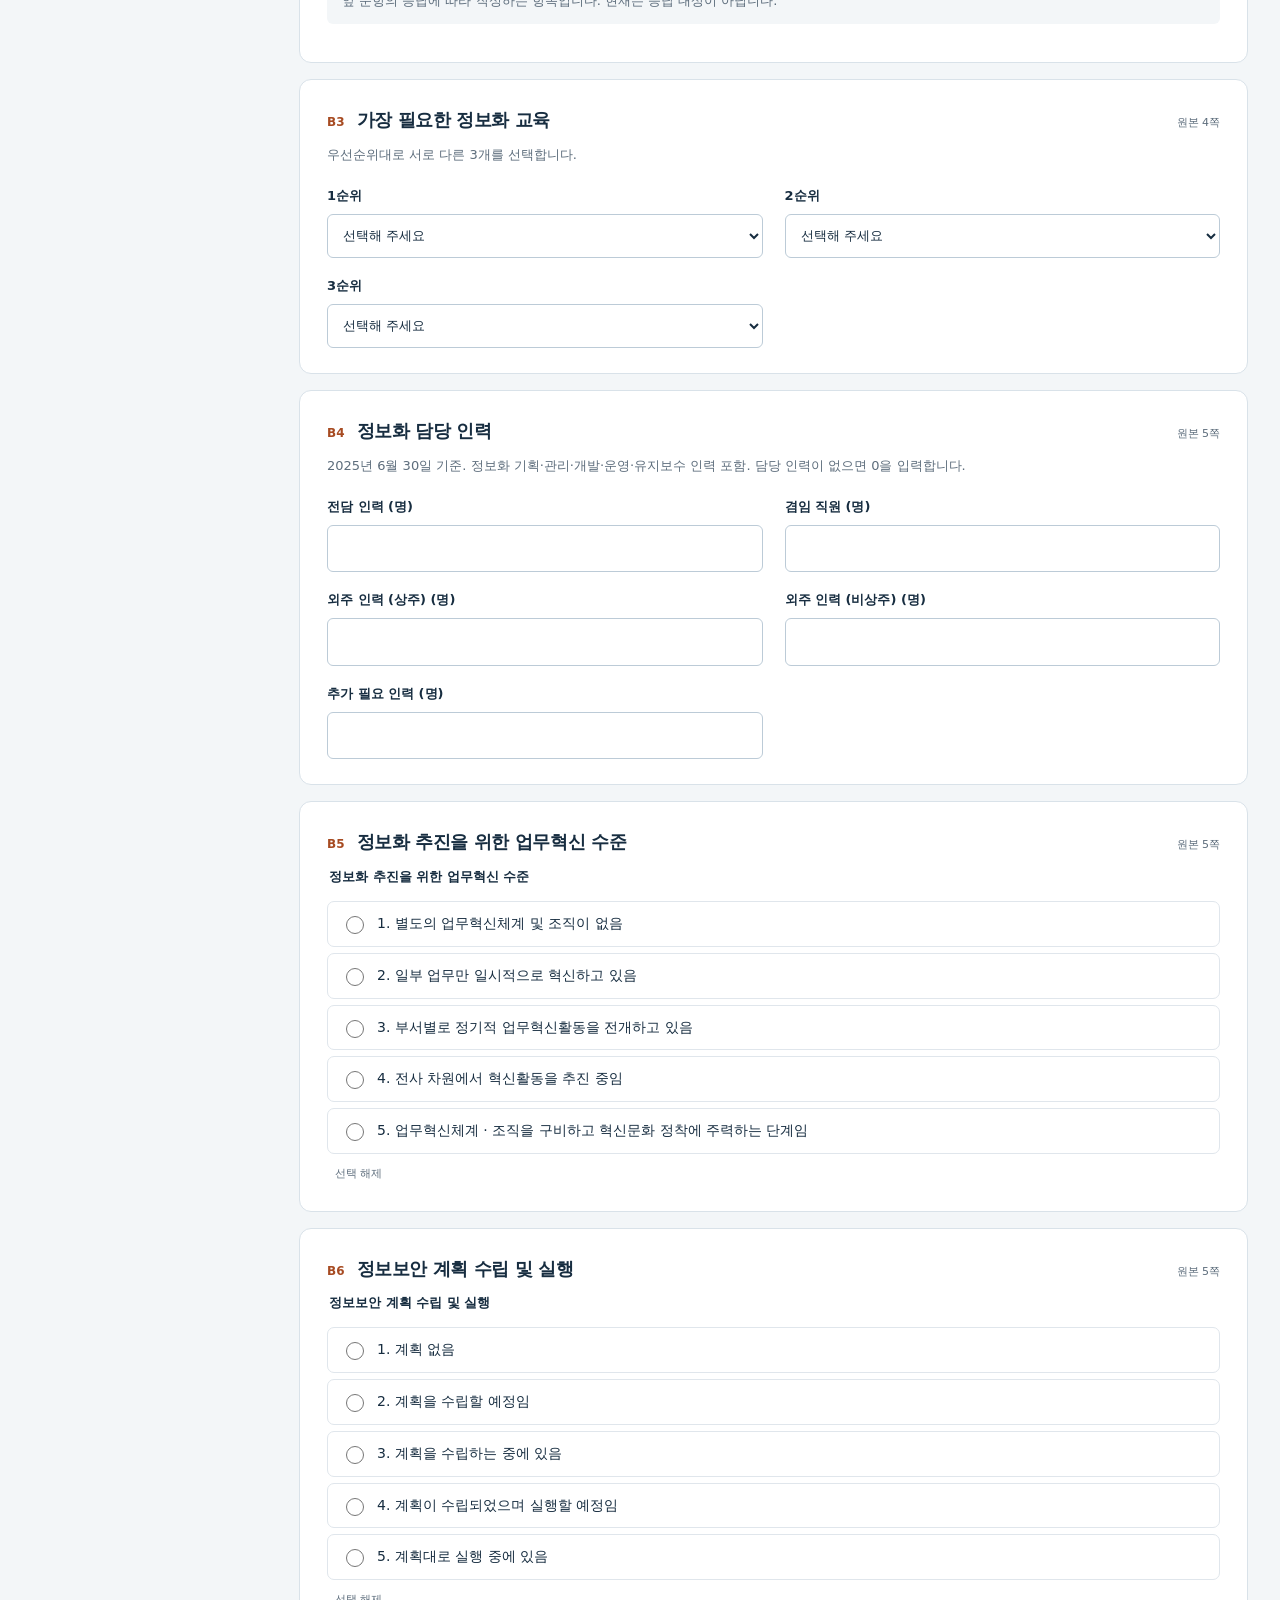
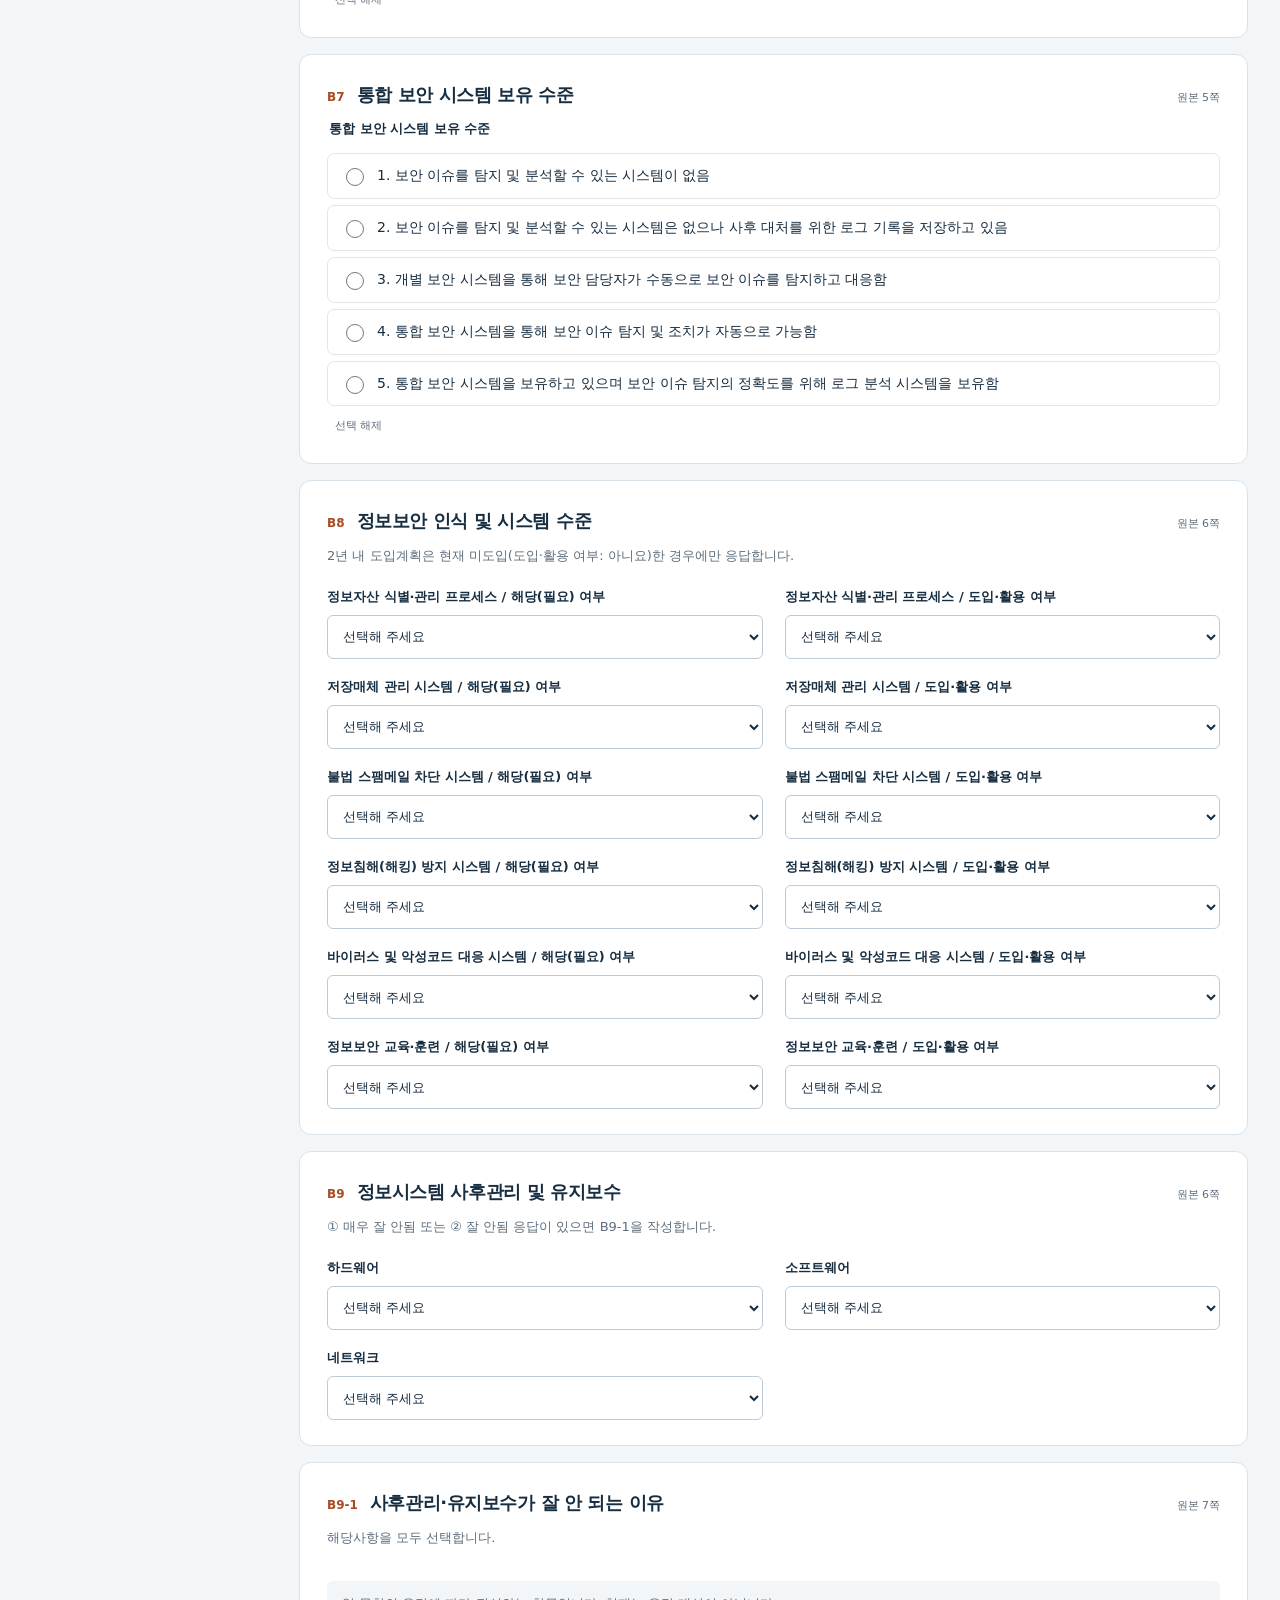
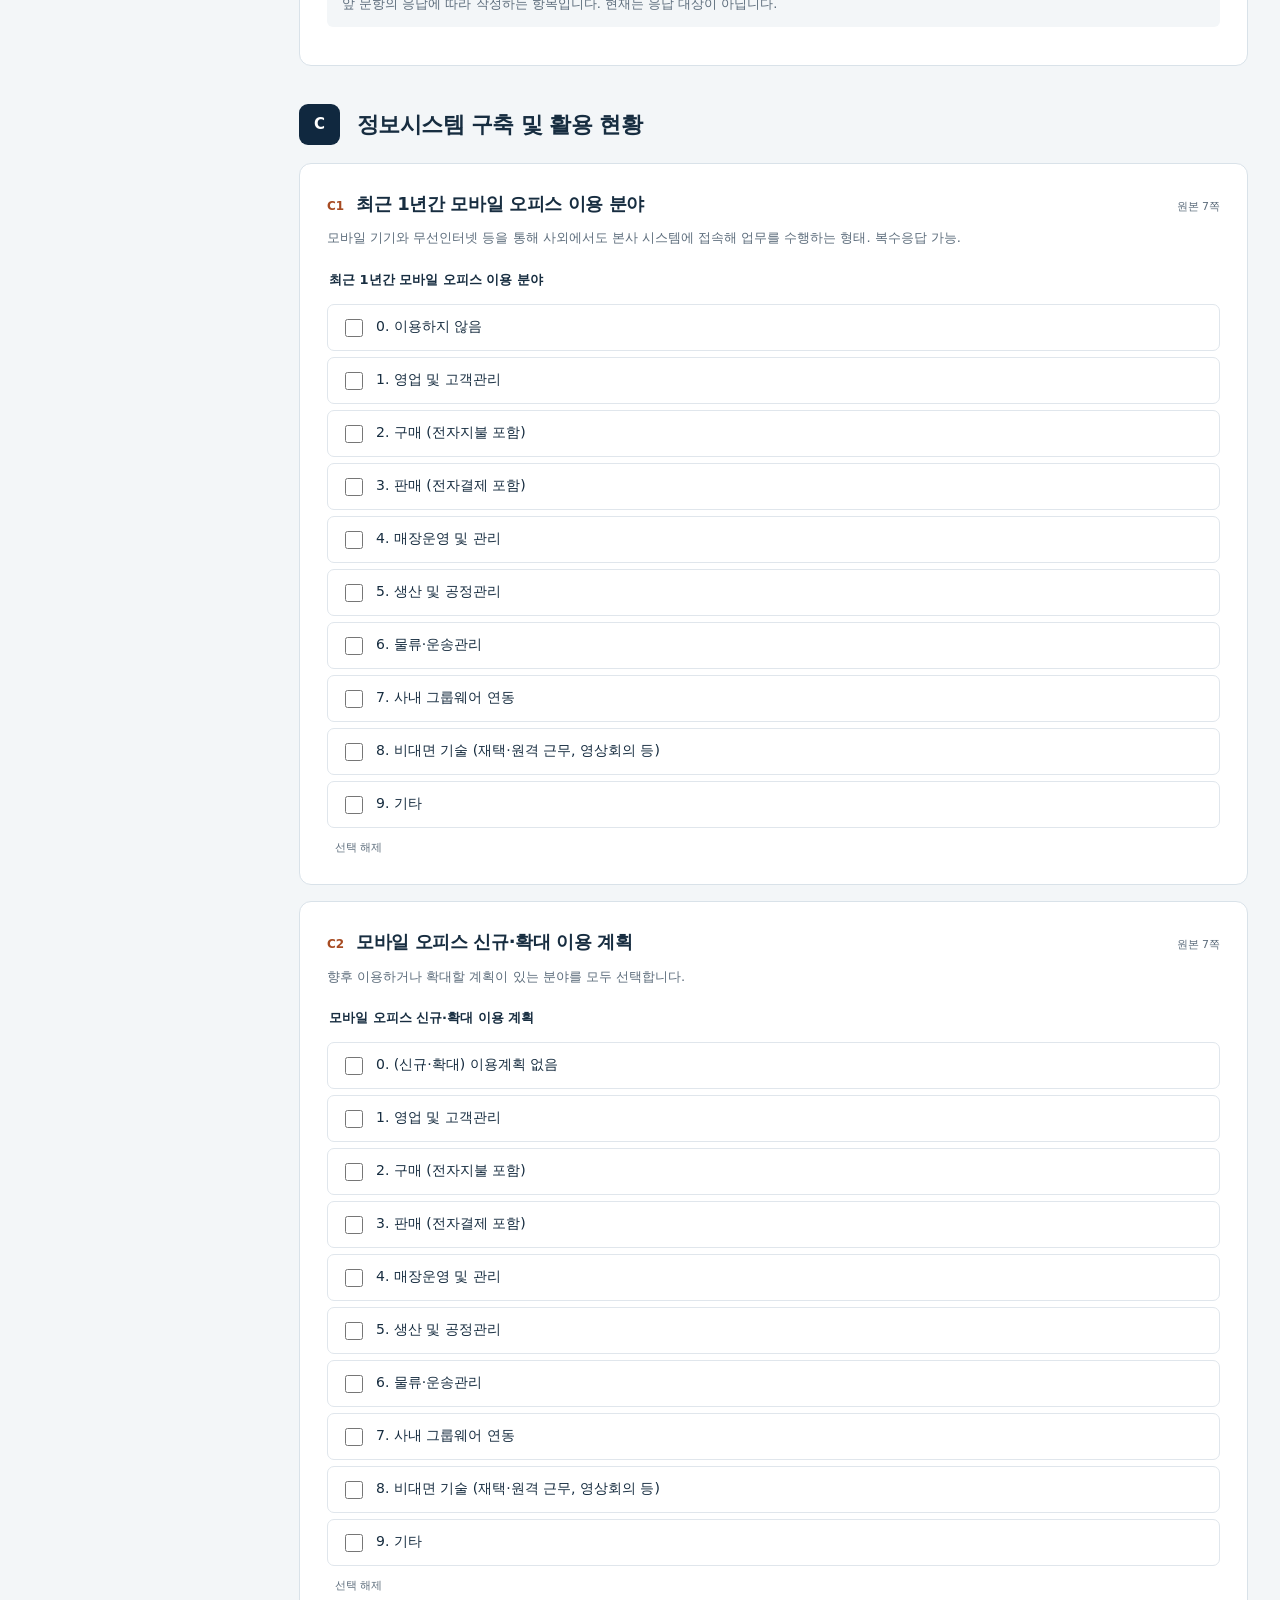
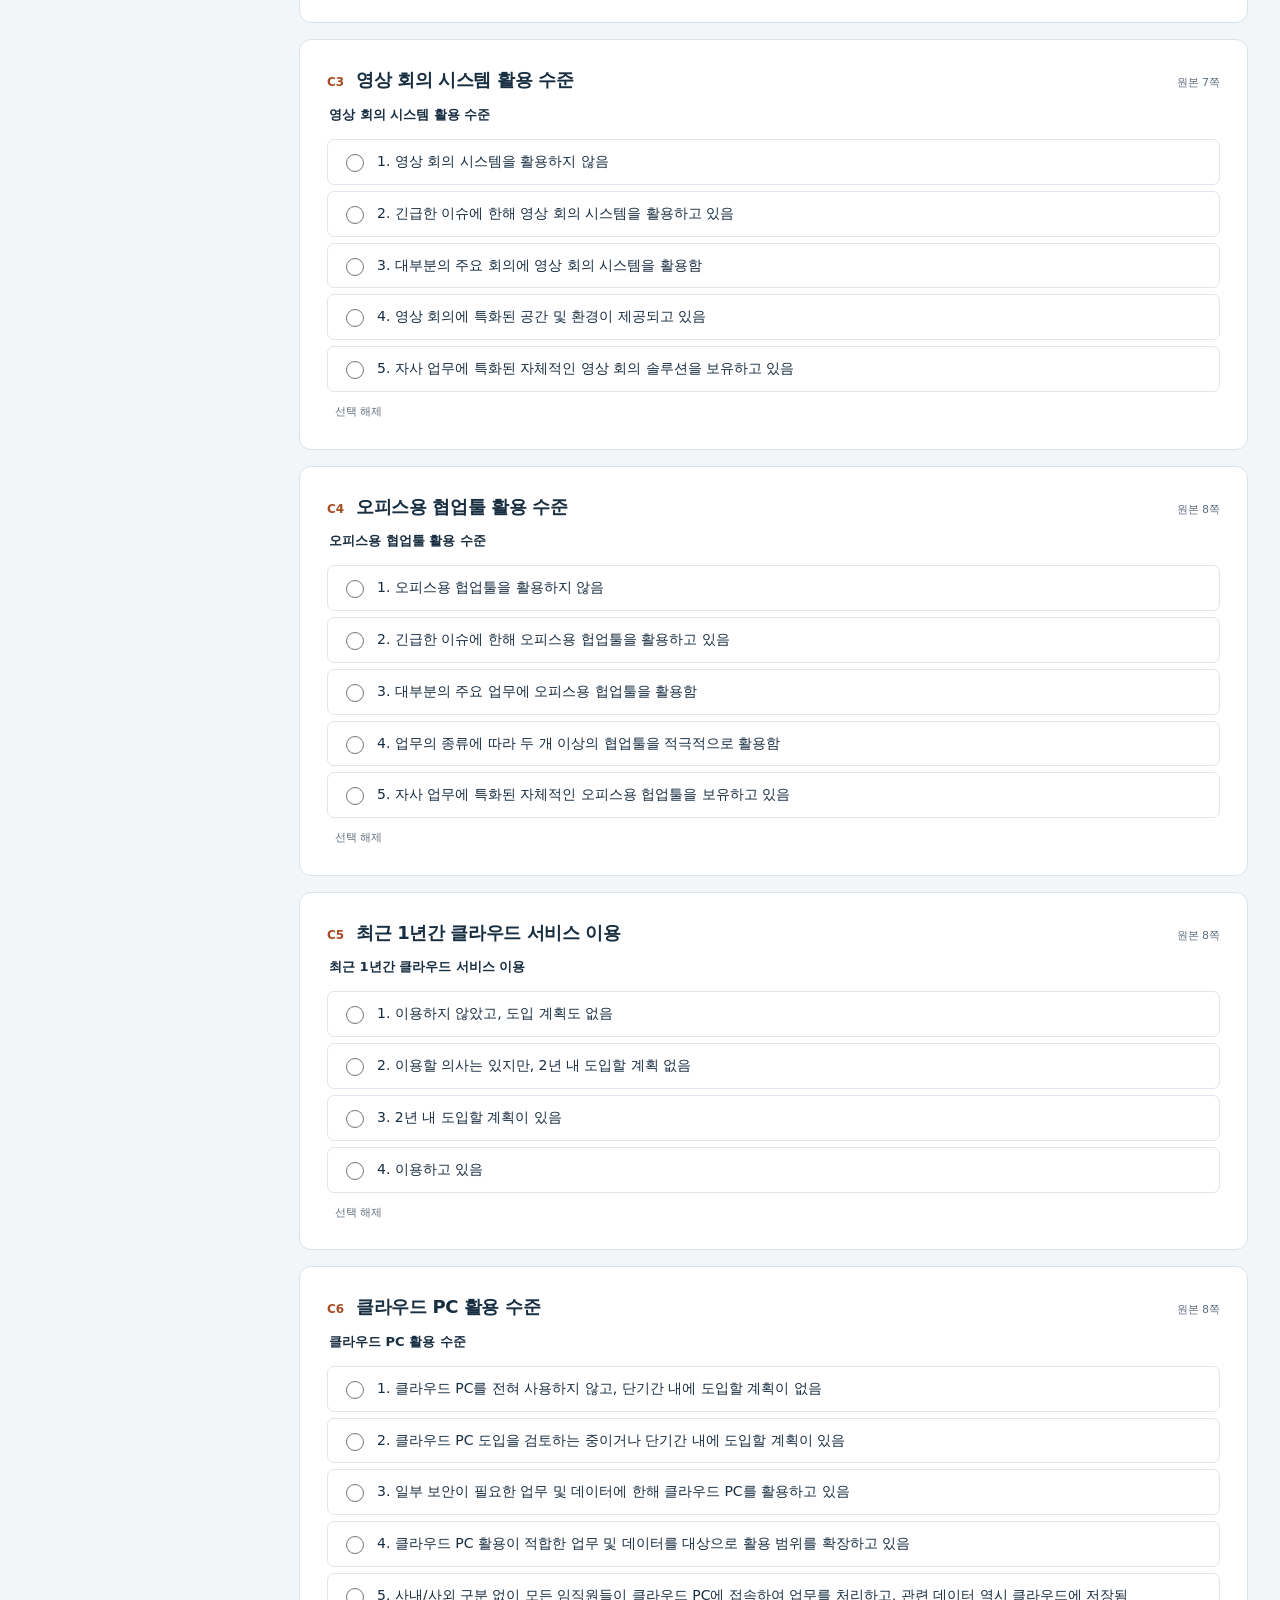
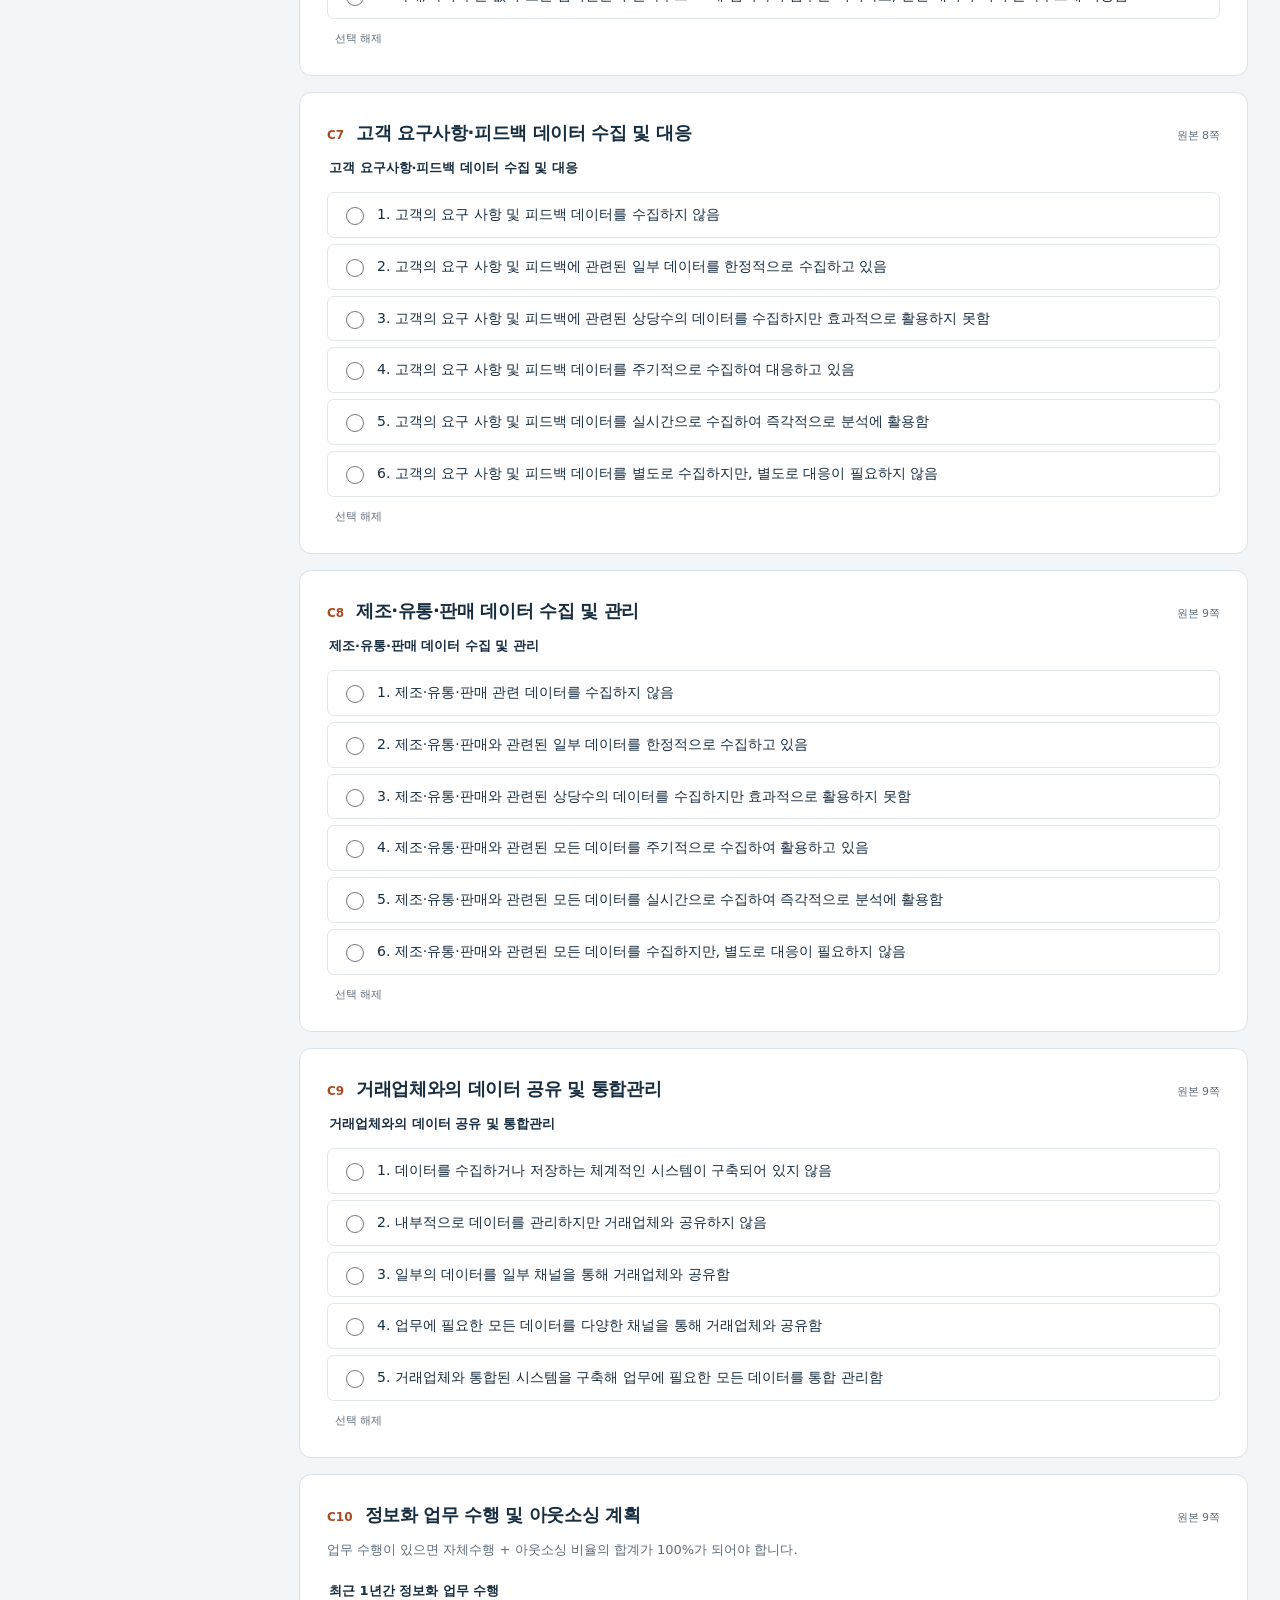
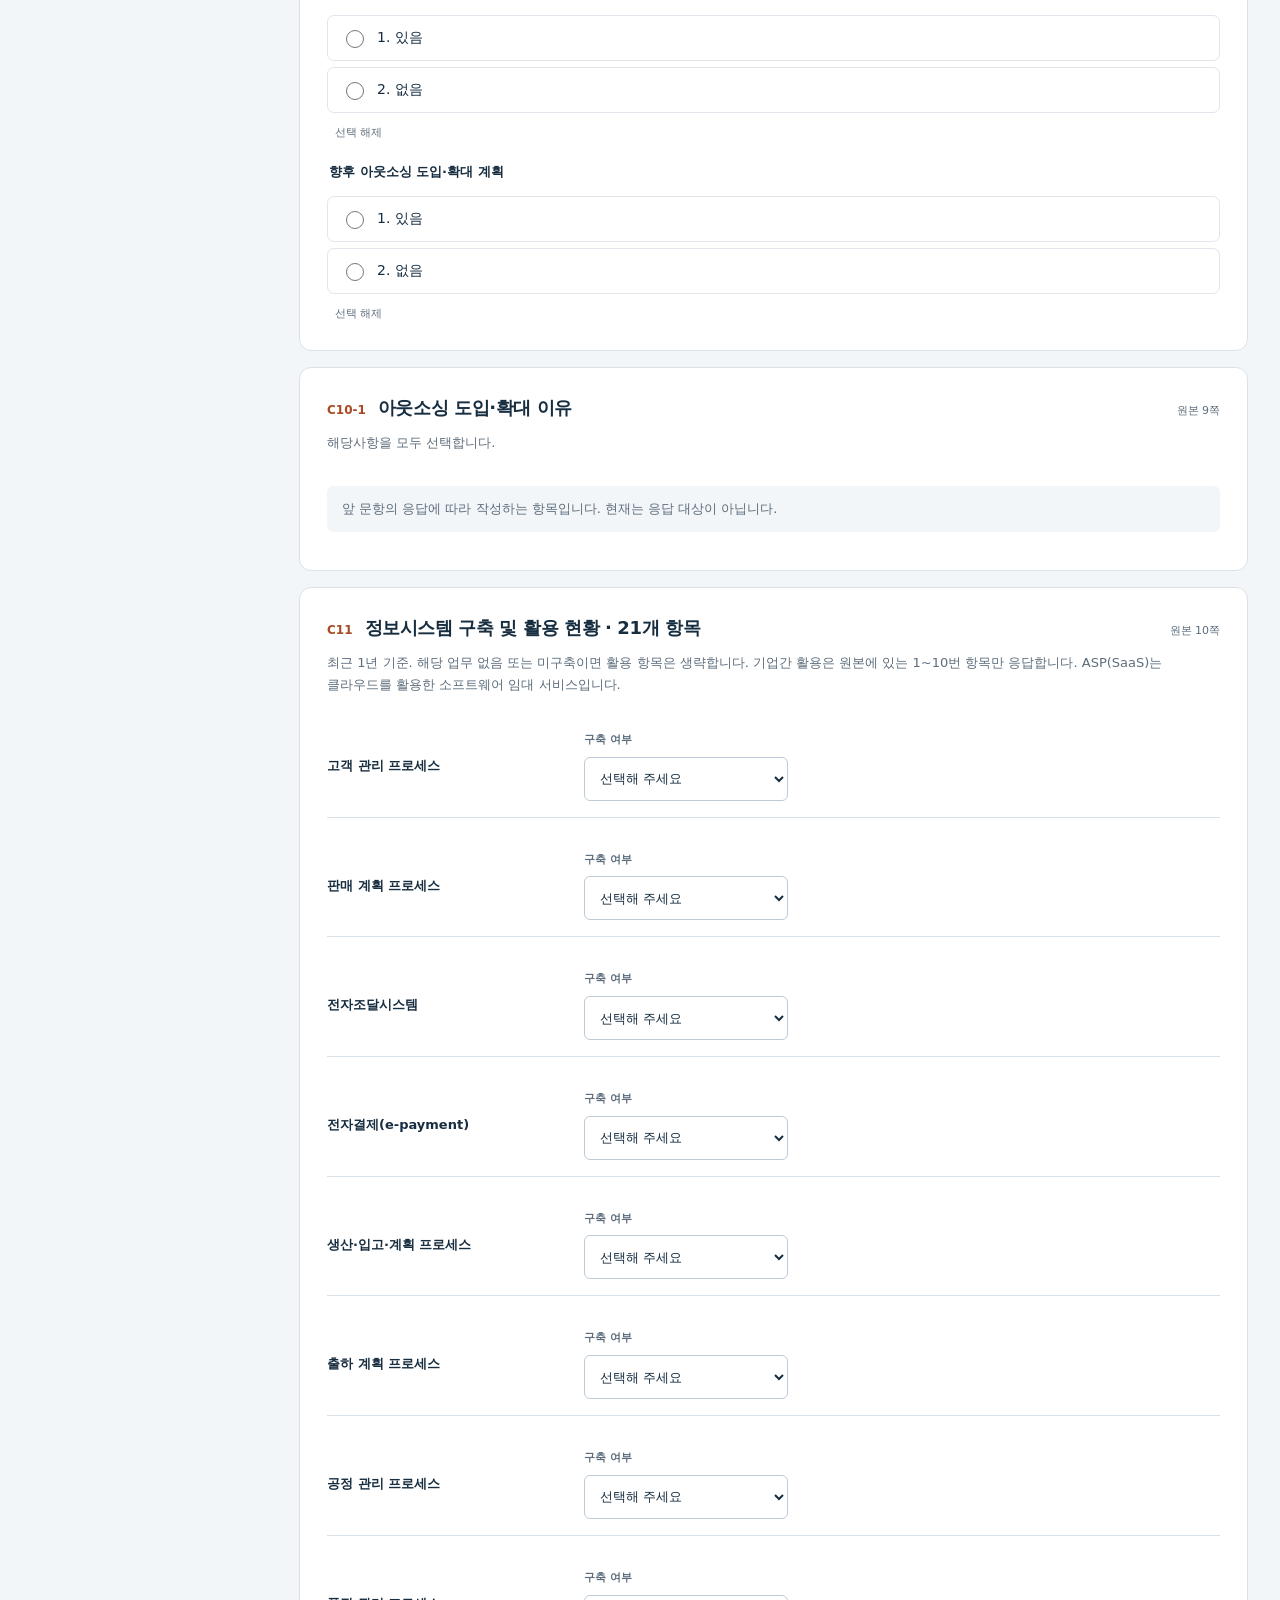
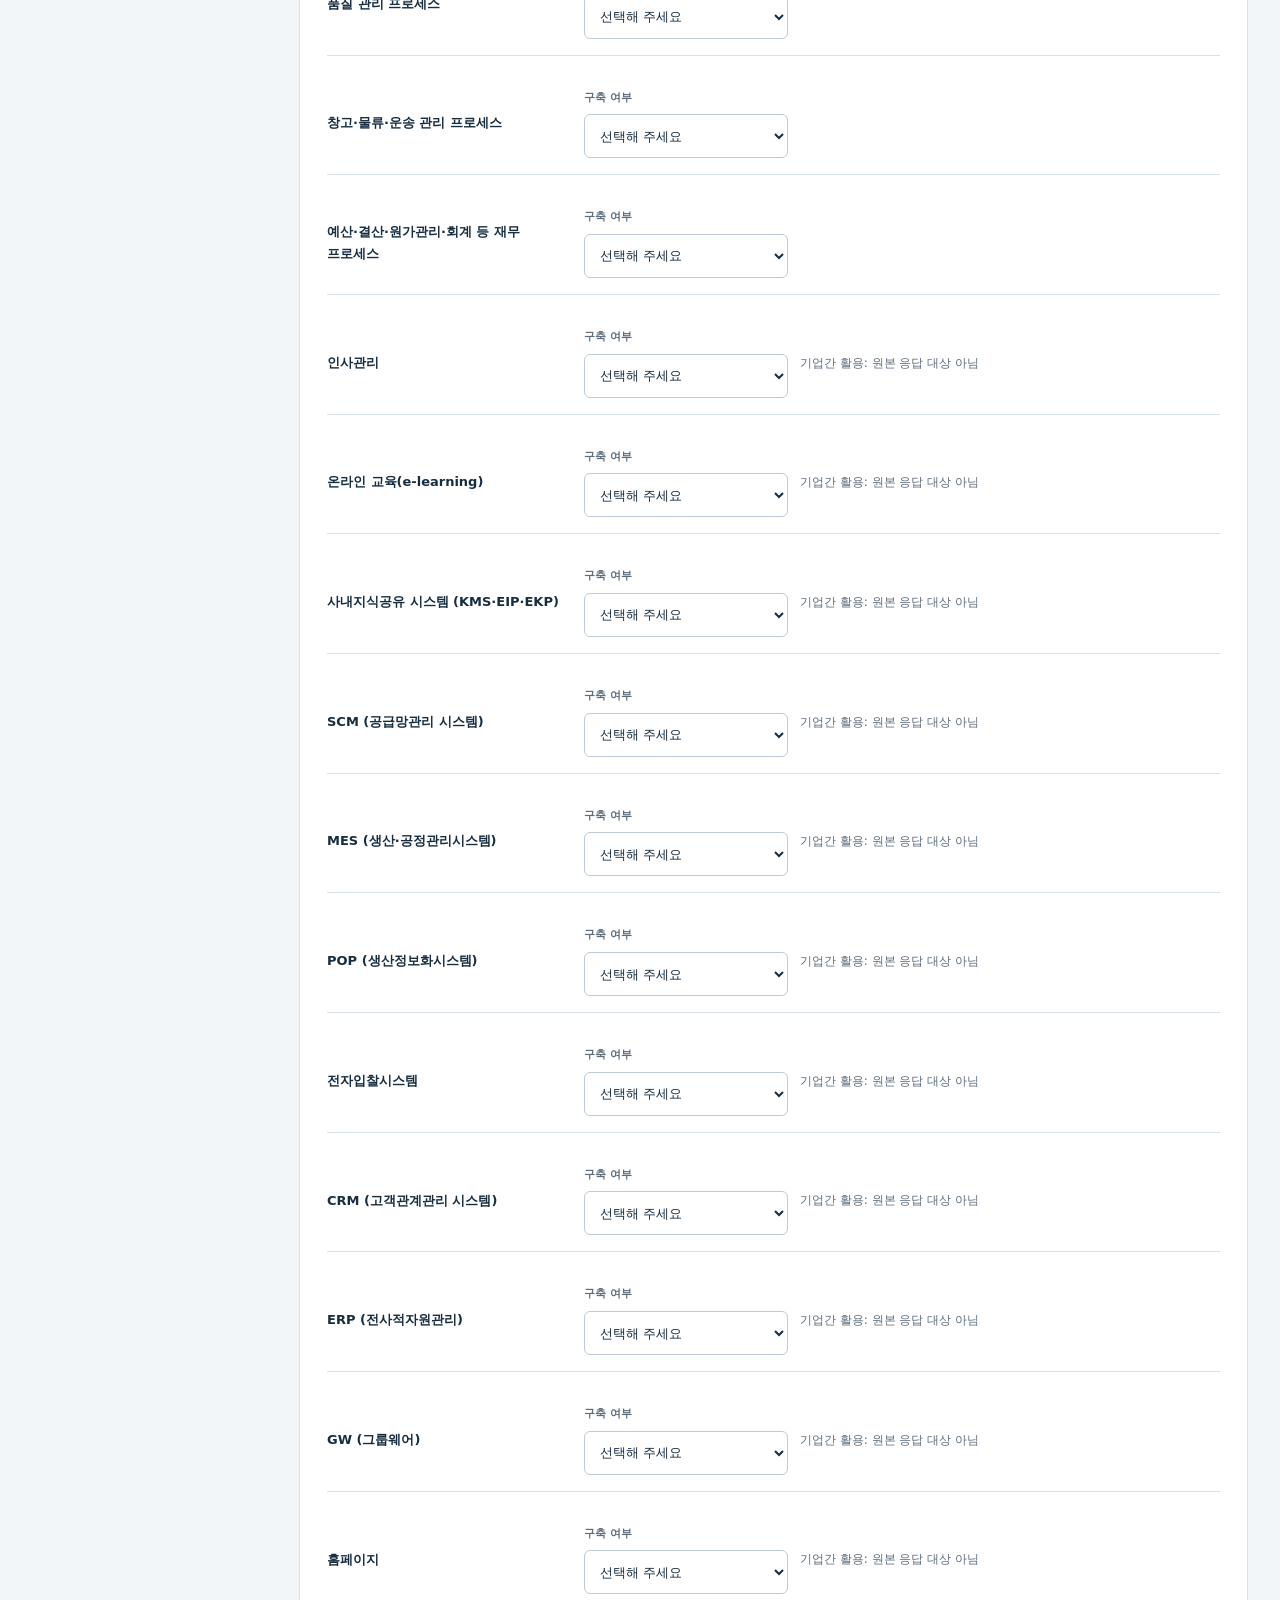
<file: docs/information-survey/index.html>
<!doctype html>
<html lang="ko">
<head><meta charset="utf-8"><meta name="viewport" content="width=device-width, initial-scale=1"><meta name="description" content="2025년 중소기업 정보화수준조사 조사표를 기반으로 한 송우산업 작성 도구. A~D 전 영역, 응답 저장과 불러오기, 응답 점검, 인쇄를 지원합니다."><title>정보화수준 조사표 | 송우산업</title>
<style>
:root{--navy:#10283f;--ink:#172d40;--muted:#5d6d7c;--line:#d9e2e9;--orange:#ed7132;--paper:#f3f6f8}*{box-sizing:border-box}html{scroll-padding-top:30px}body{margin:0;background:var(--paper);color:var(--ink);font:15px/1.7 "맑은 고딕",system-ui,sans-serif;word-break:keep-all}a{color:inherit}button,input,select,textarea{font:inherit}button,.filebutton{cursor:pointer;border:1px solid #c6d3df;background:white;border-radius:8px;padding:9px 15px;color:var(--navy);font-weight:700;line-height:1.5}button:hover,.filebutton:hover{background:#edf3f7}button.primary{background:var(--navy);color:white;border-color:var(--navy)}button:focus-visible,a:focus-visible,input:focus-visible,select:focus-visible,textarea:focus-visible,.filebutton:focus-within{outline:3px solid var(--orange);outline-offset:3px}input[type=checkbox],input[type=radio]{accent-color:var(--navy);width:18px;height:18px;flex-shrink:0}header{background:var(--navy);color:white}.topbar{max-width:1360px;margin:auto;padding:19px 32px;border-bottom:1px solid #ffffff25;display:flex;align-items:center;justify-content:space-between;gap:20px}.brand{font-weight:800;letter-spacing:.6px;text-decoration:none}.topbar a:last-child{font-size:13px;color:#dbe6ef}.hero{max-width:1360px;margin:auto;padding:42px 32px 46px;display:flex;justify-content:space-between;gap:32px;align-items:center}.eyebrow{font-size:11px;font-weight:800;letter-spacing:2px;color:#ffae82}h1{font-size:38px;letter-spacing:-1.5px;line-height:1.35;margin:12px 0}h1 span{color:#ffb084}.hero p{max-width:740px;color:#d8e4ed;margin:0}.badge{flex-shrink:0;border-left:2px solid var(--orange);padding-left:24px;font-size:13px;color:#cbdbe7}.badge strong{display:block;font-size:30px;color:white}.layout{max-width:1360px;margin:auto;display:grid;grid-template-columns:235px minmax(0,1fr);gap:32px;padding:30px 32px 60px}aside{align-self:start;position:sticky;top:20px}nav{display:grid;gap:6px}nav a{text-decoration:none;padding:11px 12px;border-radius:7px;font-size:14px;border:1px solid transparent;display:flex;gap:12px;align-items:center}nav a:hover{background:white;border-color:var(--line)}nav b{color:#a54d24;font-size:12px;min-width:18px}.progressbox{background:white;border:1px solid var(--line);border-radius:10px;padding:18px;margin:18px 0}.progressbox strong{font-size:26px;line-height:1.2}.progressbox p{font-size:12px;color:var(--muted);margin:8px 0}progress{width:100%;height:7px;accent-color:var(--orange)}.aside-note{font-size:12px;color:var(--muted);padding:0 10px}.intro,.tools,.question{background:white;border:1px solid var(--line);border-radius:12px}.intro{padding:22px 25px;margin-bottom:18px;border-left:4px solid var(--orange)}.intro strong{font-size:16px}.intro p{font-size:13px;color:var(--muted);margin:7px 0}.tools{padding:20px 24px;margin-bottom:28px}.toolrow{display:flex;flex-wrap:wrap;gap:9px}.preferences{display:flex;gap:20px;flex-wrap:wrap;margin-top:15px;font-size:12px;color:var(--muted)}.preferences label{display:flex;align-items:center;gap:7px}.preferences input{width:15px;height:15px}#status{font-size:12px;color:#28543b;margin:12px 0 0;min-height:20px}.sectionhead{display:flex;gap:17px;align-items:center;margin:38px 0 18px}.sectionhead .letter{background:var(--navy);color:white;width:41px;height:41px;display:grid;place-items:center;border-radius:9px;font-weight:800}h2{font-size:22px;letter-spacing:-.6px;margin:0}.sectionhead small{color:var(--muted)}.question{padding:25px 27px;margin-bottom:16px;scroll-margin-top:24px}.qhead{display:flex;align-items:baseline;gap:12px;margin-bottom:8px}.qhead b{font-size:12px;color:#a74b22;white-space:nowrap}h3{margin:0;font-size:18px;letter-spacing:-.4px}.source{color:var(--muted);font-size:11px;white-space:nowrap;margin-left:auto}.note{font-size:13px;color:var(--muted);margin:8px 0 19px}.fields{display:grid;grid-template-columns:repeat(2,minmax(0,1fr));gap:17px 22px}.field{min-width:0}.field>label,.field>legend{font-size:13px;font-weight:700;margin-bottom:7px;display:block}.field.full{grid-column:1/-1}fieldset.field{margin:0;padding:0;border:0;min-width:0}input:not([type=checkbox]):not([type=radio]),select,textarea{width:100%;border:1px solid #bccbd7;border-radius:6px;background:#fff;padding:10px 11px;min-height:44px;color:var(--ink)}select{font-size:13px}textarea{min-height:95px;resize:vertical}.choice{display:flex;gap:10px;align-items:flex-start;margin:6px 0;padding:10px 13px;border:1px solid #e0e6ec;border-radius:7px;font-size:14px;font-weight:400;cursor:pointer;word-break:normal;overflow-wrap:anywhere}.choice input{margin-top:4px}.choice:has(input:checked){background:#eff5fa;border-color:#60809b;color:#10283f}.choice:hover{background:#f8fafc}.chosen{font-size:12px;color:#42637d;margin:6px 0 0;word-break:normal;overflow-wrap:anywhere}.mini-clear{padding:2px 8px;border:0;background:transparent;font-size:11px;color:var(--muted);font-weight:400}.matrix-row{grid-column:1/-1;display:grid;grid-template-columns:1.2fr 1fr 1fr 1fr;gap:12px;align-items:start;padding:16px 0;border-bottom:1px solid var(--line)}.matrix-row:last-child{border:0}.matrix-title{font-size:13px;font-weight:700;align-self:center}.matrix-row .field>label{font-size:11px;color:var(--muted)}.na{font-size:12px;color:var(--muted);align-self:center}.skip{color:var(--muted);font-size:13px;background:#f3f6f8;border-radius:6px;padding:12px 15px}.issuebox{border:1px solid #d99975;background:#fff8f2;padding:20px;border-radius:10px;margin-bottom:20px}.issuebox h3{margin-bottom:10px}.issuebox ul{margin:0;padding-left:23px;max-height:280px;overflow:auto}.issuebox a{font-size:13px}.invalid{outline:2px solid #c06439;outline-offset:5px;border-radius:4px}#termination{background:#fff1e5;border:1px solid #e2a785;padding:18px;border-radius:8px;margin-bottom:18px}footer{padding:25px 0;border-top:1px solid var(--line);font-size:12px;color:var(--muted);margin-top:35px}.printvalue{display:none}#import{position:absolute;width:1px;height:1px;min-height:0;padding:0;border:0;opacity:0;overflow:hidden;clip-path:inset(50%);pointer-events:none}.printmeta{display:none}[hidden]{display:none!important}
@media(max-width:1000px){.layout{grid-template-columns:195px minmax(0,1fr);gap:20px;padding:24px}.hero{padding:35px 24px}.badge{display:none}.question{padding:22px}.matrix-row{grid-template-columns:1fr 1fr}.matrix-title{grid-column:1/-1}.source{display:none}}
@media(max-width:700px){.topbar{padding:16px 18px}.hero{padding:26px 18px 32px}h1{font-size:29px}.hero p{font-size:13px}.layout{display:block;padding:18px}.layout aside{position:static}nav{display:flex;flex-wrap:wrap;gap:3px;margin-bottom:14px}nav a{font-size:12px;padding:6px 8px;gap:6px;background:white}.progressbox{padding:12px 15px;margin:0 0 18px}.progressbox strong{font-size:20px}.aside-note{display:none}.fields{grid-template-columns:1fr}.question{padding:19px 16px}.qhead{flex-wrap:wrap;gap:6px 10px}h3{font-size:16px}.intro,.tools{padding:18px}.toolrow button,.filebutton{font-size:12px;padding:9px 11px}.preferences{gap:8px}.sectionhead{margin-top:28px}h2{font-size:19px}.matrix-row{grid-template-columns:1fr}.choice{font-size:13px}}
@media print{@page{size:A4;margin:15mm}body{font-size:10pt;background:white;line-height:1.5}header{background:white;color:black}.topbar,.badge,aside,.tools,.intro,.mini-clear,.issuebox,.source,footer{display:none!important}.hero{padding:0;margin-bottom:15px}.eyebrow{color:#555}h1{font-size:22pt;margin:5px 0}h1 span,.hero p{color:black}.hero p{font-size:9pt}.layout{display:block;padding:0}.sectionhead{margin:20px 0 10px;break-after:avoid}.sectionhead .letter{background:#eee;color:black}h2{font-size:14pt}.question{border:0;border-top:1px solid #777;border-radius:0;padding:10px 0;margin:0 0 9px}.question{break-inside:avoid}#question-C11{break-inside:auto}.qhead{break-after:avoid}h3{font-size:11pt}.note{font-size:8pt;margin:4px 0 8px}.fields{gap:7px 15px}.field{break-inside:avoid;outline:0!important}.field>label,.field>legend{font-size:9pt;margin-bottom:3px}.control,.chosen{display:none!important}.printvalue{display:block;white-space:pre-wrap;word-break:normal;overflow-wrap:anywhere;font-size:9pt;border-bottom:1px solid #ddd;min-height:18px;padding:2px 0}.matrix-row{grid-template-columns:1.2fr 1fr 1fr 1fr;gap:7px;padding:8px 0;break-inside:avoid}.matrix-title{grid-column:auto;font-size:9pt}.skip{font-size:8pt;padding:6px}.printmeta{display:block;font-size:9pt;margin-top:10px}.hide-personal #section-R{display:none!important}.source,.progressbox{display:none}.na{font-size:8pt}}
</style></head>
<body><header><div class="topbar"><a class="brand" href="../../site/">SONGWOO <span style="font-weight:400">/ 송우산업</span></a><a href="../../site/">컨설팅 자료실로 돌아가기 ↗</a></div><div class="hero"><div><div class="eyebrow">INFORMATION CAPABILITY SURVEY · 2025</div><h1>송우산업 <span>정보화수준 조사표</span></h1><p>추진 의지부터 시스템 활용, 디지털 전환까지.<br>현재의 정보화 현황을 기록하고 다음 개선과제의 근거를 준비합니다.</p><div class="printmeta" id="printmeta"></div></div><div class="badge">원본 조사표 기준<strong>A — D</strong>4개 진단 영역 · 전체 문항 수록</div></div></header>
<div class="layout"><aside><nav aria-label="조사 영역"><a href="#section-G"><b>01</b>기업 기본정보</a><a href="#section-A"><b>A</b>추진의지 및 계획</a><a href="#section-B"><b>B</b>정보화 추진환경</a><a href="#section-C"><b>C</b>시스템 구축·활용</a><a href="#section-D"><b>D</b>디지털 전환 수준</a><a href="#section-R"><b>06</b>응답자·면접원</a></nav><div class="progressbox"><div><strong id="progressPercent">0%</strong> <small>작성 현황</small></div><progress id="progress" max="100" value="0" aria-label="적용 입력항목 작성률"></progress><p id="progressText"></p><p>입력항목 기준 진행률입니다.<br>공식 정보화수준 점수가 아닙니다.</p></div><p class="aside-note">자료 기준<br>2025년 중소기업 정보화수준조사 조사표 · 15쪽<br><br>기업 확인을 위한 작성 도구이며 정부 조사 접수 화면이 아닙니다.</p></aside>
<main><div class="intro"><strong>원본의 조사 기준연도를 확인해 주세요.</strong><p>매출액·투자·교육은 2024년 실적과 2025년 추정, 인력은 2025년 6월 30일 기준입니다. ‘최근 1년’ 등은 2025년 원조사 시점을 기준으로 답변합니다. 현재 현황을 기록하는 경우 원본 기준과 구분하여 관리해 주세요.</p><p>A 영역은 기업 전반을 파악하는 임원·관리책임자, B~D 영역은 정보화 담당책임자가 작성하는 것을 권장합니다. 실제 응답은 확인 후 입력하며, 공식 배점표가 없어 점수·등급을 산출하지 않습니다.</p></div>
<div class="tools"><div class="toolrow"><button type="button" id="validate" class="primary">응답 점검</button><button type="button" id="save">브라우저 저장</button><button type="button" id="load">저장본 불러오기</button><button type="button" id="download">JSON 파일 저장</button><label class="filebutton">JSON 불러오기<input id="import" type="file" accept="application/json,.json"></label><button type="button" id="csv">응답표 CSV</button><button type="button" id="print">인쇄 / PDF 저장</button><button type="button" id="reset">새로 작성</button></div><div class="preferences"><label><input type="checkbox" id="includePersonal">내보내기·인쇄에 응답자/면접원 인적사항 포함</label><span>응답은 서버로 전송되지 않습니다. 저장 버튼을 눌러 보관해 주세요.</span></div><p id="status" role="status" aria-live="polite">회사명만 입력되어 있습니다. 작성 내용은 이 화면에서 편집됩니다.</p></div>
<div id="issues" class="issuebox" hidden tabindex="-1"></div><div id="termination" role="status" hidden>기업 기본정보 ‘구분’이 지사·영업소·부설공장으로 선택되었습니다. 원본 기준 조사 대상이 아니므로 설문을 종료합니다. 본사·기업 전체 기준 여부를 확인해 주세요.</div>
<form id="survey" novalidate></form><noscript>조사표를 작성하려면 브라우저에서 JavaScript를 허용해 주세요.</noscript><footer>출처: 사용자 제공 「2025년 중소기업 정보화수준조사 조사표」. 문항 번호·선택지·조건 분기를 유지한 웹 작성용 재구성입니다. 원본의 표 배치와 일부 설명은 화면에 맞게 정리했습니다.<br>입력 결과는 JSON·CSV 또는 인쇄/PDF로 저장하여 담당자에게 별도로 전달합니다. GitHub에는 빈 조사표만 게시합니다.</footer></main></div>
<script src="data.js"></script><script src="app.js"></script></body></html>
</file>
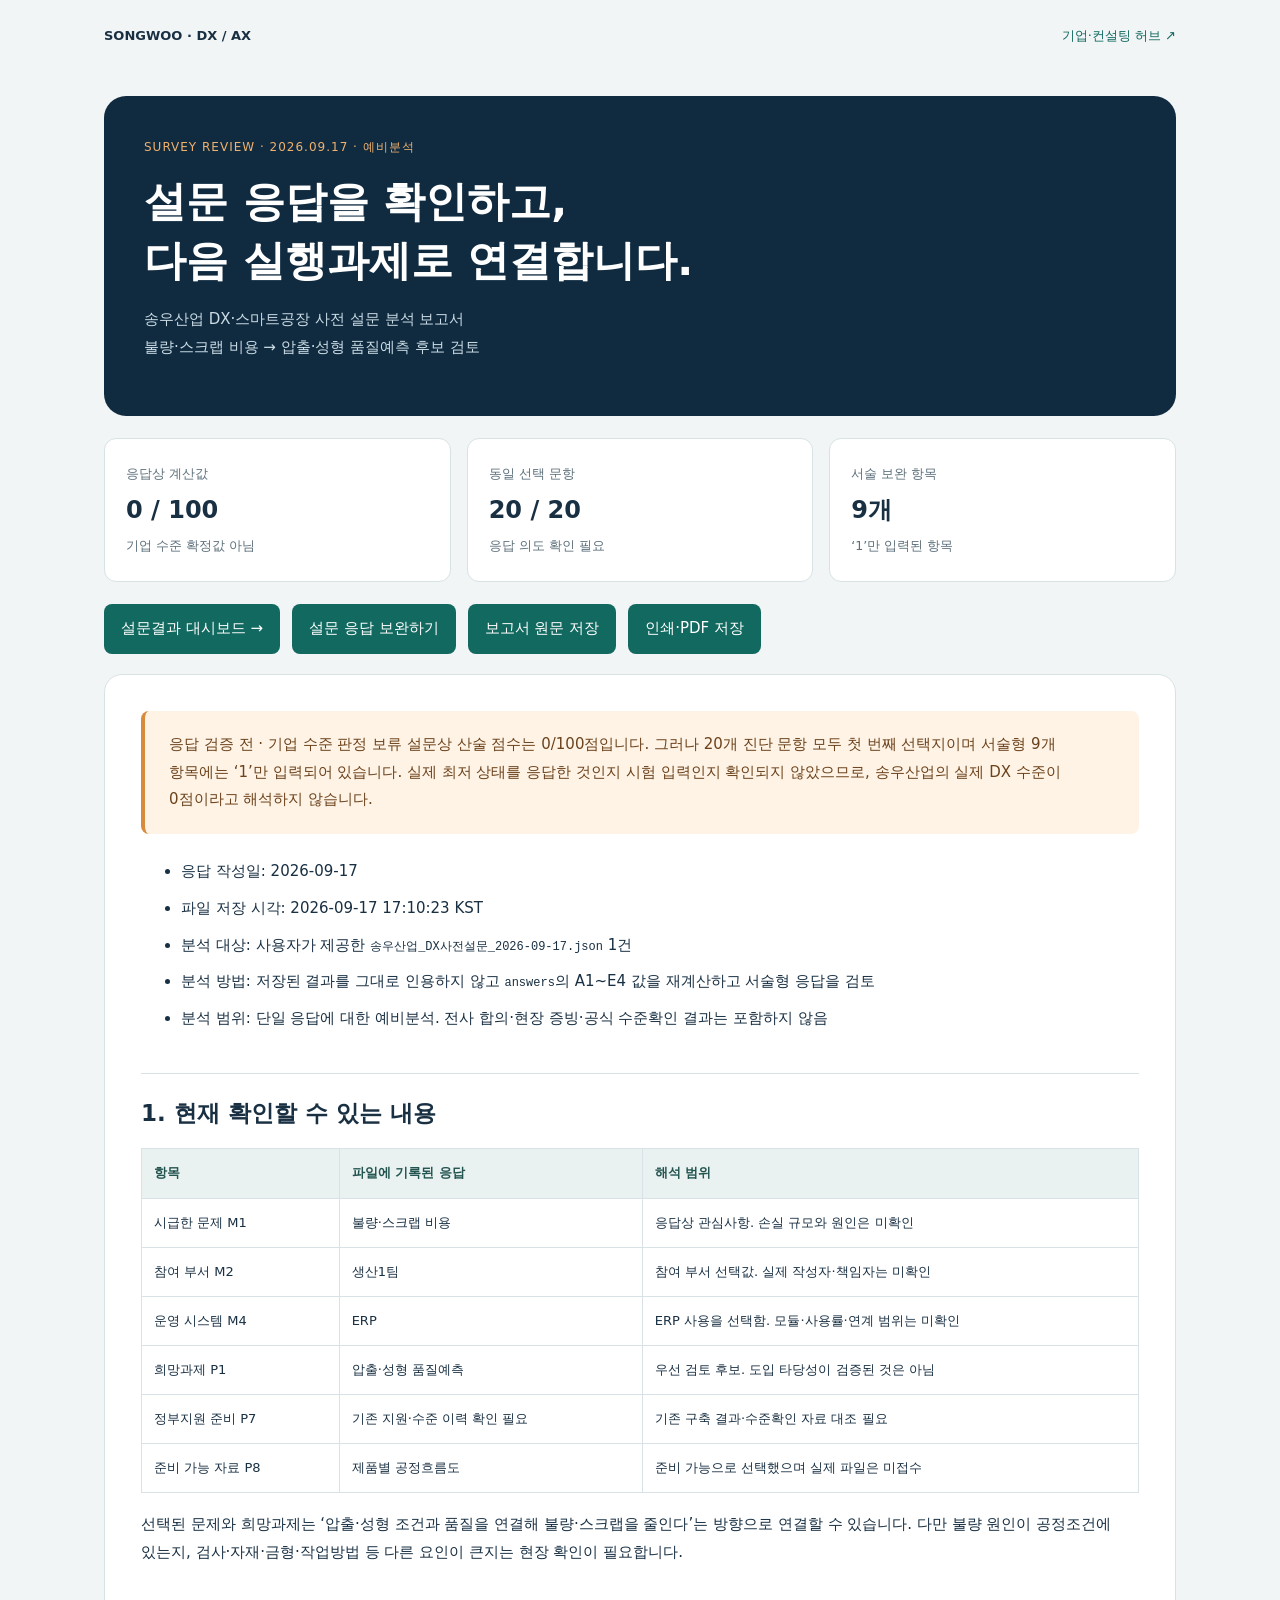
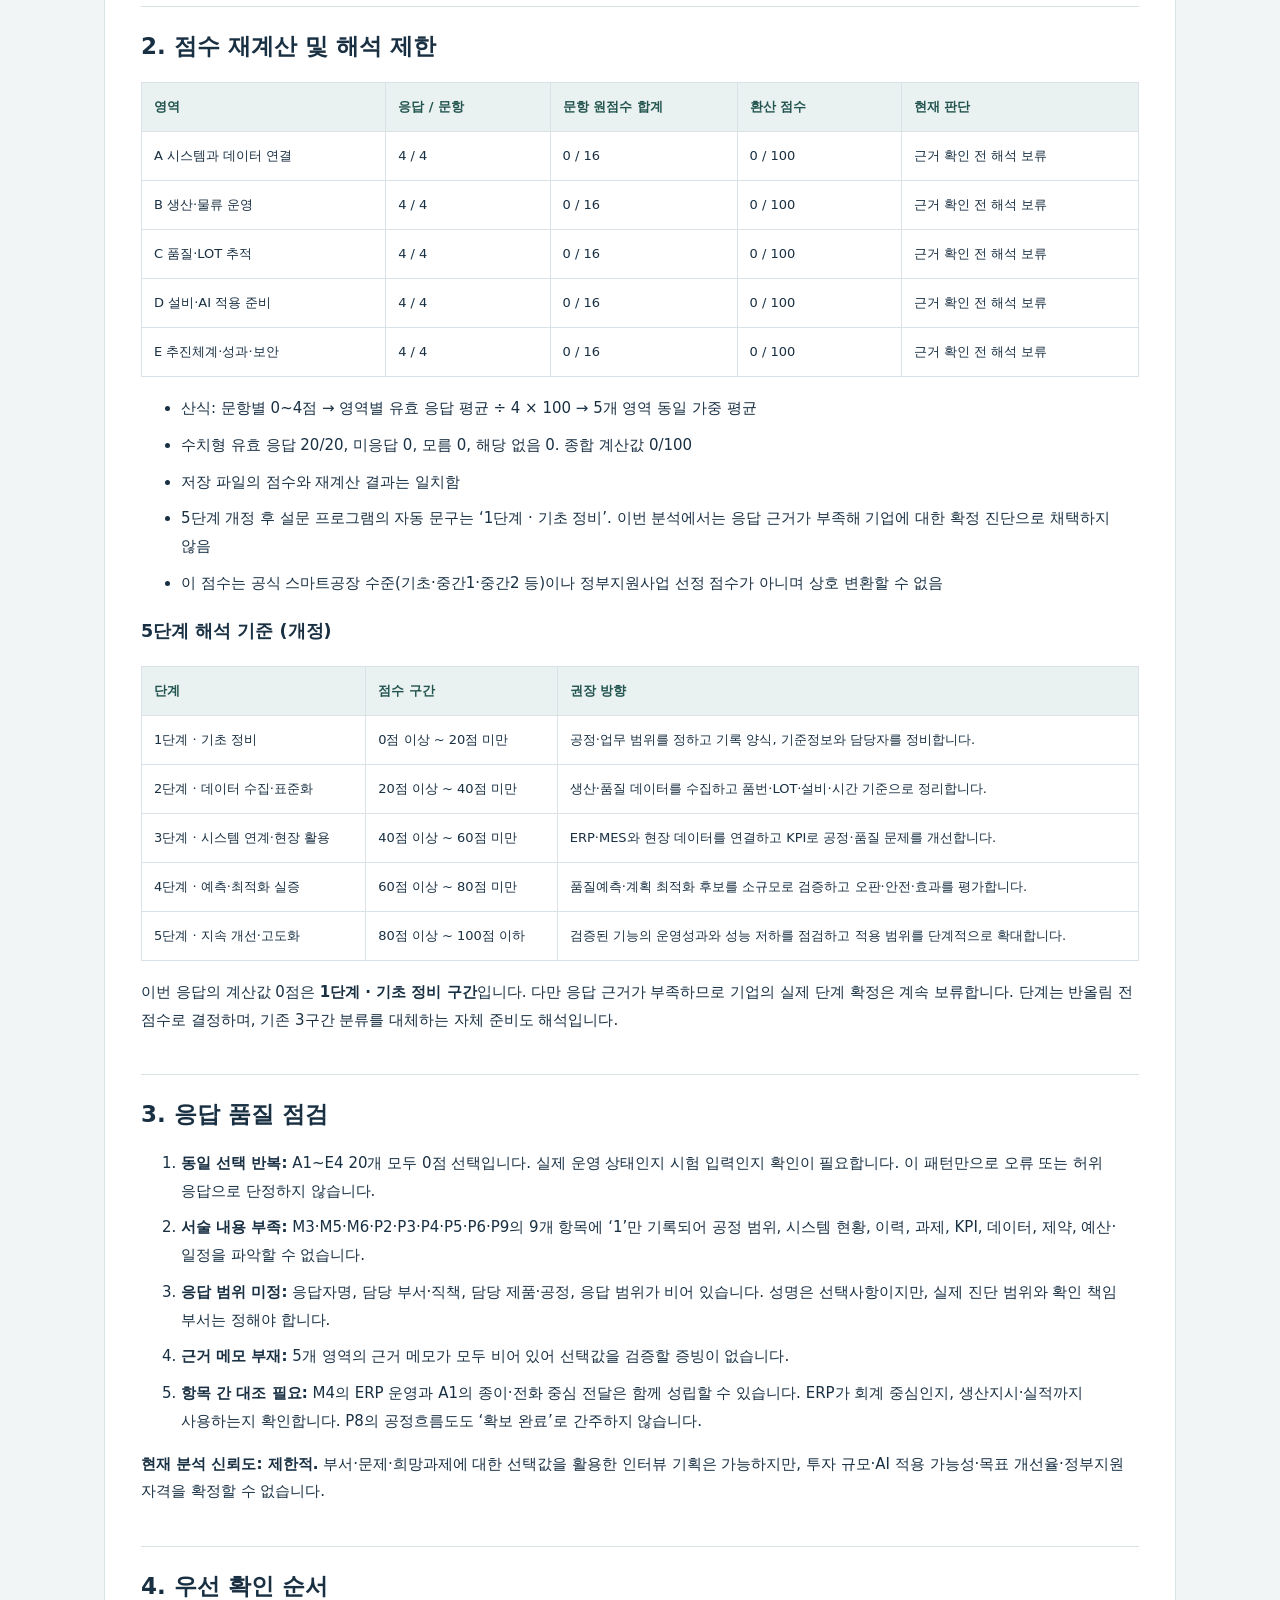
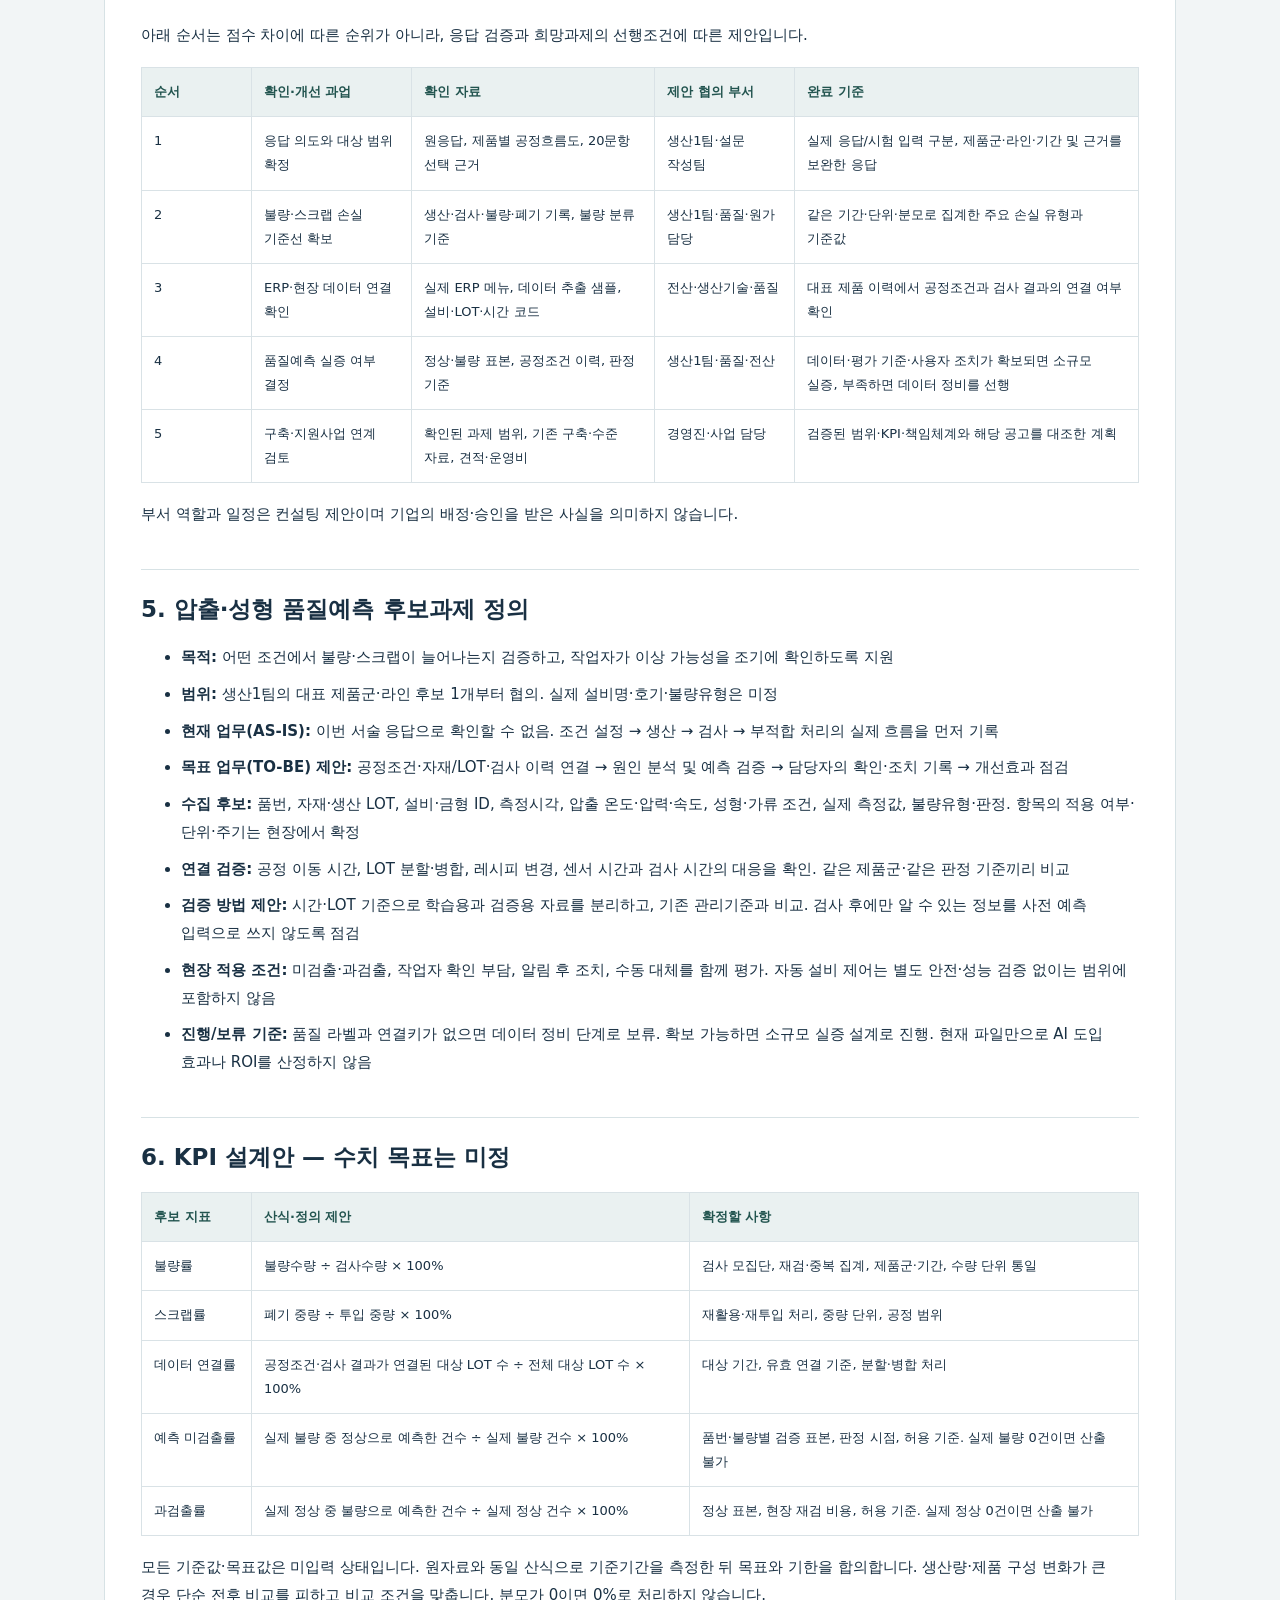
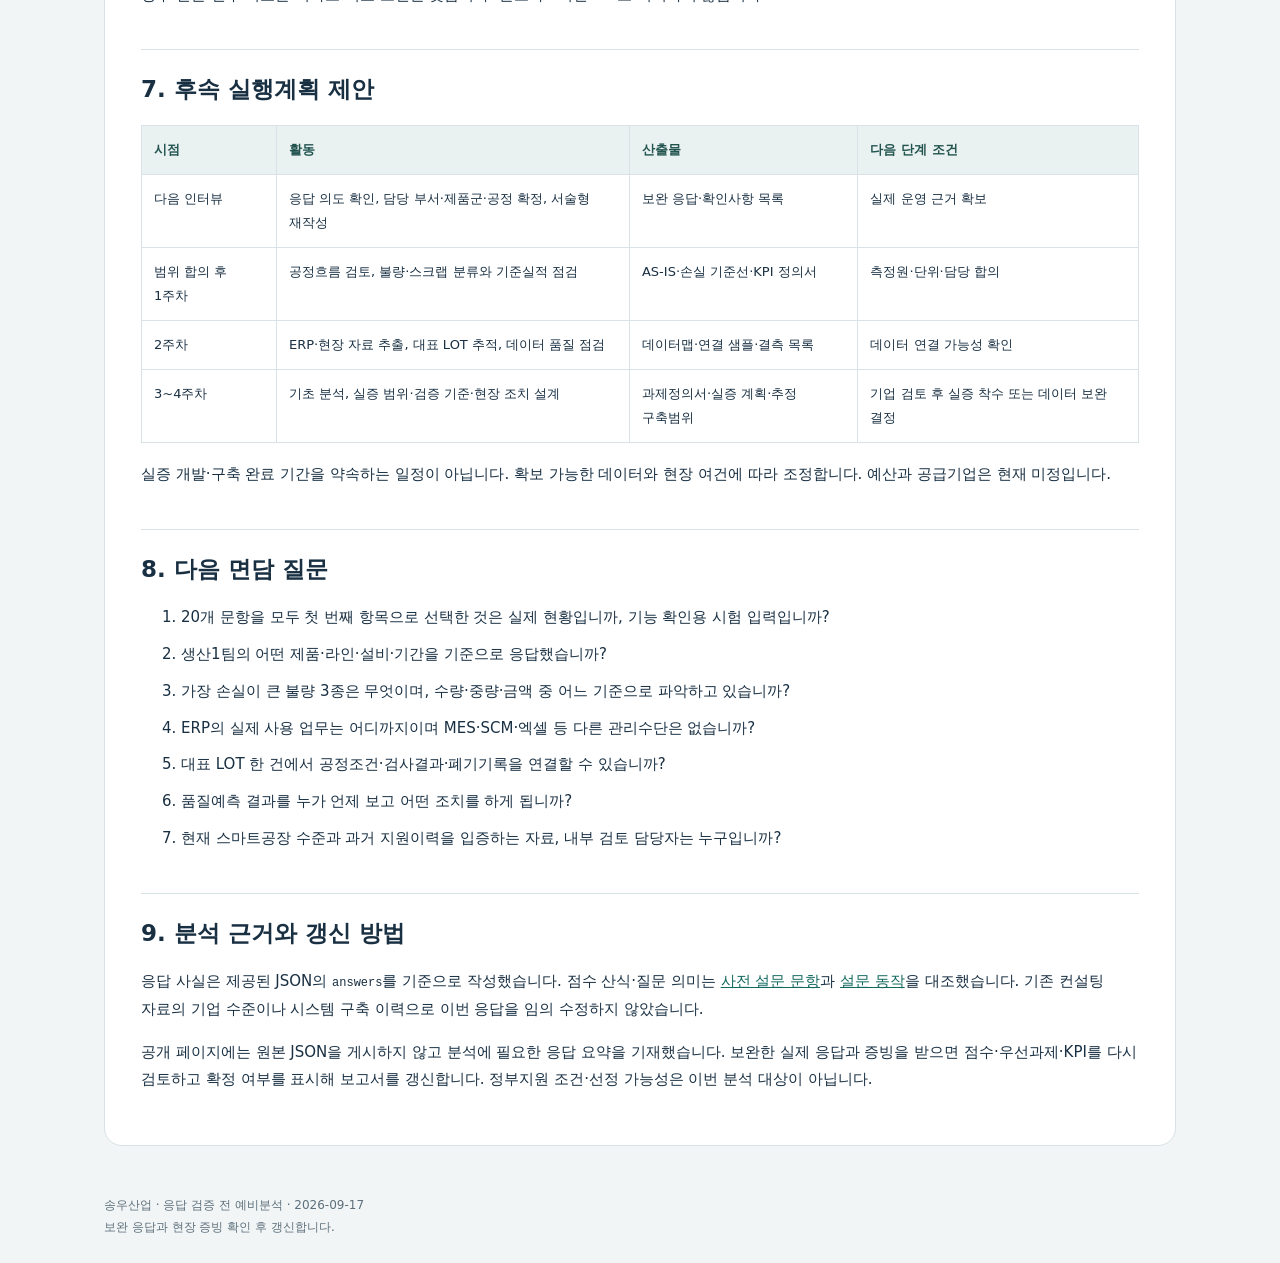
<file: docs/dx-analysis/2026-09-17/index.html>
<!doctype html><html lang="ko"><head><meta charset="utf-8"><meta name="viewport" content="width=device-width,initial-scale=1"><title>송우산업 | 2026.09.17 설문 예비분석</title><meta name="description" content="송우산업 DX·스마트공장 설문 응답 검증 전 예비분석. 산술 점수와 기업 수준 판정을 구분하고 후속 확인 과제를 제시합니다."><style>*{box-sizing:border-box}body{margin:0;background:#f2f5f6;color:#193043;font:15px/1.85 "Malgun Gothic",system-ui,sans-serif;word-break:keep-all}header,main,footer{max-width:1120px;margin:auto;padding:24px}header{display:flex;justify-content:space-between;gap:20px;font-size:13px}a{color:#12695f}header a{text-decoration:none}.hero{background:#102b40;color:white;border-radius:22px;padding:40px}.tag{font-size:12px;letter-spacing:1px;color:#f0b16d}h1{font-size:clamp(28px,4vw,42px);line-height:1.4;margin:15px 0}.hero p{color:#cbdce5;max-width:760px}.stats{display:grid;grid-template-columns:repeat(3,1fr);gap:16px;margin:22px 0}.stat{background:white;border:1px solid #d7e2e5;border-radius:12px;padding:21px}.stat strong{display:block;font-size:24px}.stat small{color:#5d707b}article{background:white;border:1px solid #d7e2e5;border-radius:18px;padding:36px}h2{font-size:23px;line-height:1.5;margin:40px 0 18px;padding-top:22px;border-top:1px solid #d7e2e5;break-after:avoid}blockquote{margin:0 0 24px;padding:20px 24px;background:#fff3e5;border-left:4px solid #d98b3d;border-radius:8px;color:#6b421c}p{margin:15px 0}li{margin:9px 0}code{font-size:12px;overflow-wrap:anywhere}.table-wrap{overflow-x:auto;margin:18px 0}table{border-collapse:collapse;width:100%;font-size:13px}th,td{text-align:left;vertical-align:top;border:1px solid #d9e2e6;padding:12px;min-width:110px}th{background:#eaf1f1;color:#22544f}button,.button{display:inline-block;padding:11px 17px;border:0;border-radius:8px;background:#12695f;color:white;font:inherit;cursor:pointer;text-decoration:none}.tools{display:flex;gap:12px;flex-wrap:wrap;margin:20px 0}footer{font-size:12px;color:#5d707b}:focus-visible{outline:3px solid #d98b3d;outline-offset:3px}@media(max-width:600px){header,main,footer{padding:16px}.hero{padding:25px}.stats{gap:8px}.stat{padding:12px}.stat strong{font-size:19px}.stat small{font-size:10px}article{padding:20px}h2{font-size:20px}table{min-width:680px}blockquote{padding:16px}body{font-size:14px}}@media print{@page{size:A4;margin:15mm}body{background:white;font-size:10pt}header,.tools{display:none}main{padding:0;max-width:none}.hero{background:white;color:#193043;padding:0}.hero p,.tag{color:#193043}.stats{break-inside:avoid}.stat{padding:10px}article{padding:0;border:0}h2{font-size:15pt}table{font-size:8pt;min-width:0}th,td{min-width:0;padding:6px}tr{break-inside:avoid}.table-wrap{overflow:visible}blockquote{break-inside:avoid}}</style></head><body><header><b>SONGWOO · DX / AX</b><a href="../../../site/index.html">기업·컨설팅 허브 ↗</a></header><main><section class="hero"><div class="tag">SURVEY REVIEW · 2026.09.17 · 예비분석</div><h1>설문 응답을 확인하고,<br>다음 실행과제로 연결합니다.</h1><p>송우산업 DX·스마트공장 사전 설문 분석 보고서<br>불량·스크랩 비용 → 압출·성형 품질예측 후보 검토</p></section><div class="stats"><div class="stat"><small>응답상 계산값</small><strong>0 / 100</strong><small>기업 수준 확정값 아님</small></div><div class="stat"><small>동일 선택 문항</small><strong>20 / 20</strong><small>응답 의도 확인 필요</small></div><div class="stat"><small>서술 보완 항목</small><strong>9개</strong><small>‘1’만 입력된 항목</small></div></div><div class="tools"><a class="button" href="../../dx-dashboard/">설문결과 대시보드 →</a><a class="button" href="../../dx-survey/">설문 응답 보완하기</a><a class="button" href="report.md" download>보고서 원문 저장</a><button type="button" onclick="window.print()">인쇄·PDF 저장</button></div><article><blockquote>응답 검증 전 · 기업 수준 판정 보류  설문상 산술 점수는 0/100점입니다. 그러나 20개 진단 문항 모두 첫 번째 선택지이며 서술형 9개 항목에는 ‘1’만 입력되어 있습니다. 실제 최저 상태를 응답한 것인지 시험 입력인지 확인되지 않았으므로, 송우산업의 실제 DX 수준이 0점이라고 해석하지 않습니다.</blockquote><ul><li>응답 작성일: 2026-09-17</li><li>파일 저장 시각: 2026-09-17 17:10:23 KST</li><li>분석 대상: 사용자가 제공한 <code>송우산업_DX사전설문_2026-09-17.json</code> 1건</li><li>분석 방법: 저장된 결과를 그대로 인용하지 않고 <code>answers</code>의 A1~E4 값을 재계산하고 서술형 응답을 검토</li><li>분석 범위: 단일 응답에 대한 예비분석. 전사 합의·현장 증빙·공식 수준확인 결과는 포함하지 않음</li></ul><h2>1. 현재 확인할 수 있는 내용</h2><div class="table-wrap" tabindex="0" role="region" aria-label="분석 상세 표"><table><thead><tr><th scope="col">항목</th><th scope="col">파일에 기록된 응답</th><th scope="col">해석 범위</th></tr></thead><tbody><tr><td>시급한 문제 M1</td><td>불량·스크랩 비용</td><td>응답상 관심사항. 손실 규모와 원인은 미확인</td></tr><tr><td>참여 부서 M2</td><td>생산1팀</td><td>참여 부서 선택값. 실제 작성자·책임자는 미확인</td></tr><tr><td>운영 시스템 M4</td><td>ERP</td><td>ERP 사용을 선택함. 모듈·사용률·연계 범위는 미확인</td></tr><tr><td>희망과제 P1</td><td>압출·성형 품질예측</td><td>우선 검토 후보. 도입 타당성이 검증된 것은 아님</td></tr><tr><td>정부지원 준비 P7</td><td>기존 지원·수준 이력 확인 필요</td><td>기존 구축 결과·수준확인 자료 대조 필요</td></tr><tr><td>준비 가능 자료 P8</td><td>제품별 공정흐름도</td><td>준비 가능으로 선택했으며 실제 파일은 미접수</td></tr></tbody></table></div><p>선택된 문제와 희망과제는 ‘압출·성형 조건과 품질을 연결해 불량·스크랩을 줄인다’는 방향으로 연결할 수 있습니다. 다만 불량 원인이 공정조건에 있는지, 검사·자재·금형·작업방법 등 다른 요인이 큰지는 현장 확인이 필요합니다.</p><h2>2. 점수 재계산 및 해석 제한</h2><div class="table-wrap" tabindex="0" role="region" aria-label="분석 상세 표"><table><thead><tr><th scope="col">영역</th><th scope="col">응답 / 문항</th><th scope="col">문항 원점수 합계</th><th scope="col">환산 점수</th><th scope="col">현재 판단</th></tr></thead><tbody><tr><td>A 시스템과 데이터 연결</td><td>4 / 4</td><td>0 / 16</td><td>0 / 100</td><td>근거 확인 전 해석 보류</td></tr><tr><td>B 생산·물류 운영</td><td>4 / 4</td><td>0 / 16</td><td>0 / 100</td><td>근거 확인 전 해석 보류</td></tr><tr><td>C 품질·LOT 추적</td><td>4 / 4</td><td>0 / 16</td><td>0 / 100</td><td>근거 확인 전 해석 보류</td></tr><tr><td>D 설비·AI 적용 준비</td><td>4 / 4</td><td>0 / 16</td><td>0 / 100</td><td>근거 확인 전 해석 보류</td></tr><tr><td>E 추진체계·성과·보안</td><td>4 / 4</td><td>0 / 16</td><td>0 / 100</td><td>근거 확인 전 해석 보류</td></tr></tbody></table></div><ul><li>산식: 문항별 0~4점 → 영역별 유효 응답 평균 ÷ 4 × 100 → 5개 영역 동일 가중 평균</li><li>수치형 유효 응답 20/20, 미응답 0, 모름 0, 해당 없음 0. 종합 계산값 0/100</li><li>저장 파일의 점수와 재계산 결과는 일치함</li><li>5단계 개정 후 설문 프로그램의 자동 문구는 ‘1단계 · 기초 정비’. 이번 분석에서는 응답 근거가 부족해 기업에 대한 확정 진단으로 채택하지 않음</li><li>이 점수는 공식 스마트공장 수준(기초·중간1·중간2 등)이나 정부지원사업 선정 점수가 아니며 상호 변환할 수 없음</li></ul><h3>5단계 해석 기준 (개정)</h3><div class="table-wrap" tabindex="0" role="region" aria-label="5단계 해석 기준"><table><thead><tr><th>단계</th><th>점수 구간</th><th>권장 방향</th></tr></thead><tbody><tr><td>1단계 · 기초 정비</td><td>0점 이상 ~ 20점 미만</td><td>공정·업무 범위를 정하고 기록 양식, 기준정보와 담당자를 정비합니다.</td></tr><tr><td>2단계 · 데이터 수집·표준화</td><td>20점 이상 ~ 40점 미만</td><td>생산·품질 데이터를 수집하고 품번·LOT·설비·시간 기준으로 정리합니다.</td></tr><tr><td>3단계 · 시스템 연계·현장 활용</td><td>40점 이상 ~ 60점 미만</td><td>ERP·MES와 현장 데이터를 연결하고 KPI로 공정·품질 문제를 개선합니다.</td></tr><tr><td>4단계 · 예측·최적화 실증</td><td>60점 이상 ~ 80점 미만</td><td>품질예측·계획 최적화 후보를 소규모로 검증하고 오판·안전·효과를 평가합니다.</td></tr><tr><td>5단계 · 지속 개선·고도화</td><td>80점 이상 ~ 100점 이하</td><td>검증된 기능의 운영성과와 성능 저하를 점검하고 적용 범위를 단계적으로 확대합니다.</td></tr></tbody></table></div><p>이번 응답의 계산값 0점은 <strong>1단계 · 기초 정비 구간</strong>입니다. 다만 응답 근거가 부족하므로 기업의 실제 단계 확정은 계속 보류합니다. 단계는 반올림 전 점수로 결정하며, 기존 3구간 분류를 대체하는 자체 준비도 해석입니다.</p><h2>3. 응답 품질 점검</h2><ol><li><strong>동일 선택 반복:</strong> A1~E4 20개 모두 0점 선택입니다. 실제 운영 상태인지 시험 입력인지 확인이 필요합니다. 이 패턴만으로 오류 또는 허위 응답으로 단정하지 않습니다.</li><li><strong>서술 내용 부족:</strong> M3·M5·M6·P2·P3·P4·P5·P6·P9의 9개 항목에 ‘1’만 기록되어 공정 범위, 시스템 현황, 이력, 과제, KPI, 데이터, 제약, 예산·일정을 파악할 수 없습니다.</li><li><strong>응답 범위 미정:</strong> 응답자명, 담당 부서·직책, 담당 제품·공정, 응답 범위가 비어 있습니다. 성명은 선택사항이지만, 실제 진단 범위와 확인 책임 부서는 정해야 합니다.</li><li><strong>근거 메모 부재:</strong> 5개 영역의 근거 메모가 모두 비어 있어 선택값을 검증할 증빙이 없습니다.</li><li><strong>항목 간 대조 필요:</strong> M4의 ERP 운영과 A1의 종이·전화 중심 전달은 함께 성립할 수 있습니다. ERP가 회계 중심인지, 생산지시·실적까지 사용하는지 확인합니다. P8의 공정흐름도도 ‘확보 완료’로 간주하지 않습니다.</li></ol><p><strong>현재 분석 신뢰도: 제한적.</strong> 부서·문제·희망과제에 대한 선택값을 활용한 인터뷰 기획은 가능하지만, 투자 규모·AI 적용 가능성·목표 개선율·정부지원 자격을 확정할 수 없습니다.</p><h2>4. 우선 확인 순서</h2><p>아래 순서는 점수 차이에 따른 순위가 아니라, 응답 검증과 희망과제의 선행조건에 따른 제안입니다.</p><div class="table-wrap" tabindex="0" role="region" aria-label="분석 상세 표"><table><thead><tr><th scope="col">순서</th><th scope="col">확인·개선 과업</th><th scope="col">확인 자료</th><th scope="col">제안 협의 부서</th><th scope="col">완료 기준</th></tr></thead><tbody><tr><td>1</td><td>응답 의도와 대상 범위 확정</td><td>원응답, 제품별 공정흐름도, 20문항 선택 근거</td><td>생산1팀·설문 작성팀</td><td>실제 응답/시험 입력 구분, 제품군·라인·기간 및 근거를 보완한 응답</td></tr><tr><td>2</td><td>불량·스크랩 손실 기준선 확보</td><td>생산·검사·불량·폐기 기록, 불량 분류 기준</td><td>생산1팀·품질·원가 담당</td><td>같은 기간·단위·분모로 집계한 주요 손실 유형과 기준값</td></tr><tr><td>3</td><td>ERP·현장 데이터 연결 확인</td><td>실제 ERP 메뉴, 데이터 추출 샘플, 설비·LOT·시간 코드</td><td>전산·생산기술·품질</td><td>대표 제품 이력에서 공정조건과 검사 결과의 연결 여부 확인</td></tr><tr><td>4</td><td>품질예측 실증 여부 결정</td><td>정상·불량 표본, 공정조건 이력, 판정 기준</td><td>생산1팀·품질·전산</td><td>데이터·평가 기준·사용자 조치가 확보되면 소규모 실증, 부족하면 데이터 정비를 선행</td></tr><tr><td>5</td><td>구축·지원사업 연계 검토</td><td>확인된 과제 범위, 기존 구축·수준 자료, 견적·운영비</td><td>경영진·사업 담당</td><td>검증된 범위·KPI·책임체계와 해당 공고를 대조한 계획</td></tr></tbody></table></div><p>부서 역할과 일정은 컨설팅 제안이며 기업의 배정·승인을 받은 사실을 의미하지 않습니다.</p><h2>5. 압출·성형 품질예측 후보과제 정의</h2><ul><li><strong>목적:</strong> 어떤 조건에서 불량·스크랩이 늘어나는지 검증하고, 작업자가 이상 가능성을 조기에 확인하도록 지원</li><li><strong>범위:</strong> 생산1팀의 대표 제품군·라인 후보 1개부터 협의. 실제 설비명·호기·불량유형은 미정</li><li><strong>현재 업무(AS-IS):</strong> 이번 서술 응답으로 확인할 수 없음. 조건 설정 → 생산 → 검사 → 부적합 처리의 실제 흐름을 먼저 기록</li><li><strong>목표 업무(TO-BE) 제안:</strong> 공정조건·자재/LOT·검사 이력 연결 → 원인 분석 및 예측 검증 → 담당자의 확인·조치 기록 → 개선효과 점검</li><li><strong>수집 후보:</strong> 품번, 자재·생산 LOT, 설비·금형 ID, 측정시각, 압출 온도·압력·속도, 성형·가류 조건, 실제 측정값, 불량유형·판정. 항목의 적용 여부·단위·주기는 현장에서 확정</li><li><strong>연결 검증:</strong> 공정 이동 시간, LOT 분할·병합, 레시피 변경, 센서 시간과 검사 시간의 대응을 확인. 같은 제품군·같은 판정 기준끼리 비교</li><li><strong>검증 방법 제안:</strong> 시간·LOT 기준으로 학습용과 검증용 자료를 분리하고, 기존 관리기준과 비교. 검사 후에만 알 수 있는 정보를 사전 예측 입력으로 쓰지 않도록 점검</li><li><strong>현장 적용 조건:</strong> 미검출·과검출, 작업자 확인 부담, 알림 후 조치, 수동 대체를 함께 평가. 자동 설비 제어는 별도 안전·성능 검증 없이는 범위에 포함하지 않음</li><li><strong>진행/보류 기준:</strong> 품질 라벨과 연결키가 없으면 데이터 정비 단계로 보류. 확보 가능하면 소규모 실증 설계로 진행. 현재 파일만으로 AI 도입 효과나 ROI를 산정하지 않음</li></ul><h2>6. KPI 설계안 — 수치 목표는 미정</h2><div class="table-wrap" tabindex="0" role="region" aria-label="분석 상세 표"><table><thead><tr><th scope="col">후보 지표</th><th scope="col">산식·정의 제안</th><th scope="col">확정할 사항</th></tr></thead><tbody><tr><td>불량률</td><td>불량수량 ÷ 검사수량 × 100%</td><td>검사 모집단, 재검·중복 집계, 제품군·기간, 수량 단위 통일</td></tr><tr><td>스크랩률</td><td>폐기 중량 ÷ 투입 중량 × 100%</td><td>재활용·재투입 처리, 중량 단위, 공정 범위</td></tr><tr><td>데이터 연결률</td><td>공정조건·검사 결과가 연결된 대상 LOT 수 ÷ 전체 대상 LOT 수 × 100%</td><td>대상 기간, 유효 연결 기준, 분할·병합 처리</td></tr><tr><td>예측 미검출률</td><td>실제 불량 중 정상으로 예측한 건수 ÷ 실제 불량 건수 × 100%</td><td>품번·불량별 검증 표본, 판정 시점, 허용 기준. 실제 불량 0건이면 산출 불가</td></tr><tr><td>과검출률</td><td>실제 정상 중 불량으로 예측한 건수 ÷ 실제 정상 건수 × 100%</td><td>정상 표본, 현장 재검 비용, 허용 기준. 실제 정상 0건이면 산출 불가</td></tr></tbody></table></div><p>모든 기준값·목표값은 미입력 상태입니다. 원자료와 동일 산식으로 기준기간을 측정한 뒤 목표와 기한을 합의합니다. 생산량·제품 구성 변화가 큰 경우 단순 전후 비교를 피하고 비교 조건을 맞춥니다. 분모가 0이면 0%로 처리하지 않습니다.</p><h2>7. 후속 실행계획 제안</h2><div class="table-wrap" tabindex="0" role="region" aria-label="분석 상세 표"><table><thead><tr><th scope="col">시점</th><th scope="col">활동</th><th scope="col">산출물</th><th scope="col">다음 단계 조건</th></tr></thead><tbody><tr><td>다음 인터뷰</td><td>응답 의도 확인, 담당 부서·제품군·공정 확정, 서술형 재작성</td><td>보완 응답·확인사항 목록</td><td>실제 운영 근거 확보</td></tr><tr><td>범위 합의 후 1주차</td><td>공정흐름 검토, 불량·스크랩 분류와 기준실적 점검</td><td>AS-IS·손실 기준선·KPI 정의서</td><td>측정원·단위·담당 합의</td></tr><tr><td>2주차</td><td>ERP·현장 자료 추출, 대표 LOT 추적, 데이터 품질 점검</td><td>데이터맵·연결 샘플·결측 목록</td><td>데이터 연결 가능성 확인</td></tr><tr><td>3~4주차</td><td>기초 분석, 실증 범위·검증 기준·현장 조치 설계</td><td>과제정의서·실증 계획·추정 구축범위</td><td>기업 검토 후 실증 착수 또는 데이터 보완 결정</td></tr></tbody></table></div><p>실증 개발·구축 완료 기간을 약속하는 일정이 아닙니다. 확보 가능한 데이터와 현장 여건에 따라 조정합니다. 예산과 공급기업은 현재 미정입니다.</p><h2>8. 다음 면담 질문</h2><ol><li>20개 문항을 모두 첫 번째 항목으로 선택한 것은 실제 현황입니까, 기능 확인용 시험 입력입니까?</li><li>생산1팀의 어떤 제품·라인·설비·기간을 기준으로 응답했습니까?</li><li>가장 손실이 큰 불량 3종은 무엇이며, 수량·중량·금액 중 어느 기준으로 파악하고 있습니까?</li><li>ERP의 실제 사용 업무는 어디까지이며 MES·SCM·엑셀 등 다른 관리수단은 없습니까?</li><li>대표 LOT 한 건에서 공정조건·검사결과·폐기기록을 연결할 수 있습니까?</li><li>품질예측 결과를 누가 언제 보고 어떤 조치를 하게 됩니까?</li><li>현재 스마트공장 수준과 과거 지원이력을 입증하는 자료, 내부 검토 담당자는 누구입니까?</li></ol><h2>9. 분석 근거와 갱신 방법</h2><p>응답 사실은 제공된 JSON의 <code>answers</code>를 기준으로 작성했습니다. 점수 산식·질문 의미는 <a href="../../dx-survey/questions.js">사전 설문 문항</a>과 <a href="../../dx-survey/app.js">설문 동작</a>을 대조했습니다. 기존 컨설팅 자료의 기업 수준이나 시스템 구축 이력으로 이번 응답을 임의 수정하지 않았습니다.</p><p>공개 페이지에는 원본 JSON을 게시하지 않고 분석에 필요한 응답 요약을 기재했습니다. 보완한 실제 응답과 증빙을 받으면 점수·우선과제·KPI를 다시 검토하고 확정 여부를 표시해 보고서를 갱신합니다. 정부지원 조건·선정 가능성은 이번 분석 대상이 아닙니다.</p></article></main><footer>송우산업 · 응답 검증 전 예비분석 · 2026-09-17<br>보완 응답과 현장 증빙 확인 후 갱신합니다.</footer></body></html>
</file>
<file: docs/dx-dashboard/dashboard.css>
:root{--bg:#f3f6f8;--ink:#193246;--muted:#627584;--teal:#15766c;--line:#dce5eb;--amber:#a9661c}*{box-sizing:border-box}html{scroll-behavior:smooth;scroll-padding-top:24px}body{margin:0;background:var(--bg);color:var(--ink);font:14px/1.7 "Malgun Gothic",system-ui,sans-serif;word-break:keep-all}a{color:var(--teal)}button,input{font:inherit}button{cursor:pointer}.shell{display:grid;grid-template-columns:225px minmax(0,1fr);max-width:1760px;margin:auto}.sidebar{height:100vh;position:sticky;top:0;background:#102a3d;color:#d7e4eb;display:flex;flex-direction:column;padding:30px 18px}.brand{display:flex;align-items:center;gap:10px;color:white;text-decoration:none;font-size:20px;font-weight:750}.logo{background:#ffffff16;border:1px solid #ffffff25;border-radius:12px;width:40px;height:40px;display:grid;place-items:center;color:#efb36d}.brand small{display:block;color:#8daab9;font-size:8px;letter-spacing:1.6px}.nav-label{font-size:8px;letter-spacing:1.3px;color:#8daab9;margin:48px 10px 14px}nav{display:grid;gap:8px}nav a{color:#bcd0dd;padding:11px 12px;border-radius:8px;text-decoration:none;font-size:12px}nav .active,nav a:hover{background:#1d4356;color:white}.sidebar-bottom{margin-top:auto;display:grid;gap:15px;padding:18px 9px 0}.sidebar-bottom a{font-size:11px;color:#bcd0dd;text-decoration:none}.sidebar-bottom small{font-size:10px;color:#8daab9;border-top:1px solid #ffffff20;padding-top:18px}main{padding:32px;min-width:0}header{display:flex;justify-content:space-between;align-items:center;gap:20px}h1{margin:3px 0;font-size:29px;letter-spacing:-1px;line-height:1.4}h2{font-size:18px;line-height:1.5;margin:0}p{margin:8px 0}.eyebrow{font-size:9px;letter-spacing:1.8px;font-weight:750;color:var(--teal);margin:0 0 6px}.muted{color:var(--muted)}.small{font-size:12px}.tiny{font-size:10px;color:var(--muted)}.toolbar{display:flex;gap:8px;flex-wrap:wrap;justify-content:flex-end}button{padding:10px 13px;border:1px solid var(--line);border-radius:8px;background:white;color:var(--ink);font-size:12px}.primary{background:var(--teal);border-color:var(--teal);color:white}.file-note{font-size:11px;color:var(--muted);margin:15px 0 0}#status{font-size:12px;color:var(--teal);overflow-wrap:anywhere}#status:empty{display:none}.banner{border:1px solid #eed5b2;background:#fff6e9;padding:13px 17px;border-radius:10px;margin:20px 0;font-size:12px;color:#734d22}.banner b{margin-right:10px}.top-grid{display:grid;grid-template-columns:285px minmax(0,1fr);gap:20px}.score-card{background:#102f44;color:white;border-radius:16px;padding:25px;display:flex;flex-direction:column;align-items:flex-start}.score-label{font-size:13px}.score-label span{display:block;font-size:10px;color:#a6c0cd}.score-line{display:flex;align-items:baseline;gap:10px;margin:5px 0}.score-line strong{font-size:58px;line-height:1.3;letter-spacing:-2px}.score-line>span{font-size:14px;color:#9fb8c8}.score-card h2{font-size:19px;color:#f3be80}.score-card p{font-size:12px;color:#c2d6e0;margin:9px 0 18px}.outline-chip{font-size:9px;letter-spacing:1px;border:1px solid #648795;padding:4px 10px;border-radius:20px;margin-top:auto}.right-overview{display:grid;gap:18px;min-width:0}.metrics{display:grid;grid-template-columns:repeat(3,minmax(0,1fr));gap:14px}.metrics article{border:1px solid var(--line);background:white;border-radius:13px;padding:17px 19px}.metrics article>span{display:block;font-size:11px;color:var(--muted)}.metrics strong{display:block;font-size:27px;margin:3px 0;color:var(--ink)}.metrics small{font-size:9px;color:var(--muted)}.panel{background:white;border:1px solid var(--line);border-radius:15px;padding:25px;margin-top:20px;min-width:0}.panel.compact{margin:0;padding:19px 22px}.section-head{display:flex;align-items:center;justify-content:space-between;gap:14px;margin-bottom:15px}.section-head>.muted{font-size:10px}.stages{display:grid;grid-template-columns:repeat(5,minmax(0,1fr));gap:7px}.stage{border-top:4px solid #dde6eb;padding:8px 4px 0;font-size:10px;color:var(--muted)}.stage b{display:block;color:var(--ink);font-size:11px}.stage.current{border-color:var(--teal);color:var(--teal)}.stage.current b{color:var(--teal)}.stage small{display:block;font-size:9px}.two-col{display:grid;grid-template-columns:1.15fr 1fr;gap:20px;align-items:start}.pill{background:#edf3f6;color:#526a7a;padding:4px 10px;border-radius:20px;white-space:nowrap;font-size:10px}.domain-button{display:block;width:100%;padding:12px 10px;margin:5px 0;text-align:left;border:1px solid transparent;background:white}.domain-button:hover{background:#f5f9f8}.domain-button[aria-pressed=true]{border-color:#b5d5ce;background:#f3f9f6}.bar-label{display:flex;justify-content:space-between;align-items:center;gap:8px;font-size:12px}.bar-label strong{white-space:nowrap}.bar-track{display:block;height:9px;border-radius:8px;background:repeating-linear-gradient(to right,#e9eff2 0,#e9eff2 calc(20% - 1px),#cddbe2 calc(20% - 1px),#cddbe2 20%);margin-top:10px;position:relative}.bar-fill{height:100%;background:#26887a;border-radius:8px;display:block}.bar-zero{position:absolute;left:0;top:0;width:3px;height:9px;background:#26887a}.axis{display:flex;justify-content:space-between;padding:0 10px;color:#8798a5;font-size:9px}.detail{background:#f6f8fa;border-radius:10px;padding:16px;margin-top:18px}.detail h3{font-size:13px;margin:0 0 10px}.question-row{padding:9px 0;border-top:1px solid #dfe7eb;font-size:11px;overflow-wrap:anywhere}.question-row b{display:block}.question-row span{color:var(--muted)}.quality-item{padding:16px 0;border-bottom:1px solid #e5ebee}.quality-item:first-child{padding-top:0}.quality-item h3{display:flex;justify-content:space-between;gap:12px;font-size:13px;margin:0}.quality-item strong{color:var(--amber);white-space:nowrap}.quality-item p{font-size:11px;color:var(--muted);margin-bottom:0;overflow-wrap:anywhere}.insight{background:#edf5f2;border-radius:10px;padding:16px;margin-top:20px;font-size:12px}.insight p{font-size:11px;color:#4d7168}.interests{display:grid;grid-template-columns:repeat(4,minmax(0,1fr));gap:12px}.interest{padding:17px;background:#f6f8fa;border-radius:10px;overflow-wrap:anywhere}.interest small{display:block;color:var(--muted);font-size:10px;margin-bottom:8px}.interest b{font-size:13px}details{border-top:1px solid var(--line);margin-top:22px;padding-top:16px;font-size:12px}summary{cursor:pointer;color:var(--teal);font-weight:700}.narrative{border-bottom:1px solid #e8edef;padding:13px 0}.narrative p{white-space:pre-wrap;overflow-wrap:anywhere;color:var(--muted)}.action-grid{display:grid;grid-template-columns:repeat(4,minmax(0,1fr));gap:14px}.action{border-left:2px solid #9dc6bd;padding:8px 15px;background:#f8faf9}.action .num{font-size:10px;color:var(--teal);letter-spacing:1px}.action h3{font-size:14px;line-height:1.6;margin:8px 0}.action p{font-size:11px;color:var(--muted)}.action small{display:block;font-size:10px;color:var(--teal)}footer{font-size:10px;color:var(--muted);padding:20px 0}footer a{font-size:12px;display:inline-block;margin-top:10px}.skip{position:absolute;left:-9999px}.skip:focus{left:10px;top:10px;background:white;padding:12px;z-index:9}:focus-visible{outline:3px solid #df9d4d;outline-offset:3px}
@media(min-width:1500px){main{padding:36px 45px}}@media(max-width:1150px){.shell{grid-template-columns:180px minmax(0,1fr)}.sidebar{padding:25px 12px}main{padding:24px}.top-grid{grid-template-columns:240px minmax(0,1fr)}.two-col{grid-template-columns:1fr}.toolbar{max-width:310px}.interests,.action-grid{grid-template-columns:repeat(2,minmax(0,1fr))}.metrics article{padding:13px}.stage b{font-size:10px}}
@media(max-width:820px){.shell{display:block}.sidebar{height:auto;position:static;padding:16px 20px;display:flex;flex-direction:row;justify-content:space-between;align-items:center}.sidebar nav,.nav-label,.sidebar-bottom{display:none}.brand{font-size:17px}main{padding:20px}.top-grid{grid-template-columns:1fr}.score-card{padding:24px}.score-line strong{font-size:52px}.score-card p{max-width:600px}.outline-chip{margin-top:0}.score-label span{display:inline;margin-left:12px}.two-col{gap:0}header{align-items:flex-start;flex-direction:column}.toolbar{max-width:none;justify-content:flex-start}h1{font-size:26px}}
@media(max-width:480px){main{padding:16px 12px}.panel{padding:20px 16px}.metrics{gap:7px}.metrics article{padding:12px 9px}.metrics article>span{font-size:10px}.metrics strong{font-size:23px}.metrics small{font-size:9px}.stages{gap:4px}.stage{font-size:9px;padding:7px 2px}.stage b{font-size:10px}.panel.compact{padding:17px 13px}.section-head h2{font-size:17px}.interests,.action-grid{grid-template-columns:1fr 1fr;gap:9px}.action{padding:9px}.action h3{font-size:13px}.banner{font-size:11px}.bar-label{font-size:11px}.bar-label strong{font-size:11px}.toolbar button{font-size:11px;padding:10px}.quality-item h3{font-size:12px}}
@media(prefers-reduced-motion:reduce){html{scroll-behavior:auto}}@media print{@page{size:A4;margin:12mm}.sidebar,.toolbar,.file-note,#status,.skip{display:none!important}.shell{display:block}body{background:white;font-size:10pt}main{padding:0}header{margin-bottom:10px}.top-grid{grid-template-columns:220px 1fr;gap:12px}.two-col{display:block}.score-card{background:#eef4f6;color:#193246;border:1px solid #ccc}.score-card h2,.score-card p,.score-label span{color:#193246}.panel,.metrics article,.score-card{break-inside:avoid}.score-line strong{font-size:40px}.panel{padding:16px}.interests,.action-grid{grid-template-columns:repeat(2,1fr)}.domain-button{padding:7px}.banner{margin:12px 0}.quality-item{padding:8px 0}footer{font-size:8pt}}

/* Songwoo corporate palette: official site blue #174eaa / #063291, accent #db0025.
   Additional domain hues distinguish categories, not performance grades. */
:root{--teal:#174eaa;--bg:#f2f6ff;--ink:#172d50;--muted:#596e8b;--line:#dae4f4}
body{background:radial-gradient(ellipse at 92% 0,#d8e8ff 0,transparent 38%),radial-gradient(ellipse at 65% 80%,#f6e5f2 0,transparent 45%),#f4f7fc}
.sidebar{background:linear-gradient(165deg,#063291 0%,#174eaa 40%,#152332 100%);box-shadow:8px 0 35px #12346b0c}
.logo{background:#fff;color:#174eaa;border-color:#ffffff70;box-shadow:0 4px 18px #052a6a40}
.brand small,.nav-label{color:#c0d6fa}.sidebar-bottom a,.sidebar-bottom small{color:#cadbf5}
nav a{color:#dce8fc}nav .active,nav a:hover{background:linear-gradient(110deg,#ffffff23,#ffffff10);border-left:3px solid #ff8ca0;padding-left:9px;color:white}
main>header{background:linear-gradient(115deg,#ffffffed,#ecf3ffdd);border:1px solid #cfdff6;border-left:5px solid #174eaa;border-radius:16px;padding:24px;box-shadow:0 8px 25px #14386806;position:relative;overflow:hidden}
main>header:after{content:"";position:absolute;right:0;top:0;width:110px;height:4px;background:linear-gradient(90deg,#174eaa,#4b8ef6,#db0025)}
h1{color:#063291}.eyebrow{color:#174eaa}.primary{background:linear-gradient(115deg,#174eaa,#366bd1);border-color:#174eaa;box-shadow:0 5px 12px #174eaa20}button:hover{filter:brightness(.97)}
.banner{background:linear-gradient(100deg,#fff5e8,#fff0f3);border:1px solid #f0d4be;border-left:4px solid #d87a1a;color:#73441c}
.score-card{background:radial-gradient(circle at 105% 2%,#639aff70,transparent 52%),linear-gradient(140deg,#063291,#174eaa 57%,#346bd0);border:1px solid #547eda;box-shadow:0 12px 28px #174eaa24;position:relative;overflow:hidden}
.score-card:after{content:"";position:absolute;right:-40px;bottom:-50px;width:180px;height:180px;border:24px solid #ffffff09;border-radius:50%;pointer-events:none}
.score-card>*{position:relative;z-index:1}.score-card h2{color:#ffe0a4}.score-label span,.score-line>span{color:#c5dcff}.score-card p{color:#edf4ff}.outline-chip{color:#f3f7ff;border-color:#a7c5f1;background:#ffffff0b}.score-line strong{font-size:64px}
.metrics article{border:1px solid var(--card-line);border-top:4px solid var(--card-color);background:linear-gradient(145deg,white,var(--card-soft));box-shadow:0 7px 18px #17336106}
.metrics article:nth-child(1){--card-color:#174eaa;--card-soft:#eaf2ff;--card-line:#cbdcf7}.metrics article:nth-child(2){--card-color:#b76412;--card-soft:#fff3e4;--card-line:#efdbc1}.metrics article:nth-child(3){--card-color:#7350b8;--card-soft:#f3edff;--card-line:#ddd1f3}
.metrics strong{color:var(--card-color)}.panel{box-shadow:0 8px 25px #15356b06;border-color:#dbe5f5}
.panel>.section-head h2{color:#153d7c}.pill{background:#ebf1fe;color:#174eaa}
.stage:nth-child(1){--stage-color:#bf6b12;--stage-bg:#fff4e5}.stage:nth-child(2){--stage-color:#174eaa;--stage-bg:#eaf2ff}.stage:nth-child(3){--stage-color:#087d85;--stage-bg:#e8f8f8}.stage:nth-child(4){--stage-color:#7350b8;--stage-bg:#f3edff}.stage:nth-child(5){--stage-color:#ba315b;--stage-bg:#fff0f5}
.stage{border-top-color:var(--stage-color);padding:8px 6px;border-radius:4px 4px 8px 8px}.stage.current{background:var(--stage-bg);border-color:var(--stage-color);outline:1px solid var(--stage-color);color:var(--stage-color)}.stage.current b{color:var(--stage-color)}
.domain-button[data-domain=A]{--domain:#174eaa;--domain-soft:#edf3ff;--domain-line:#c6d9f8}.domain-button[data-domain=B]{--domain:#087d85;--domain-soft:#eaf8f8;--domain-line:#bce5e4}.domain-button[data-domain=C]{--domain:#7350b8;--domain-soft:#f4efff;--domain-line:#d9c9f3}.domain-button[data-domain=D]{--domain:#b76412;--domain-soft:#fff5e9;--domain-line:#f0d5b1}.domain-button[data-domain=E]{--domain:#ba315b;--domain-soft:#fff0f5;--domain-line:#f2c6d4}
.domain-button{background:linear-gradient(90deg,var(--domain-soft),#ffffff);border:1px solid var(--domain-line);border-left:4px solid var(--domain);padding:13px;margin:9px 0}
.domain-button[aria-pressed=true]{background:var(--domain-soft);border-color:var(--domain);box-shadow:0 0 0 1px var(--domain)}.domain-button:hover{background:var(--domain-soft)}
.bar-label>span{font-weight:700;color:var(--domain)}.bar-label strong{color:var(--domain)}.bar-fill,.bar-zero{background:var(--domain)}
.detail{background:#f2f6ff;border:1px solid #d9e5f9}.detail h3{color:#174eaa}
#quality>.section-head .eyebrow{color:#a35422}.quality-item strong{background:#fff1df;border-radius:5px;padding:1px 7px;color:#925017}.insight{background:linear-gradient(110deg,#edf3ff,#f5efff);border-left:3px solid #7350b8}.insight b{color:#553a94}.insight p{color:#58627c}
.interest:nth-child(1),.action:nth-child(1){--tile:#174eaa;--tile-soft:#edf3ff}.interest:nth-child(2),.action:nth-child(2){--tile:#087d85;--tile-soft:#eaf8f8}.interest:nth-child(3),.action:nth-child(3){--tile:#7350b8;--tile-soft:#f4efff}.interest:nth-child(4),.action:nth-child(4){--tile:#ba315b;--tile-soft:#fff0f5}
.interest{background:var(--tile-soft);border-top:3px solid var(--tile)}.interest b{color:var(--tile)}.interest small{color:#53637b}
.action{background:linear-gradient(145deg,var(--tile-soft),#fff);border:1px solid #e1e7f1;border-top:4px solid var(--tile);border-radius:9px}.action .num,.action h3,.action small{color:var(--tile)}
@media(max-width:820px){main>header{padding:20px;width:100%}.sidebar{background:linear-gradient(100deg,#063291,#174eaa)}}
@media(max-width:480px){main>header{padding:18px 14px}.toolbar{gap:6px}.toolbar button{font-size:10px;padding:10px 8px}.stage{padding:7px 3px}.bar-label>span{max-width:65%}.domain-button{padding:12px 9px}.score-line strong{font-size:56px}}
@media print{body{background:white}main>header{padding:0;border:0;box-shadow:none;background:white}main>header:after,.score-card:after{display:none}.score-card{background:#edf3ff;box-shadow:none;color:#172d50}.score-card h2,.score-card p,.score-label span,.score-line>span,.outline-chip{color:#172d50}.panel,.metrics article{box-shadow:none}.score-line strong{font-size:40px}.stage.current{outline:1px solid #333}.domain-button{box-shadow:none!important}}
</file>
<file: docs/dx-survey/diagnosis.css>
.plain-question{padding:12px 14px;background:#edf3ff;border-left:3px solid #174eaa;color:#234873;font-size:13px;line-height:1.7;margin:12px 0}.inline-diagnosis{margin:12px 0 0}.inline-diagnosis details{margin-top:10px;padding:12px 14px;background:#f8fafc;border:1px solid #d8e4ef;border-radius:9px}.inline-diagnosis summary{font-size:12px;color:#174eaa}.survey-next{padding:10px 14px;background:#edf8f5;border-radius:8px;font-size:12px;color:#206559}.survey-next b{display:block;margin-bottom:3px}.diagnosis-question{font-size:13px;font-weight:700;line-height:1.8;color:#21477a;margin:18px 0 12px}.comparison{display:grid;grid-template-columns:1fr 1fr;gap:12px;margin:14px 0}.comparison>div{padding:16px;border-radius:9px;border:1px solid #d8e4ef}.as-is{background:#fff4e9;border-color:#f2d9b8!important}.to-be{background:#edf7f4;border-color:#bcded4!important}.comparison span{font-size:11px;font-weight:800;letter-spacing:.3px}.as-is>span{color:#955314}.to-be>span{color:#136956}.comparison p{font-size:13px;line-height:1.8;margin:6px 0 0;overflow-wrap:anywhere}.diagnosis-issue{padding:12px 16px;background:#f3f6fb;border-radius:8px}.diagnosis-issue b{font-size:12px;color:#485e7b}.diagnosis-issue p{font-size:13px;line-height:1.8;margin:5px 0}.diagnosis-steps{margin:14px 0 0}.diagnosis-steps>div{display:grid;grid-template-columns:90px minmax(0,1fr);border-bottom:1px solid #e4ebf3;padding:10px 0;font-size:12px;line-height:1.8}.diagnosis-steps dt{font-weight:750;color:#345682}.diagnosis-steps dd{margin:0;overflow-wrap:anywhere}.priority-cards{display:grid;grid-template-columns:repeat(3,minmax(0,1fr));gap:16px;margin:20px 0}.priority-card{padding:20px;border:1px solid #cedef4;border-top:4px solid #366bd1;border-radius:12px;background:linear-gradient(150deg,#f0f5ff,#fff)}.priority-card:nth-child(2){border-top-color:#087d85;background:linear-gradient(150deg,#effaf7,#fff)}.priority-card:nth-child(3){border-top-color:#7350b8;background:linear-gradient(150deg,#f6f0ff,#fff)}.priority-card h3{font-size:17px;line-height:1.5;margin:12px 0}.priority-card p{font-size:12px;line-height:1.8;margin:12px 0}.priority-card p>b{display:block;color:#526580;font-size:10px}.priority-card button{width:100%;margin-top:6px;color:#174eaa;border-color:#c7d7ed}.diagnosis-controls{display:flex;align-items:center;gap:10px;flex-wrap:wrap;margin:24px 0 16px}.diagnosis-controls label{font-size:13px;font-weight:750}.diagnosis-controls select{font:inherit;font-size:12px;border:1px solid #c5d7ef;border-radius:7px;background:white;color:#174eaa;padding:9px}.diagnosis-item{border:1px solid #d7e2f2;border-radius:10px;padding:15px 18px;margin-top:10px;background:white}.diagnosis-item[open]{border-color:#97b9e6;background:#fcfdff}.diagnosis-item summary{font-size:14px;color:#214779}.diagnosis-item summary small{font-size:11px;color:#64738a;margin-left:16px;font-weight:400}.diagnosis-item summary span{font-weight:750}#diagnosis-summary{line-height:1.8;font-size:13px}#diagnosis{scroll-margin-top:16px}.diagnosis-item .tiny{overflow-wrap:anywhere;white-space:pre-wrap}
@media(max-width:1000px){.priority-cards{grid-template-columns:1fr}.priority-card{padding:18px}.priority-card p{margin:8px 0}.priority-card button{width:auto}}@media(max-width:600px){.comparison{grid-template-columns:1fr}.diagnosis-steps>div{grid-template-columns:1fr;gap:3px}.diagnosis-item{padding:14px 12px}.diagnosis-item summary small{display:block;margin:4px 0 0 18px}.diagnosis-controls{gap:8px}.diagnosis-controls label{width:100%}.comparison p{font-size:12px}.diagnosis-issue p{font-size:12px}}@media print{.diagnosis-controls,.priority-card button{display:none}.priority-cards{grid-template-columns:1fr}.priority-card{break-inside:avoid}.comparison{grid-template-columns:1fr 1fr;break-inside:avoid}.diagnosis-item{break-inside:auto}.diagnosis-item summary{break-after:avoid}.diagnosis-steps>div{break-inside:avoid}.diagnosis-question,.diagnosis-issue{break-inside:avoid}#diagnosis{break-inside:auto}.inline-diagnosis details{break-inside:auto}}
</file>
<file: docs/dx-survey/style.css>
:root{--ink:#152b3c;--muted:#5e6d79;--navy:#102b40;--teal:#12695f;--accent:#eb9d54;--line:#dae3e8;--paper:#f2f5f6}*{box-sizing:border-box}html{scroll-behavior:smooth;scroll-padding-top:28px}body{margin:0;background:var(--paper);color:var(--ink);font-family:"Pretendard","Malgun Gothic",system-ui,sans-serif;font-size:15px;line-height:1.75;word-break:keep-all}a{color:var(--teal)}button,input,textarea,select{font:inherit}button,a,input,textarea,select,summary{touch-action:manipulation}:focus-visible{outline:3px solid #d3832b;outline-offset:3px}header{max-width:1240px;margin:auto;padding:24px 28px;display:flex;justify-content:space-between;align-items:center;gap:16px}.brand{display:flex;gap:12px;align-items:center;text-decoration:none;color:var(--ink);font-size:19px;font-weight:800}.mark{display:grid;place-items:center;width:43px;height:43px;background:var(--navy);color:white;border-radius:12px}.brand small{display:block;font-size:9px;letter-spacing:1.6px;color:var(--muted)}.back{font-size:12px;text-decoration:none}main{max-width:1240px;margin:auto;padding:0 28px}.hero{padding:48px 50px;background:var(--navy);color:white;border-radius:24px;display:grid;grid-template-columns:1.5fr 1fr;gap:44px;position:relative;overflow:hidden;background-image:radial-gradient(ellipse at 90% 0,#1b65574d,transparent 65%)}.eyebrow,.small-label{font-size:10px;font-weight:750;letter-spacing:1.7px}.hero .eyebrow{color:#a1d0ca;margin-top:0}h1{font-size:clamp(30px,3.8vw,48px);line-height:1.28;letter-spacing:-1.7px;margin:24px 0}h1 em{font-style:normal;color:#f2b475}.hero p{color:#c4d3dd;font-size:14px}.hero .hero-sub{font-weight:750;font-size:18px;color:#fff}.hero .primary{margin-top:15px;display:inline-flex;text-decoration:none;gap:34px;background:#f0b16d;color:#172b3b}.hero-aside{align-self:center;border:1px solid #ffffff26;border-radius:18px;padding:26px;background:#ffffff06}.hero-aside .small-label{color:#9ebdbf}.hero ol{padding:0;margin:15px 0 0;list-style:none}.hero li{display:flex;gap:20px;align-items:center;padding:17px 0;border-bottom:1px solid #ffffff1a}.hero li:last-child{border:0}.hero li b{font-size:13px;color:#f0b16d}.hero li span{font-size:16px;font-weight:650}.hero li small{display:block;color:#abc1cc;font-size:12px;font-weight:400;margin-top:3px}.intro-strip{display:flex;justify-content:space-around;padding:24px 10px;margin-bottom:24px;border-bottom:1px solid var(--line);font-size:12px;color:var(--muted);gap:20px}.intro-strip strong{display:block;color:var(--ink);font-size:16px}.layout{display:grid;grid-template-columns:206px minmax(0,1fr);gap:30px;align-items:start}.sidebar{position:sticky;top:24px;min-width:0}.sidebar .eyebrow{color:var(--muted);margin-top:0}nav{display:grid;gap:4px}nav a{text-decoration:none;color:#526475;padding:9px 12px;border-radius:7px;font-size:13px}nav a:hover{background:#e1eae8;color:var(--teal)}.progress-box{margin-top:22px;border-top:1px solid var(--line);padding:20px 4px}.progress-box label{display:flex;justify-content:space-between;font-size:12px}.progress-box b{color:var(--teal)}progress{width:100%;height:7px;accent-color:var(--teal)}.progress-box small{display:block;font-size:11px;line-height:1.7;color:var(--muted);margin-top:8px}.content{min-width:0}.notice{padding:22px 26px;background:#e7efed;border:1px solid #d1e1dc;border-radius:14px;margin-bottom:24px;font-size:13px}.notice p{margin:8px 0 0}.panel{border:1px solid var(--line);background:white;border-radius:17px;padding:30px;margin-bottom:24px;scroll-margin-top:20px}.section-head{display:flex;gap:16px;align-items:flex-start;margin-bottom:22px}.section-head>span{background:#eff4f4;color:var(--teal);width:38px;height:38px;display:grid;place-items:center;border-radius:10px;font-size:12px;font-weight:800;flex-shrink:0}h2{margin:0;font-size:23px;line-height:1.45;letter-spacing:-.7px}.section-head p{color:var(--muted);font-size:13px;margin:6px 0 0}.fields{display:grid;grid-template-columns:1fr 1fr;gap:18px}.fields label{font-size:13px;font-weight:700}.fields small{font-weight:400;color:var(--muted)}input:not([type=radio]):not([type=checkbox]):not([type=file]),select,textarea{display:block;width:100%;padding:11px 13px;margin-top:7px;border:1px solid #cbd7dd;border-radius:8px;background:#fcfdfd;color:var(--ink);min-width:0}textarea{resize:vertical;min-height:98px;line-height:1.65;overflow-wrap:anywhere}textarea::placeholder,input::placeholder{color:#768590;font-size:12px}fieldset{min-width:0;margin:25px 0 0;padding:23px 0 0;border:0;border-top:1px solid #e5ebee}legend{padding:0;float:left;width:100%;font-weight:750;font-size:16px;line-height:1.6}legend+*{clear:both}.code{font-size:11px;color:var(--teal);background:#eaf2ef;border-radius:5px;padding:3px 7px;margin-right:9px;display:inline-block;vertical-align:middle}.hint{font-size:12px;color:var(--muted);margin:7px 0 13px}.choices{display:grid;gap:7px}.choice{display:flex;gap:10px;align-items:flex-start;padding:10px 13px;background:#f7f9fa;border:1px solid transparent;border-radius:8px;font-size:13px;cursor:pointer;line-height:1.65}.choice:hover{border-color:#b9d2cc}.choice:has(input:checked){background:#eaf5ef;border-color:#65a191;color:#135346}.choice input{flex-shrink:0;width:16px;height:16px;accent-color:var(--teal);margin:3px 0 0}.multi{grid-template-columns:1fr 1fr}.special{display:flex;gap:8px;margin-top:8px}.special .choice{flex:1;background:#fff;border-color:var(--line);font-size:12px}.evidence{margin-top:18px}.evidence summary{font-size:13px;color:var(--teal);cursor:pointer}.result-top{display:grid;grid-template-columns:170px 1fr;gap:20px;padding:24px;background:var(--navy);color:white;border-radius:13px}.score-number{font-size:44px;font-weight:800;line-height:1.3;margin-top:8px}.score-number small{font-size:15px;color:#b3c6d2;margin-left:7px}.result-top h3{margin:4px 0;font-size:20px}.result-top p{font-size:12px;color:#c1d2dc;margin:8px 0 0}.domain{margin-top:20px}.domain-label{display:flex;justify-content:space-between;font-size:13px;gap:10px}.domain-label small{color:var(--muted);font-size:11px}.bar{height:8px;background:#e9efef;border-radius:10px;overflow:hidden;margin-top:7px}.bar>span{display:block;background:#338377;height:100%;border-radius:10px}.method{font-size:12px;color:var(--muted);margin:22px 0}h3{font-size:17px;margin-top:26px}#recommendations ul{padding-left:22px;font-size:13px}#recommendations li{margin:9px 0}details{border-top:1px solid var(--line);padding-top:15px;margin-top:20px;font-size:13px}summary{cursor:pointer;font-weight:700;color:var(--teal)}.guide-item{padding:10px 0;border-bottom:1px solid #eef2f3}.guide-item p{margin:5px 0;color:var(--muted)}.actions{display:flex;gap:9px;flex-wrap:wrap}button,.primary{border:1px solid #ccd8de;background:white;color:var(--ink);border-radius:8px;padding:11px 16px;font-size:13px;font-weight:700;cursor:pointer}.primary{background:var(--teal);color:white;border-color:transparent}button:hover{filter:brightness(.95)}.danger{color:#a14536}#status{font-size:12px;color:var(--teal);border-left:3px solid #70a697;padding-left:12px;overflow-wrap:anywhere}.source{font-size:12px;color:var(--muted)}.source h2{font-size:17px;color:var(--ink)}.source li{margin:8px 0}.source ul{padding-left:18px}footer{max-width:1240px;margin:35px auto;padding:15px 28px 40px;color:var(--muted);font-size:10px;letter-spacing:1px}.mobile-actions{display:none}.skip{position:absolute;left:-9999px}.skip:focus{left:15px;top:15px;z-index:50;background:white;padding:10px}
@media(max-width:900px){.layout{grid-template-columns:1fr}.sidebar{position:static}.sidebar nav{display:flex;overflow:auto;white-space:nowrap;padding-bottom:8px}.sidebar .eyebrow{display:none}.progress-box{margin:8px 0 0;padding:10px 0}.progress-box small{display:none}.hero{padding:35px;gap:20px}.hero-aside{padding:18px}.hero li span{font-size:13px}.mobile-actions{display:block;position:fixed;bottom:14px;right:16px;z-index:4}.mobile-actions a{display:block;border-radius:40px;background:var(--teal);color:#fff;text-decoration:none;padding:12px 19px;font-size:13px;box-shadow:0 4px 16px #123b4033}footer{padding-bottom:75px}}
@media(max-width:600px){header{padding:17px 16px}.brand{font-size:16px}.back{font-size:10px}main{padding:0 12px}.hero{grid-template-columns:1fr;padding:30px 24px;border-radius:18px}.hero-aside{display:none}.hero .eyebrow{font-size:8px;letter-spacing:1px}.hero .hero-sub{font-size:15px}h1{font-size:33px}.intro-strip{gap:14px;padding:20px 4px}.intro-strip span{font-size:10px}.intro-strip strong{font-size:12px}.panel{padding:22px 18px}.notice{padding:18px;font-size:12px}.fields,.multi{grid-template-columns:1fr}.section-head{gap:11px}h2{font-size:20px}.section-head p{font-size:12px}.choice{font-size:13px;padding:10px}.result-top{grid-template-columns:1fr;padding:21px}.score-number{font-size:38px}.domain-label{flex-wrap:wrap;gap:0}.actions button{flex:1 1 45%;padding:12px 8px}.special{flex-wrap:wrap}.special .choice{min-width:120px}.source li{overflow-wrap:anywhere}}
@media(prefers-reduced-motion:reduce){html{scroll-behavior:auto}}
@media print{@page{size:A4;margin:15mm}body{background:white;font-size:10pt;line-height:1.55}header,.sidebar,.hero-aside,.primary,.back,.actions,#status,.mobile-actions,.skip,.intro-strip,.source{display:none!important}main{max-width:none;padding:0}.hero{display:block;background:white;color:#152b3c;border:0;padding:0;margin:0 0 15px;border-radius:0}.hero h1{font-size:22pt;margin:8px 0}.hero h1 em,.hero p,.hero .hero-sub,.hero .eyebrow{color:#152b3c}.hero p:last-of-type{display:none}.layout{display:block}.panel{border:0;border-top:1px solid #bbb;padding:18px 0;margin-bottom:12px;border-radius:0}.notice{font-size:9pt;padding:12px}.section-head{break-after:avoid}h2{font-size:16pt}fieldset{break-inside:avoid;padding-top:12px;margin-top:15px}legend{font-size:11pt}.choice{font-size:9pt;padding:4px 8px;border:1px solid #ddd}.choice:has(input:checked){background:#eee;border:2px solid #333}.special .choice{font-size:9pt}.hint,.method{font-size:8pt}.result-top{background:#f0f3f3;color:#152b3c;break-inside:avoid}.result-top p,.score-number small{color:#425769}.domain{break-inside:avoid}.print-value{white-space:pre-wrap;overflow-wrap:anywhere;border:1px solid #ccc;padding:8px;margin:7px 0;min-height:25px;font-weight:400;font-size:10pt}.print-replaced{display:none!important}footer{margin:15px 0;padding:0}details{break-inside:auto}}

.completion-cta{margin-top:30px;padding-top:24px;border-top:2px solid #d1e1dc}.completion-cta>h3{margin:0;font-size:21px}.completion-cta>p{font-size:13px;color:var(--muted)}.complete-button{width:100%;font-size:19px;padding:17px 24px}.completion-panel{margin-top:20px;padding:22px;border:1px solid #83b2a2;background:#edf7f1;border-radius:12px}.completion-panel h3{margin-top:0}.completion-panel p{font-size:14px}.completion-panel .actions{align-items:center}.completion-panel a{font-size:13px;padding:8px}.completion-panel[hidden]{display:none}#completion-validation{color:#a14536}@media print{.completion-cta,#complete-bottom{display:none!important}}

.level-guide{display:grid;gap:10px}.maturity-level{border:1px solid var(--line);border-radius:10px;padding:15px 18px}.maturity-level b{display:block;font-size:14px}.maturity-level small{color:var(--muted)}.maturity-level p{font-size:13px;margin:5px 0 0}.maturity-level.current{border:2px solid var(--teal);background:#eaf5ef}@media print{.maturity-level{break-inside:avoid}}
</file>
